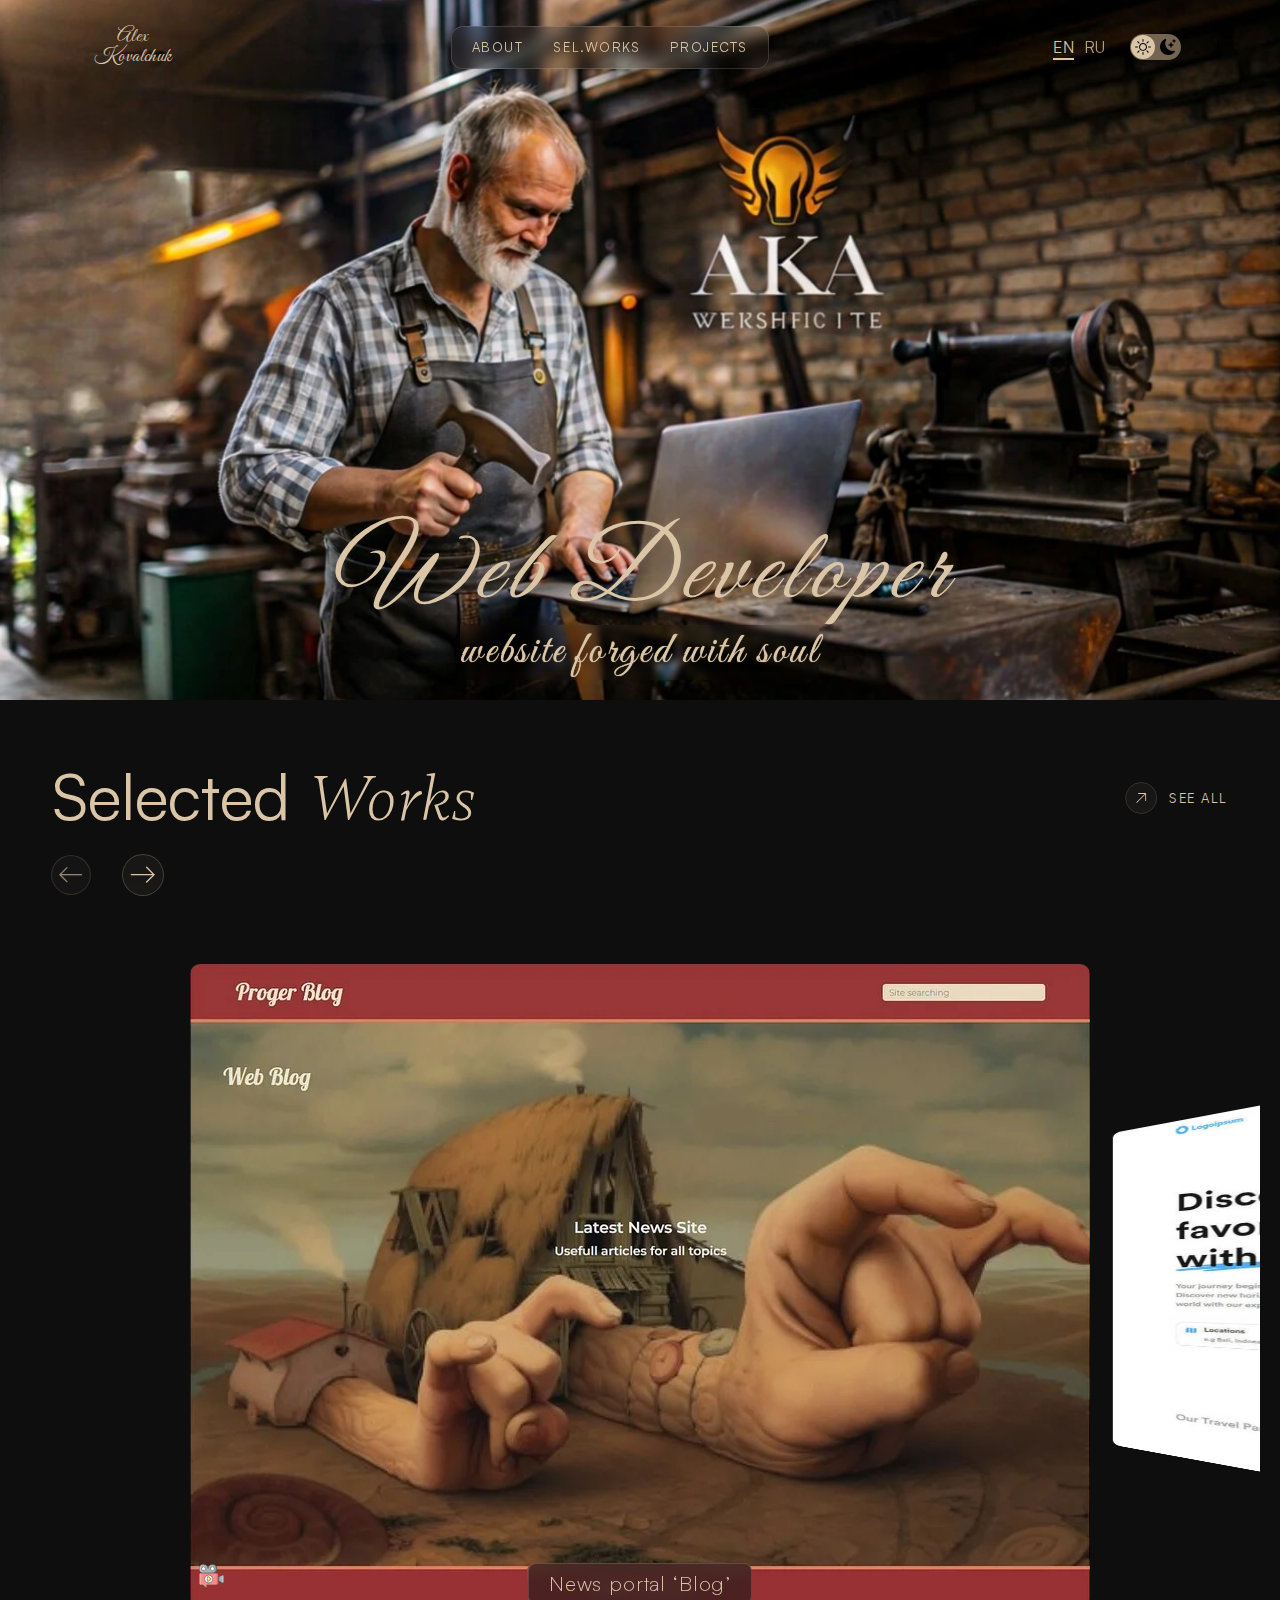
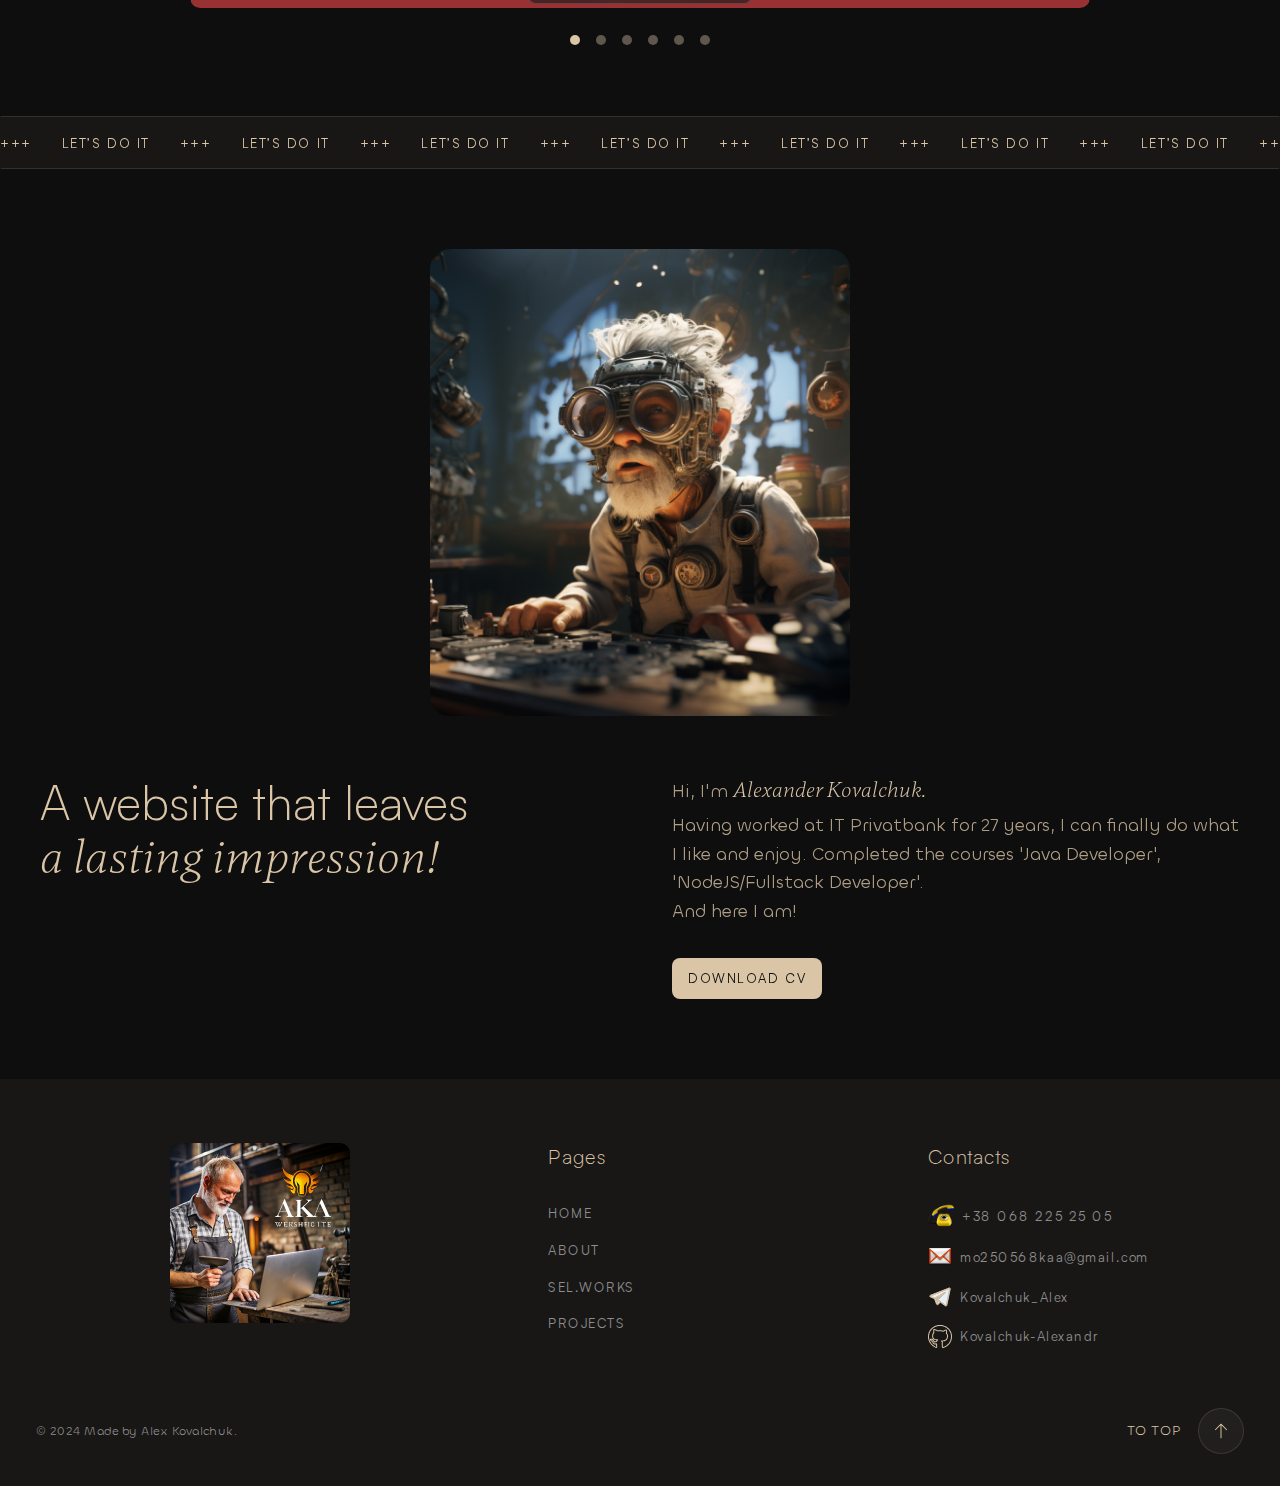
<file: index.html>
<!DOCTYPE html>
<html lang="en">
<head>
    <meta charset="UTF-8">
    <meta http-equiv="X-UA-Compatible" content="IE=edge">
    <meta name="viewport" content="width=device-width, initial-scale=1.0">
    <title>Freelancer portfolio</title>
    <link rel="stylesheet" href="./libs/swiper/swiper-bundle.min.css">
    <link rel="stylesheet" href="./css/main.css">

    <link rel="icon" sizes="260x260" type="image/x-icon" href="./img/favicon/aka/aka-logo-min.png">
	<link rel="apple-touch-icon" sizes="180x180" href="./img/favicon/aka/aka-logo-min.png">
</head>
<body class="dark">
    <!-- <nav class="nav ">
        <div class="container">
            <div class="nav-row">
                <a href="./index.html" class="logo">
                    <img src="./img/logo/aka-180.png" class="logo__img" width="48" alt="AKA Logo">
                    <strong>Freelancer</strong> portfolio
                    <span>alex<br>kovalchuk</span> 
                </a>

                <ul class="nav-list">
                    <li class="nav-lst__item"><a href="#" class="nav-list__link nav-list__link--active" data-lang="home">Home</a></li>
                    <li class="nav-list__item"><a href="#about" class="nav-list__link" data-lang="about">About</a></li>
                    <li class="nav-list__item"><a href="#works" class="nav-list__link" data-lang="selected">Sel.Works</a></li>
                    <li class="nav-list__item"><a href="./projects.html" class="nav-list__link" data-lang="projectsMenu">Projects</a></li>
                    <li class="nav-lst__item"><a href="./pages/contacts.html" class="nav-list__link" data-lang="contacts-mn">Contacts</a></li>
                </ul>

                <div class="nav-btn-set">
                    <div class="lang">
                        <a href="#" class="lang__item lang__item--active">EN</a>
                        <a href="#" class="lang__item ">RU</a>
                    </div>
    
                    <button class="dark-mode-btn ">
                        <img src="./img/icons/sun.svg" alt="Light mode" class="dark-mode-btn__icon">
                        <img src="./img/icons/moon.svg" alt="Dark mode" class="dark-mode-btn__icon">
                    </button>
                </div>

            </div>
        </div>
    </nav> -->
   
    <header class="header ">
        <!-- <div class="container"> -->
            <nav class="nav ">
                <div class="container">
                    <div class="nav-row">
                        <a href="./index.html" class="logo">
                            <span>alex<br>kovalchuk</span> 
                        </a>

                        <ul class="nav-list nav-list-main">
                            <li class="nav-list__item"><a href="#about" class="nav-list__link" data-lang="about">About</a></li>
                            <li class="nav-list__item"><a href="#works" class="nav-list__link" data-lang="selected">Sel.Works</a></li>
                            <li class="nav-list__item"><a href="./projects.html" class="nav-list__link" data-lang="projectsMenu">Projects</a></li>
                        </ul>

                        <div class="nav-btn-set">
                            <div class="lang">
                                <a href="#" class="lang__item lang__item--active">EN</a>
                                <a href="#" class="lang__item ">RU</a>
                            </div>
            
                            <button class="dark-mode-btn ">
                                <img src="./img/icons/sun.svg" alt="Light mode" class="dark-mode-btn__icon">
                                <img src="./img/icons/moon.svg" alt="Dark mode" class="dark-mode-btn__icon">
                            </button>

                        </div>
                    </div>
                </div>
            </nav>

            <div class="header__wrapper">
                <h1 class="header__title" data-lang="aboutme">
                    <!-- <strong data-lang="greating">Hi, my name is <em data-lang="name">Alexander</em></strong><br> -->
                    a frontend developer
                </h1>
                <div class="header__text">
                    <p data-lang="slogan">with passion for learning and creating.</p>
                    <!-- для проверки, если понадобится несколько абзацев текста -->
                    <!-- <p>Далеко-далеко за словесными горами в стране гласных и согласных, живут рыбные тексты.
                        Эта переписывается взобравшись они запятых!</p>
                    <p>Lorem ipsum dolor sit amet consectetur, adipisicing elit. Similique consequuntur 
                        magnam ducimus corporis impedit dolore possimus architecto dolores voluptatibus 
                        dicta.</p> -->
                <!-- </div>
                <a href="#!" class="btn">Download CV</a> -->
                </div>
            </div>
    </header>

     <!-- <div class="gradient none">
        <div class="container"></div>
    </div> -->

    <main class=" ">
        <section class="works " id="works">
            <div class="container">
                <div class="works__header">
                    <h2 class="works__title" data-lang="projects">
                        Selected <span>Work</span>
                    </h2>

                    <a href="./projects.html" class="link works__link" data-lang="seeall">See all</a>
                </div>

                <!-- Grid -->
                <!-- <div class="works__grid"> -->
                    <div class="swiper-slider ">
                        <!-- Slider main container -->
                        <div class="swiper">
                            <!-- Additional required wrapper -->
                            <ul class="swiper-wrapper works__grid">
                                <!-- Slides -->
                                <!-- <div class="swiper-slide">
                                <div class="swiper-slide-text"> Slide 1</div>
                                    <img src="https://swiperjs.com/demos/images/nature-1.jpg" />
                                </div>
                                <div class="swiper-slide">
                                    <div class="swiper-slide-text"> Slide 2</div>
                                    <img src="https://swiperjs.com/demos/images/nature-2.jpg" />
                                </div>
                                <div class="swiper-slide">
                                    <div class="swiper-slide-text"> Slide 3</div>
                                    <img src="https://swiperjs.com/demos/images/nature-3.jpg" />
                                </div> -->
                            </ul>
                            
                            <div class="swiper-pagination"></div>
                        </div>
                        <!-- Navigation buttons -->
                        <div class="swiper-button-set">
                            <div class="swiper-button swiper-button-prev">
                                <!-- <img src="./img/ui/arrow_left-24.svg" alt="arrow left"> -->

                                <svg class="arrow arrow-left" fill="none" height="24" viewBox="0 0 24 24" width="24" xmlns="http://www.w3.org/2000/svg">
                                    <path d="M3.98909 11.75H20.25" stroke="" stroke-linecap="round"/>
                                    <path d="M8.79349 6.20649L3.25 11.75L8.79349 17.2935" stroke="" stroke-linecap="round"/>
                                </svg>
                            </div>

                            <div class="swiper-button swiper-button-next">
                                <!-- <img src="./img/ui/arrow_right-24.svg" alt="arrow right"> -->

                                <svg class="arrow arrow-right" fill="none" height="24" viewBox="0 0 24 24" width="24" xmlns="http://www.w3.org/2000/svg">
                                    <path d="M19.5109 11.75H3.25001" stroke="" stroke-linecap="round"/>
                                    <path d="M14.7065 6.20649L20.25 11.75L14.7065 17.2935" stroke="" stroke-linecap="round"/>
                                </svg>
                            </div>

                        </div>
                    </div>
                <!-- </div> -->
            </div>
        </section>

        <!-- <div class="container"> -->
            <!-- <h2 class="title-1" data-lang="projects">Projects</h2> -->
            <!-- <h2 class="h1" data-lang="projects">Selected <span>Works</span></h2> -->
            <!-- <ul class="projects"> -->
                <!-- <picture>
                    <source srcset="./img/premium/pict1.webp 1x, ./img/premium/pict1@2x.webp 2x" type="image/webp">
                    <source srcset="./img/premium/pict1.jpg 1x, ./img/premium/pict1@2x.jpg 2x" type="image/jpeg">
                    <img src="./img/premium/pict1.jpg" width="347"  height="399" alt="Male lifting weights">
                </picture> -->
                <!-- <li class="project" onclick="projectDetails(6)">
                    <a href="./project-page.html">
                        <picture>
                            <source srcset="./img/projects/blog_sm1.webp " type="image/webp">
                            <source srcset="./img/projects/blog_sm1.jpg " type="image/jpeg">
                            <img src="./img/projects/blog_sm1.jpg" alt="Project img" class="project__img">
                        </picture>
                        
                        <h3 class="project__title">Gaming streaming portal</h3>
                        <div class="project__icon">
                                <img src="./img/video/movie_camera_icon.svg" alt="Demo available">
                        </div>
                    </a>
                </li> -->
                <!--
                <li class="project" onclick="projectDetails(1)">
                    <a href="./project-page.html">
                        <img src="./img/projects/02.jpg" alt="Project img" class="project__img">
                        <h3 class="project__title">Video service</h3>
                    </a>
                </li>
            </ul>
        </div> -->

        <section class="banner ">
            <h2 class="visually-hidden">Banner</h2>
            <div class="container-wide">
                <div class="banner__row">
                    <div class="cta__banner-dots">+++</div>
                    <div class="cta__banner-text">Let’s do it</div>
                    <div class="cta__banner-dots">+++</div>
                    <div class="cta__banner-text">Let’s do it</div>
                    <div class="cta__banner-dots">+++</div>
                    <div class="cta__banner-text">Let’s do it</div>
                    <div class="cta__banner-dots">+++</div>
                    <div class="cta__banner-text">Let’s do it</div>
                    <div class="cta__banner-dots">+++</div>
                    <div class="cta__banner-text">Let’s do it</div>
                    <div class="cta__banner-dots">+++</div>
                    <div class="cta__banner-text">Let’s do it</div>
                    <div class="cta__banner-dots">+++</div>
                    <div class="cta__banner-text">Let’s do it</div>
                    <div class="cta__banner-dots">+++</div>
                    <div class="cta__banner-text">Let’s do it</div>
                    <div class="cta__banner-dots">+++</div>
                    <div class="cta__banner-text">Let’s do it</div>
                    <div class="cta__banner-dots">+++</div>
                    <div class="cta__banner-text">Let’s do it</div>
                    <div class="cta__banner-dots">+++</div>
                    <div class="cta__banner-text">Let’s do it</div>
                    <div class="cta__banner-dots">+++</div>
                    <div class="cta__banner-text">Let’s do it</div>
                    <!--<div class="cta__banner-dots">+++</div> -->
                </div>
            </div>
        </section>

        <section class="about " id="about">
            <div class="container">
                <div class="about__img ">
                    <img src="./img/about/Image.jpg" alt="about pict">
                </div>
                <div class="about__header ">
                    <h2 class="about__title" data-lang="slogan1">A website that leaves <span>a&nbsp;lasting impression!</span></h2>
                    <div class="about__content">
                        <div class="about__content-wrapper">
                            <span class="about__desc" data-lang="greating"></span>
                            <span class="about__name" data-lang="name"></span>
                            <p class="about__desc" data-lang="aboutdesc">
                                Hi, I'm Arik Andersson - a freelancer specializing in premium web design, development, and SEO services. I'm passionate about creating unique and effective solutions for my clients, and I bring a personal touch to every project. Let's work together to bring your vision to life!
                            </p>
                        </div>

                        <div class="about__social">
                            <a href="#!" class="btn btn-link" data-lang="download">Download CV</a>
                        </div>
                    </div>
                    
                </div>
            </div>
        </section>

    </main>

    <footer class="footer ">
        <div class="container">
            <div class="footer__menu">
                 <a href="#!" class="logo footer__logo">
                    <img src="./img/logo/aka-180.png" alt="logo" class="logo-img">
                 </a>

                 <nav class="footer__nav">
                    <h4 class="footer-nav-title" data-lang="pages">Pages</h4>
                    <ul class="footer-nav-list">
                        <li class="nav-item"><a href="#" class="footer-nav-link" data-lang="home">Home</a></li>
                        <li class="nav-item"><a href="#about" class="footer-nav-link" data-lang="about">About</a></li>
                        <li class="nav-item"><a href="#works" class="footer-nav-link" data-lang="selected">Sel.Works</a></li>
                        <li class="nav-item"><a href="./projects.html" class="footer-nav-link" data-lang="projectsMenu">Projects</a></li>
                    </ul>

                    <!-- <button class="nav__btn btn btn-link">Get in touch</button> -->
                 </nav>

                 <nav class="footer__nav footer__nav--contacts">
                    <h4 class="footer-nav-title" data-lang="contacts">Contacts</h4>
                    <ul class="footer-nav-list">
                        <li class="nav-item">
                            <a href="tel:+38062252505" class="footer-nav-link">
                                <img src="./img/social/yellow_phone_icon.png" width="26" alt="Phone">
                                <span>+38 068 225 25 05</span> 
                            </a></li>
                        <li class="nav-item">
                            <a href="mailto:mo250568kaa@gmail.com" target="_blank" class="footer-nav-link">
                                <img src="./img/social/gmail_icon.png" width="24" alt="Gmail">
                                mo250568kaa@gmail.com
                            </a>
                        </li>
                        <li class="nav-item">
                            <a href="https://t.me/Kovalchuk_Alex" target="_blank" class="footer-nav-link">
                                <img src="./img/social/telegram_icon.svg" width="24" alt="Telegram">
                                Kovalchuk_Alex
                            </a>
                        </li>
                        <li class="nav-item">
                            <a href="https://github.com/Kovalchuk-Alexandr" target="_blank"  class="footer-nav-link">
                                <img src="./img/social/github-icon-stroke1.svg" width="24" alt="Github">
                                Kovalchuk-Alexandr
                            </a>
                        </li>
                    </ul>
                 </nav>

            </div>

            <div class="footer__row">
                <div class="footer__copyright">© 2024 Made by Alex Kovalchuk.</div>
                <div class="footer__back-top">
                    <div class="btotop__text" data-lang="gotop">To Top</div>
                    <a href="#" class="btotop__btn">
                        <img class="btotop__btn-img" src="./img/ui/ui-arrow-top.svg" alt="back to home btn">
                    </a>
                </div>
            </div>
        </div>
        <!-- <div class="container">
            <div class="footer__wrapper">
                <ul class="social">
                    <li class="social__item"><a href="#!"><img src="./img/icons/vk.svg" alt="VK"></a></li>
                    <li class="social__item"><a href="#!"><img src="./img/icons/instagram.svg" alt="instagram"></a></li>
                    <li class="social__item"><a href="#!"><img src="./img/icons/twitter.svg" alt="twitter"></a></li>
                    <li class="social__item"><a href="https://github.com/Kovalchuk-Alexandr"><img src="./img/icons/gitHub.svg" alt="gitHub"></a></li>
                    <li class="social__item"><a href="#!"><img src="./img/icons/linkedIn.svg" alt="linkedIn"></a></li>
                </ul>
                <div class="copyright">
                    <p>© 2024 frontend-dev.com</p>
                </div>
            </div>
        </div> -->
    </footer>

    <!-- Библиотеки -->
    <!-- <script src="./libs/scrollreveal.js"></script> -->
    <script src="./libs/swiper/swiper-bundle.min.js"></script>

    <!-- Программный скрипт -->
    <!-- <script src="./js/modules/scroll-reveal.js"></script> -->
    <script src="./js/modules/swiper.js"></script>

    <script src="./js/projects.js"></script>
    <script src="./js/main.js"></script>
    
</body>
</html>
</file>
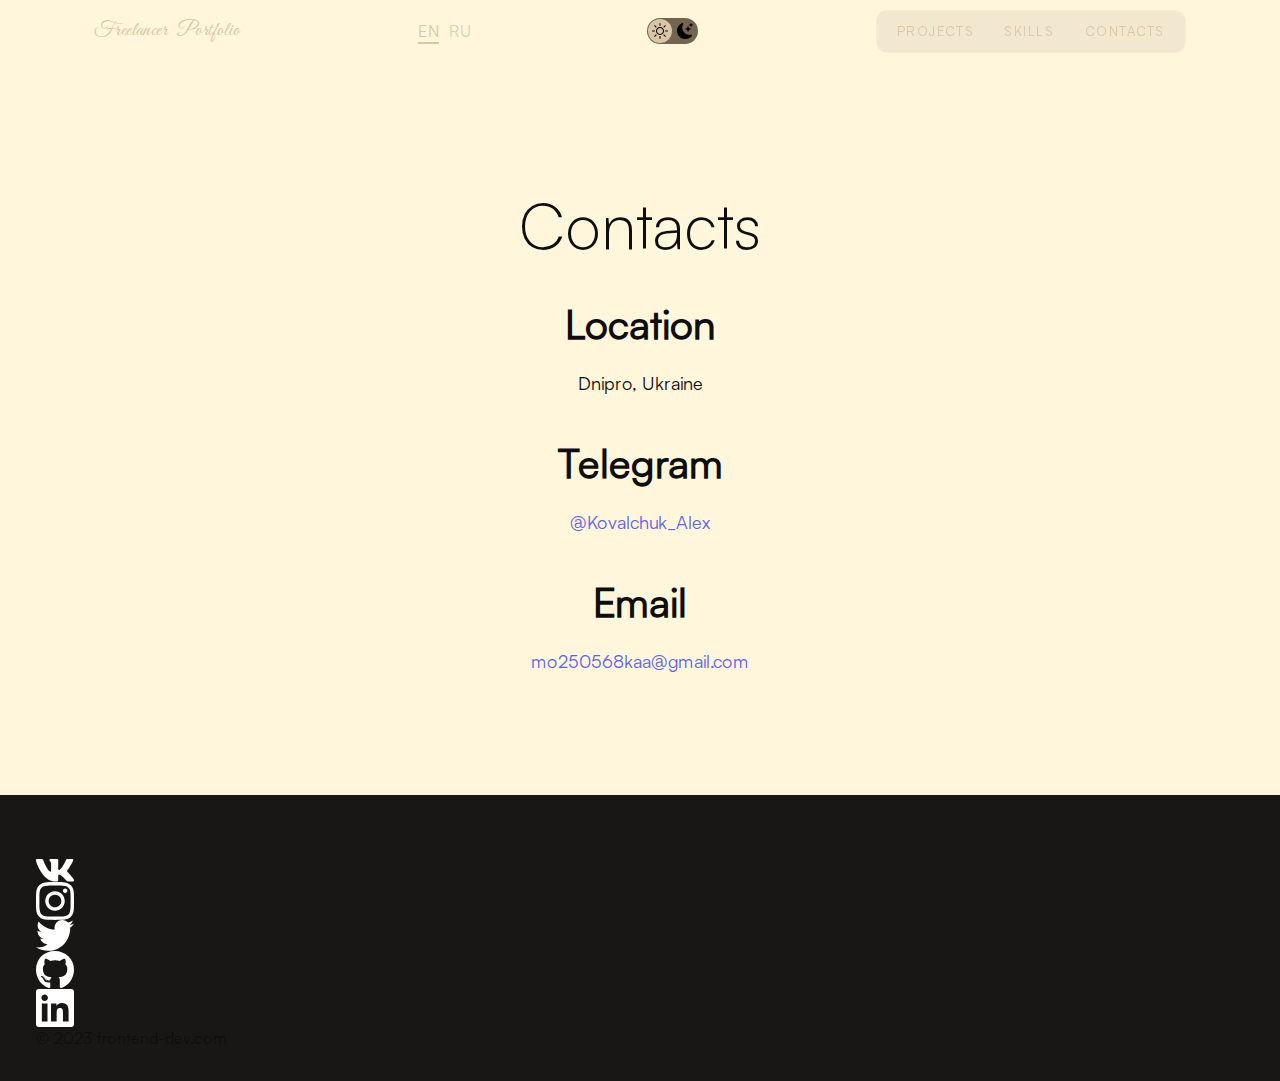
<file: contacts.html>
<!DOCTYPE html>
<html lang="en">
<head>
    <meta charset="UTF-8">
    <meta http-equiv="X-UA-Compatible" content="IE=edge">
    <meta name="viewport" content="width=device-width, initial-scale=1.0">
    <title>Freelancer portfolio</title>
    <link rel="stylesheet" href="./css/main.css">
</head>
<body>
    <nav class="nav ">
        <div class="container">
            <div class="nav-row">
                <a href="./index.html" class="logo"><strong>Freelancer</strong> portfolio</a>

                <div class="lang">
                    <a href="#" class="lang__item">EN</a>
                    <a href="#" class="lang__item lang__item--active">RU</a>
                </div>
                
                <button class="dark-mode-btn">
                    <img src="./img/icons/sun.svg" alt="Light mode" class="dark-mode-btn__icon">
                    <img src="./img/icons/moon.svg" alt="Dark mode" class="dark-mode-btn__icon">
                </button>

                <ul class="nav-list">
                    <li class="nav-lst__item"><a href="./index.html#projects" class="nav-list__link " data-lang="projects-mn">Projects</a></li>
                    <li class="nav-lst__item"><a href="./skills.html" class="nav-list__link " data-lang="skills-mn">Skills</a></li>
                    <li class="nav-lst__item"><a href="./contacts.html" class="nav-list__link nav-list__link--active" data-lang="contacts-mn">Contacts</a></li>
                </ul>
            </div>
        </div>
    </nav>
   
    <main class="section ">
        <div class="container">
                
            <h1 class="title-1" data-lang="contacts">Contacts</h1>
            
            <ul class="content-list">
                <li class="content-list__item">
                    <h2 class="title-2" data-lang="location">Location</h2>
                    <p data-lang="place">
                        Dnipro, Ukraine
                    </p>
                </li>
                <li class="content-list__item">
                    <h2 class="title-2">Telegram</h2>
                    <p><a href="https://t.me/Kovalchuk_Alex" target="_blank">@Kovalchuk_Alex</a></p>
                </li>
                <li class="content-list__item">
                    <h2 class="title-2">Email</h2>
                    <p>
                        <a href="mailto:mo250568kaa@gmail.com">mo250568kaa@gmail.com</a>
                    </p>
                </li>
            </ul>
            
        </div>

    </main>

    <footer class="footer">
        <div class="container">
            <div class="footer__wrapper">
                <ul class="social">
                    <li class="social__item"><a href="#!"><img src="./img/icons/vk.svg" alt="VK"></a></li>
                    <li class="social__item"><a href="#!"><img src="./img/icons/instagram.svg" alt="instagram"></a></li>
                    <li class="social__item"><a href="#!"><img src="./img/icons/twitter.svg" alt="twitter"></a></li>
                    <li class="social__item"><a href="https://github.com/Kovalchuk-Alexandr"><img src="./img/icons/gitHub.svg" alt="gitHub"></a></li>
                    <li class="social__item"><a href="#!"><img src="./img/icons/linkedIn.svg" alt="linkedIn"></a></li>
                </ul>
                <div class="copyright">
                    <p>© 2023 frontend-dev.com</p>
                </div>
            </div>
        </div>
    </footer>
    
    <script src="./js/projects.js"></script>
    <script src="./js/main.js"></script>
</body>
</html>
</file>
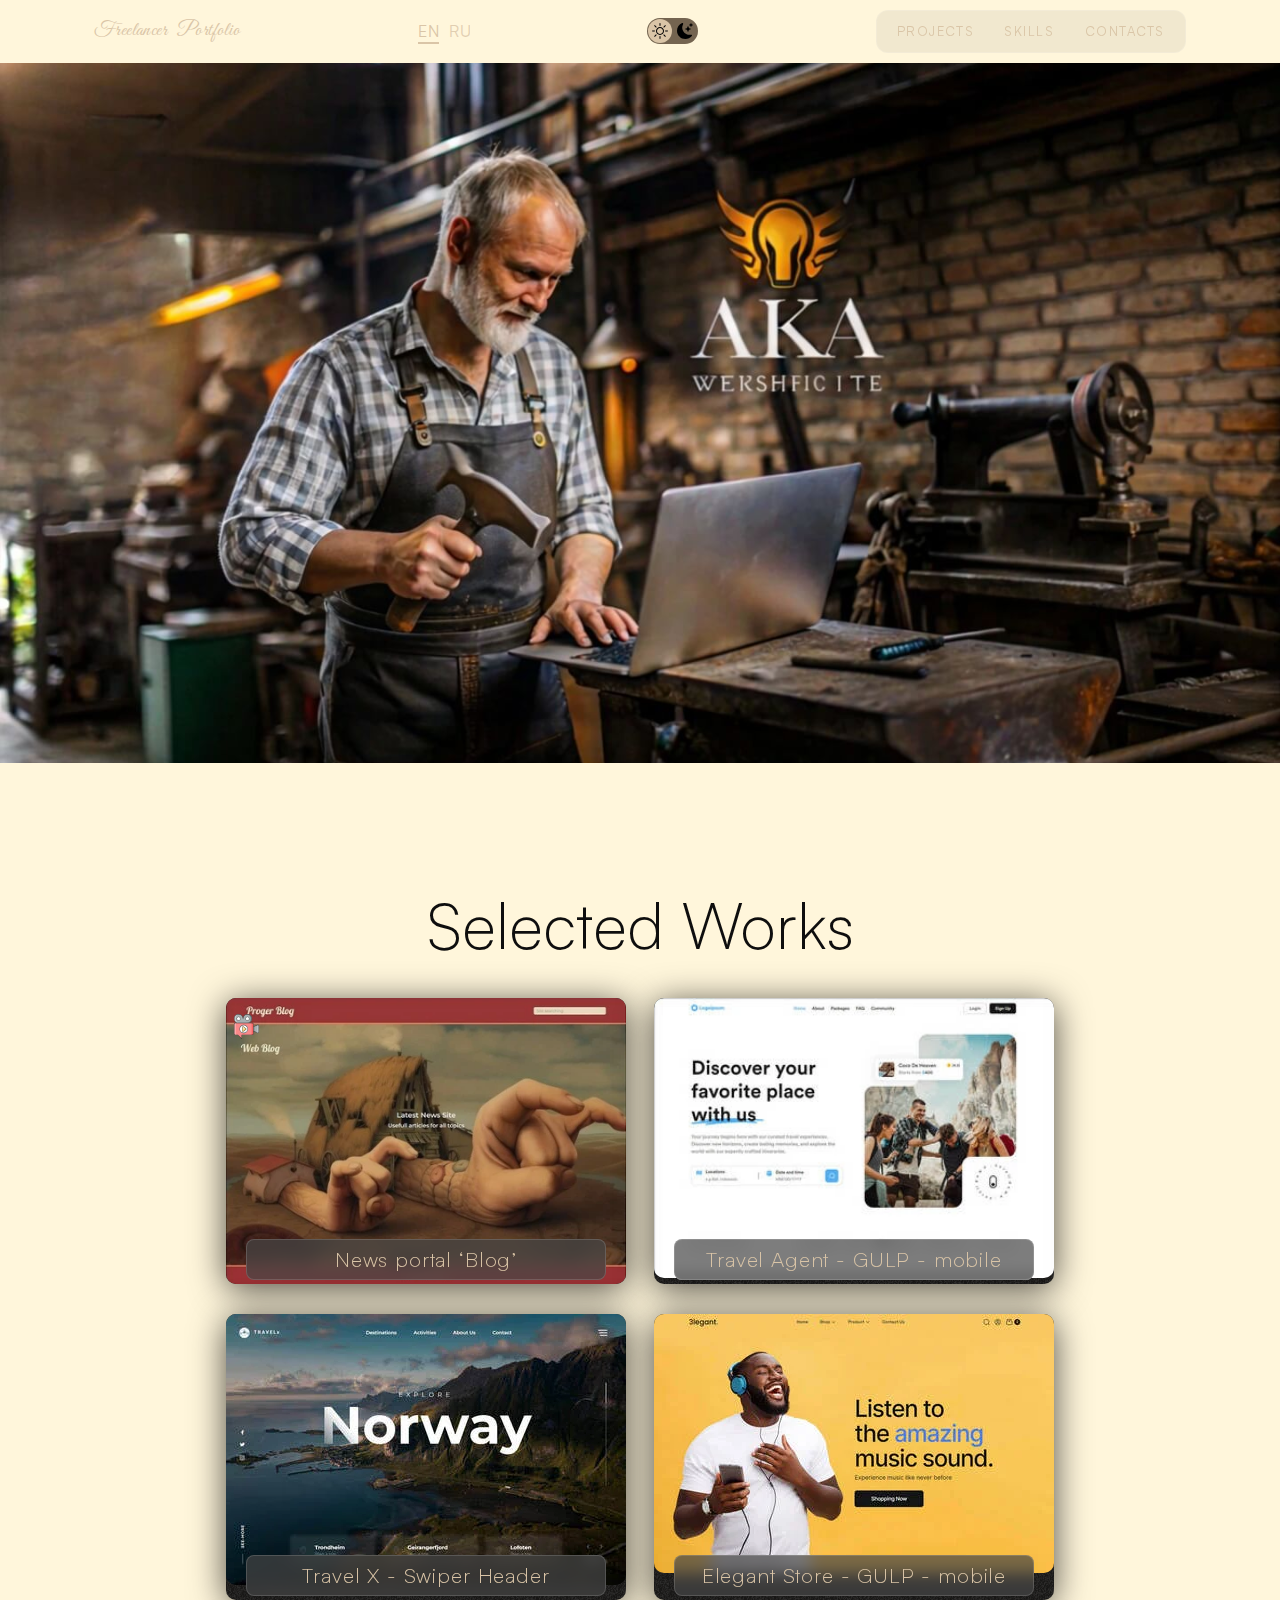
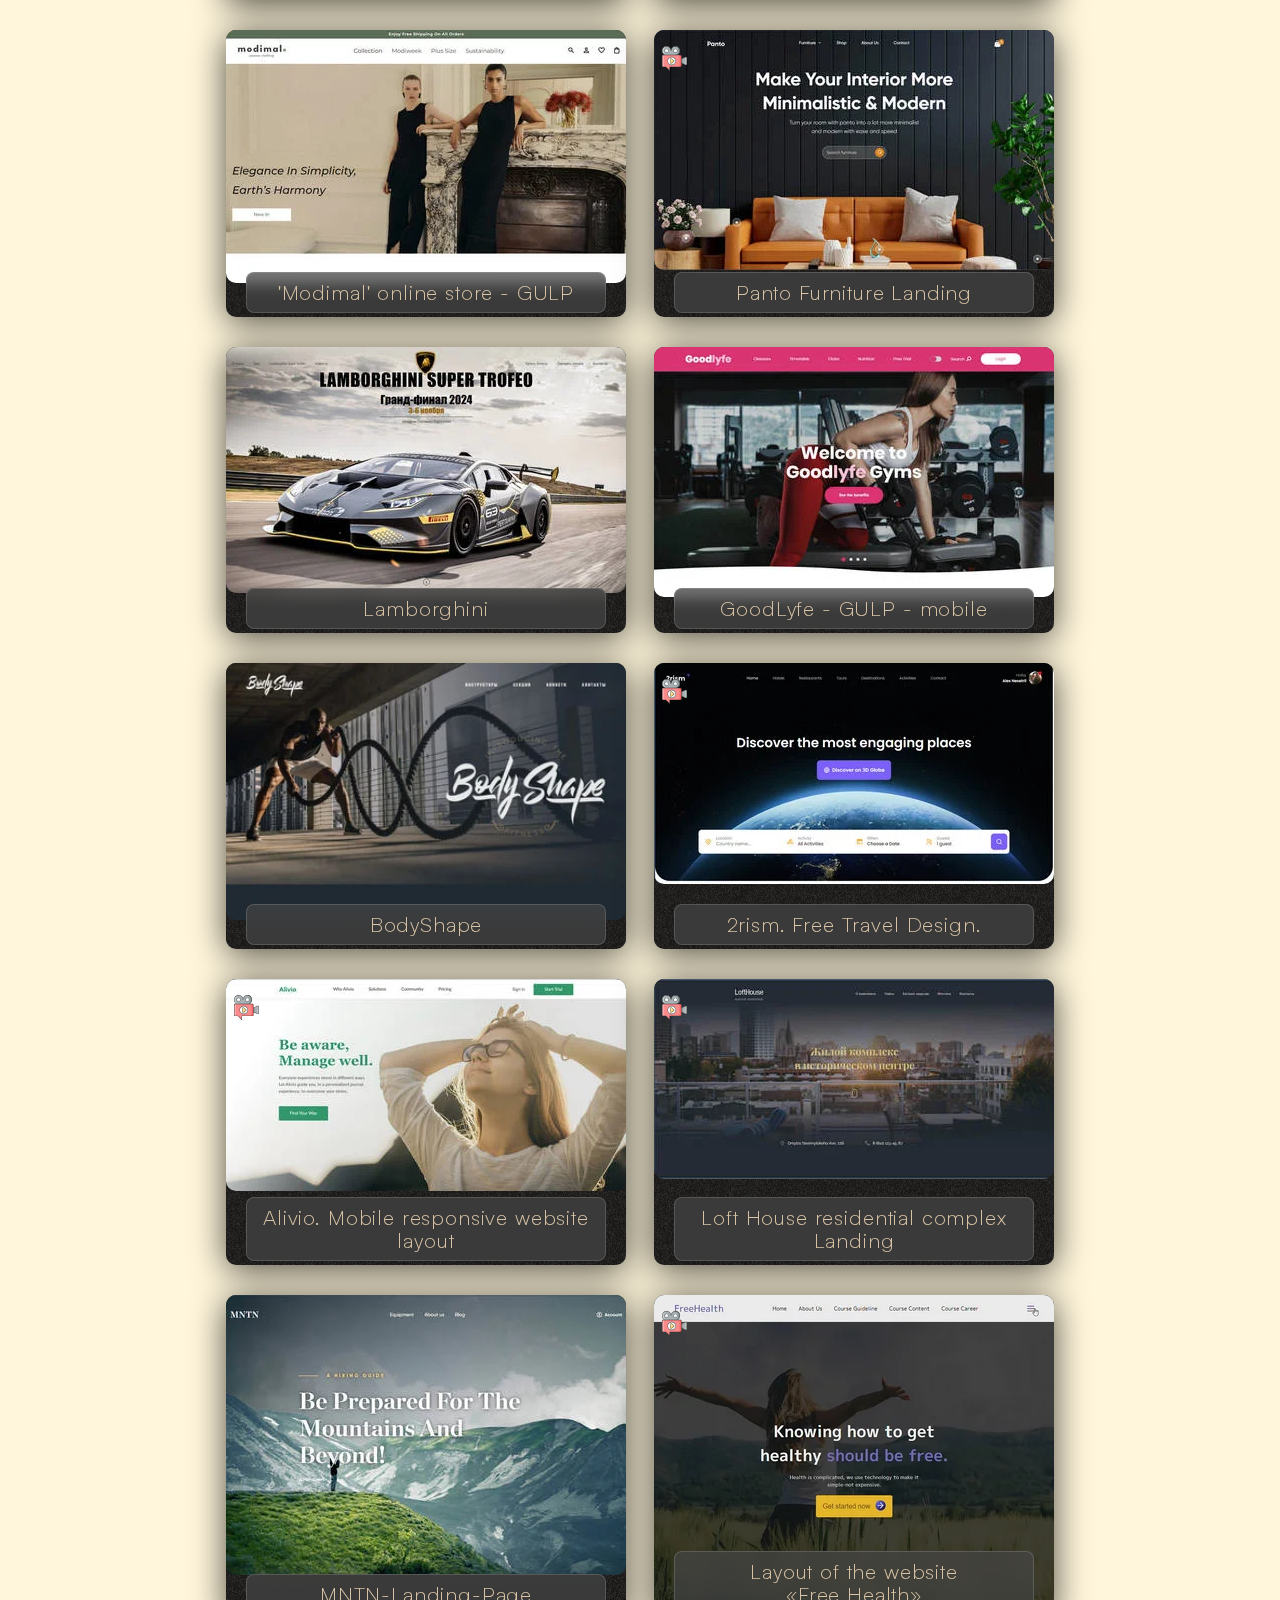
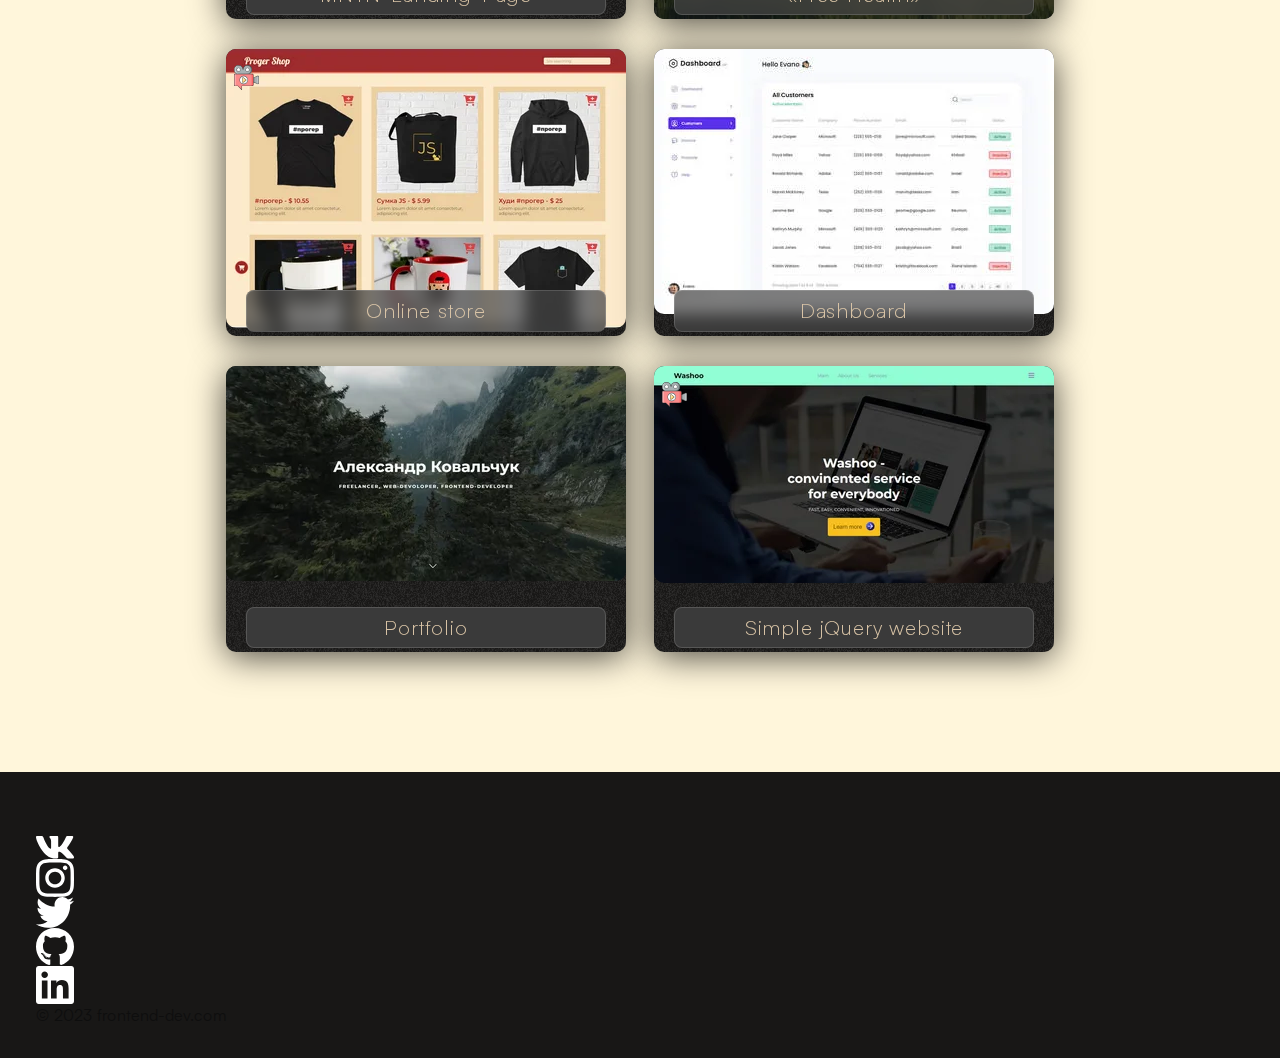
<file: index copy.html>
<!DOCTYPE html>
<html lang="en">
<head>
    <meta charset="UTF-8">
    <meta http-equiv="X-UA-Compatible" content="IE=edge">
    <meta name="viewport" content="width=device-width, initial-scale=1.0">
    <title>Freelancer portfolio</title>
    <link rel="stylesheet" href="./css/main.css">
</head>
<body>
    <nav class="nav ">
        <div class="container">
            <div class="nav-row">
                <a href="./index.html" class="logo"><strong>Freelancer</strong> portfolio</a>

                <div class="lang">
                    <a href="#" class="lang__item">EN</a>
                    <a href="#" class="lang__item lang__item--active">RU</a>
                </div>

                <button class="dark-mode-btn ">
                    <img src="./img/icons/sun.svg" alt="Light mode" class="dark-mode-btn__icon">
                    <img src="./img/icons/moon.svg" alt="Dark mode" class="dark-mode-btn__icon">
                </button>

                <ul class="nav-list">
                    <li class="nav-lst__item"><a href="./index.html" class="nav-list__link nav-list__link--active" data-lang="projects-mn">Projects</a></li>
                    <li class="nav-lst__item"><a href="./skills.html" class="nav-list__link" data-lang="skills-mn">Skills</a></li>
                    <li class="nav-lst__item"><a href="./contacts.html" class="nav-list__link" data-lang="contacts-mn">Contacts</a></li>
                </ul>

            </div>
        </div>
    </nav>
   
    <header class="header ">
        <div class="header__wrapper">
            <!-- <h1 class="header__title" data-lang="aboutme">
                <strong data-lang="greating">Hi, my name is <em data-lang="name">Alexander</em></strong><br>
                a frontend developer
            </h1>
            <div class="header__text">
                <p data-lang="slogan">with passion for learning and creating.</p> -->
                <!-- для проверки, если понадобится несколько абзацев текста -->
                <!-- <p>Далеко-далеко за словесными горами в стране гласных и согласных, живут рыбные тексты.
                     Эта переписывается взобравшись они запятых!</p>
                <p>Lorem ipsum dolor sit amet consectetur, adipisicing elit. Similique consequuntur 
                    magnam ducimus corporis impedit dolore possimus architecto dolores voluptatibus 
                    dicta.</p> -->
            </div>
            <!-- <a href="#!" class="btn">Download CV</a> -->
        </div>
    </header>

    <main class="section ">
        <div class="container">
            <h2 class="title-1" data-lang="projects">Projects</h2>
            <ul class="projects">
                <!-- <li class="project" onclick="projectDetails(0)">
                    <a href="./project-page.html">
                        <img src="./img/projects/01.jpg" alt="Project img" class="project__img">
                        <h3 class="project__title">Gaming streaming portal</h3>
                    </a>
                </li>
                <li class="project" onclick="projectDetails(1)">
                    <a href="./project-page.html">
                        <img src="./img/projects/02.jpg" alt="Project img" class="project__img">
                        <h3 class="project__title">Video service</h3>
                    </a>
                </li>
                <li class="project" onclick="projectDetails(2)">
                    <a href="./project-page.html">
                        <img src="./img/projects/03.jpg" alt="Project img" class="project__img">
                        <h3 class="project__title">Video portal</h3>
                    </a>
                </li>
                <li class="project" onclick="projectDetails(3)">
                    <a href="./project-page.html">
                        <img src="./img/projects/04.jpg" alt="Project img" class="project__img">
                        <h3 class="project__title">Dating app</h3>
                    </a>
                </li>
                <li class="project" onclick="projectDetails(4)">
                    <a href="./project-page.html">
                        <img src="./img/projects/05.jpg" alt="Project img" class="project__img">
                        <h3 class="project__title">Landing</h3>
                    </a>
                </li>
                <li class="project" onclick="projectDetails(5)">
                    <a href="./project-page.html">
                        <img src="./img/projects/06.jpg" alt="Project img" class="project__img">
                        <h3 class="project__title">Gaming community</h3>
                    </a>
                </li> -->
            </ul>
        </div>

    </main>

    <footer class="footer">
        <div class="container">
            <div class="footer__wrapper">
                <ul class="social">
                    <li class="social__item"><a href="#!"><img src="./img/icons/vk.svg" alt="VK"></a></li>
                    <li class="social__item"><a href="#!"><img src="./img/icons/instagram.svg" alt="instagram"></a></li>
                    <li class="social__item"><a href="#!"><img src="./img/icons/twitter.svg" alt="twitter"></a></li>
                    <li class="social__item"><a href="https://github.com/Kovalchuk-Alexandr"><img src="./img/icons/gitHub.svg" alt="gitHub"></a></li>
                    <li class="social__item"><a href="#!"><img src="./img/icons/linkedIn.svg" alt="linkedIn"></a></li>
                </ul>
                <div class="copyright">
                    <p>© 2023 frontend-dev.com</p>
                </div>
            </div>
        </div>
    </footer>

    <script src="./js/projects.js"></script>
    <script src="./js/main.js"></script>
    
</body>
</html>
</file>
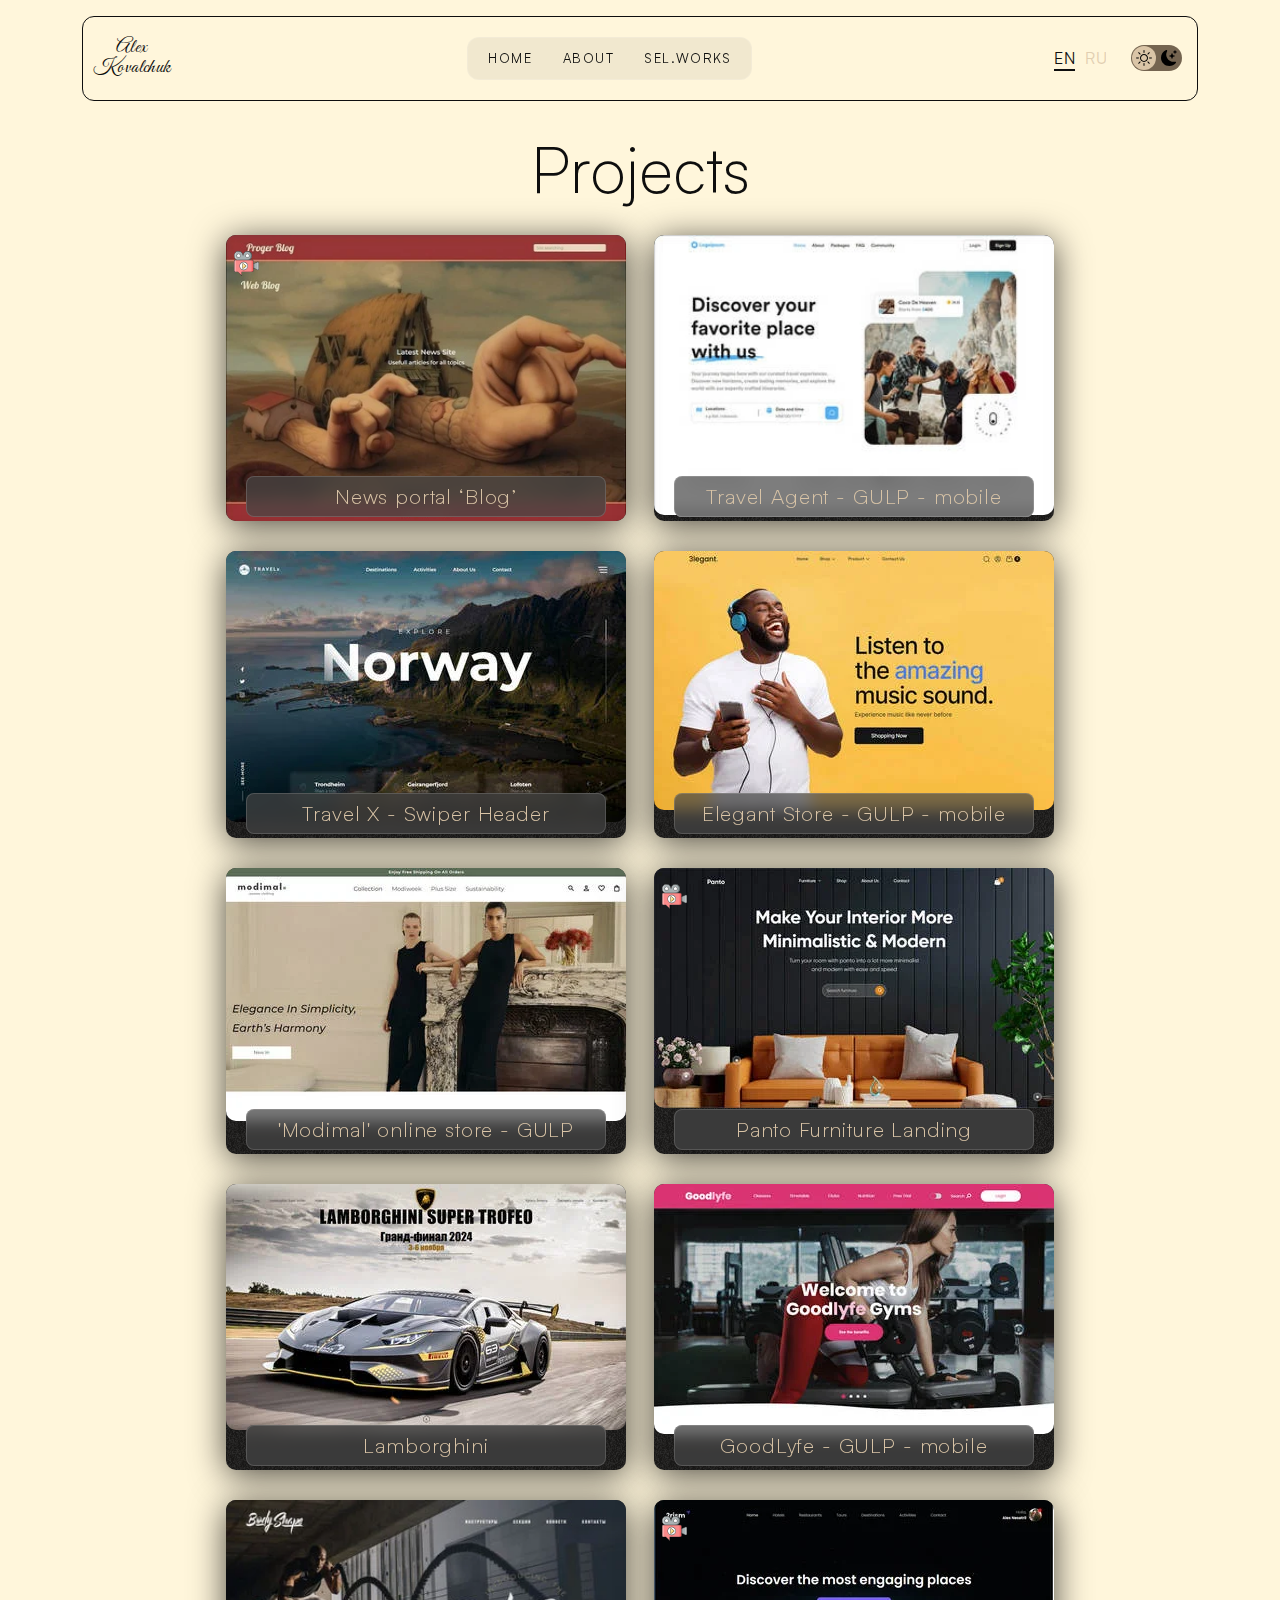
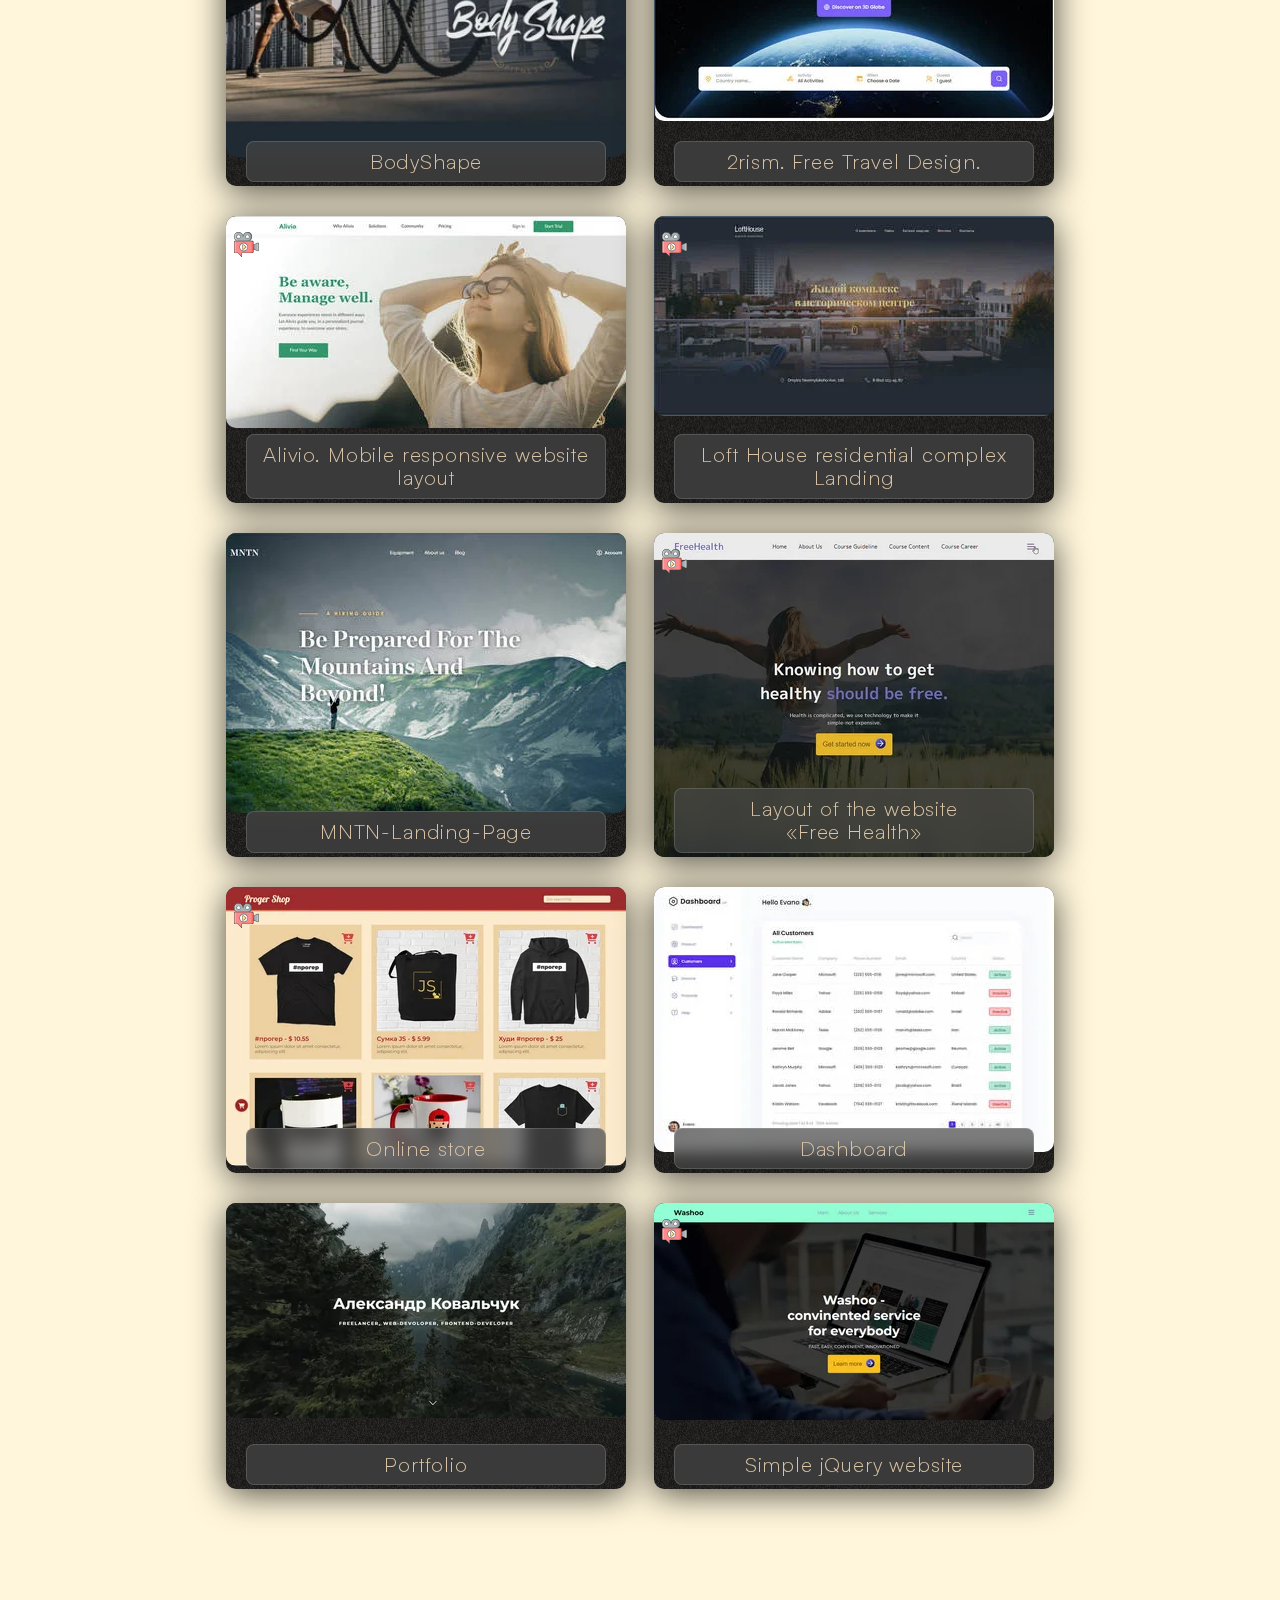
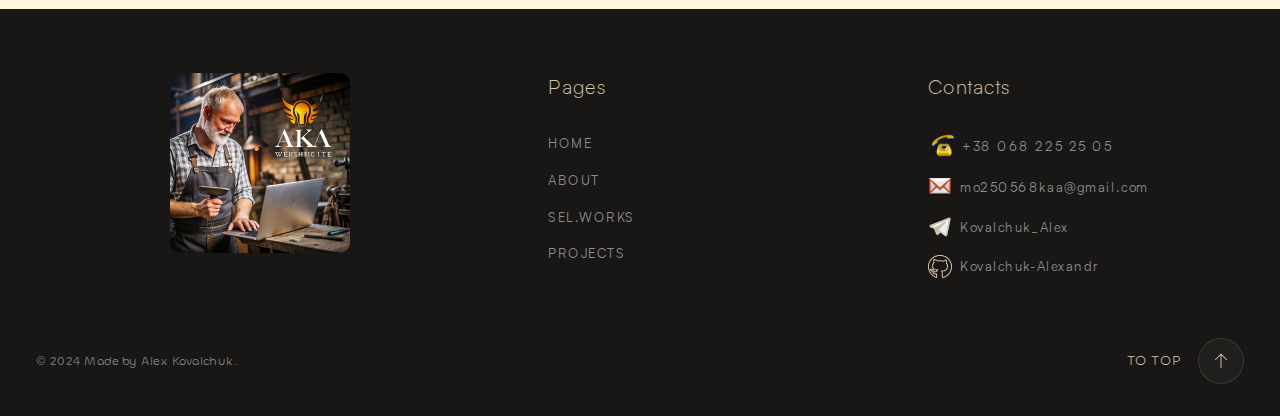
<file: projects.html>
<!DOCTYPE html>
<html lang="en">
<head>
    <meta charset="UTF-8">
    <meta http-equiv="X-UA-Compatible" content="IE=edge">
    <meta name="viewport" content="width=device-width, initial-scale=1.0">
    <title>Freelancer portfolio</title>
    <link rel="stylesheet" href="./css/main.css">

    <link rel="icon" sizes="260x260" type="image/x-icon" href="./img/favicon/aka/aka-logo-min.png">
	<link rel="apple-touch-icon" sizes="180x180" href="./img/favicon/aka/aka-logo-min.png">
</head>
<body>
    <div class="nav-wrapper">
        <div class="container">
            <nav class="nav nav-projects">
                <div class="nav-row">
                    <a href="./index.html" class="logo">
                        <!-- <img src="./img/logo/aka-180.png" class="logo__img" width="48" alt="AKA Logo"> -->
                        <span>alex<br>kovalchuk</span>
                    </a>

                    <ul class="nav-list nav-list-projects">
                        <li class="nav-list__item"><a href="./index.html#" class="nav-list__link nav-list__link" data-lang="home">Home</a></li>
                        <li class="nav-list__item"><a href="./index.html#about" class="nav-list__link nav-list__link" data-lang="about">About</a></li>
                        <li class="nav-list__item"><a href="./index.html#works" class="nav-list__link" data-lang="selected">Sel.Works</a></li>
                        <!-- <li class="nav-list__item"><a href="./contacts.html" class="nav-list__link" data-lang="contacts-mn">Contacts</a></li> -->
                    </ul>

                    <div class="nav-btn-set">
                        <div class="lang">
                            <a href="#" class="lang__item">EN</a>
                            <a href="#" class="lang__item lang__item--active">RU</a>
                        </div>
        
                        <button class="dark-mode-btn ">
                            <img src="./img/icons/sun.svg" alt="Light mode" class="dark-mode-btn__icon">
                            <img src="./img/icons/moon.svg" alt="Dark mode" class="dark-mode-btn__icon">
                        </button>

                    </div>
                </div>
            </nav>
        </div>
   </div>

    <main class="section section-projects" id="projects">
        <div class="container">
            <h1 class="h1" data-lang="projectsMenu">Projects</h1>

            <ul class="projects">
                <!-- <picture>
                    <source srcset="./img/premium/pict1.webp 1x, ./img/premium/pict1@2x.webp 2x" type="image/webp">
                    <source srcset="./img/premium/pict1.jpg 1x, ./img/premium/pict1@2x.jpg 2x" type="image/jpeg">
                    <img src="./img/premium/pict1.jpg" width="347"  height="399" alt="Male lifting weights">
                </picture> -->
                <!-- <li class="project" onclick="projectDetails(6)">
                    <a href="./project-page.html">
                        <picture>
                            <source srcset="./img/projects/blog_sm1.webp " type="image/webp">
                            <source srcset="./img/projects/blog_sm1.jpg " type="image/jpeg">
                            <img src="./img/projects/blog_sm1.jpg" alt="Project img" class="project__img">
                        </picture>
                        
                        <h3 class="project__title">Gaming streaming portal</h3>
                        <div class="project__icon">
                                <img src="./img/video/movie_camera_icon.svg" alt="Demo available">
                        </div>
                    </a>
                </li> -->
                <!--
                <li class="project" onclick="projectDetails(1)">
                    <a href="./project-page.html">
                        <img src="./img/projects/02.jpg" alt="Project img" class="project__img">
                        <h3 class="project__title">Video service</h3>
                    </a>
                </li>
                                
                <li class="project" onclick="projectDetails(5)">
                    <a href="./project-page.html">
                        <img src="./img/projects/06.jpg" alt="Project img" class="project__img">
                        <h3 class="project__title">Gaming community</h3>
                    </a>
                </li> -->
            </ul>
        </div>

    </main>

    <footer class="footer"> 
        <div class="container-footer">
            <div class="footer__menu">
                 <a href="#!" class="logo footer__logo">
                    <img src="./img/logo/aka-180.png" alt="logo" class="logo-img">
                 </a>

                 <nav class="footer__nav">
                    <h4 class="footer-nav-title" data-lang="pages">Pages</h4>
                    <ul class="footer-nav-list">
                        <li class="nav-item"><a href="./index.html#" class="footer-nav-link" data-lang="home">Home</a></li>
                        <li class="nav-item"><a href="./index.html#about" class="footer-nav-link" data-lang="about">About</a></li>
                        <li class="nav-item"><a href="./index.html#works" class="footer-nav-link" data-lang="selected">Sel.Works</a></li>
                        <li class="nav-item"><a href="#" class="footer-nav-link" data-lang="projectsMenu" >Projects</a></li>
                    </ul>

                    <!-- <button class="nav__btn btn btn-link">Get in touch</button> -->
                 </nav>

                 <nav class="footer__nav footer__nav--contacts">
                    <h4 class="footer-nav-title" data-lang="contacts">Contacts</h4>
                    <ul class="footer-nav-list">
                        <li class="nav-item">
                            <a href="tel:+38062252505" class="footer-nav-link">
                                <img src="./img/social/yellow_phone_icon.png" width="26" alt="Phone">
                                <span>+38 068 225 25 05</span> 
                            </a></li>
                        <li class="nav-item">
                            <a href="mailto:mo250568kaa@gmail.com" target="_blank" class="footer-nav-link">
                                <img src="./img/social/gmail_icon.png" width="24" alt="Gmail">
                                mo250568kaa@gmail.com
                            </a>
                        </li>
                        <li class="nav-item">
                            <a href="https://t.me/Kovalchuk_Alex" target="_blank" class="footer-nav-link">
                                <img src="./img/social/telegram_icon.svg" width="24" alt="Telegram">
                                Kovalchuk_Alex
                            </a>
                        </li>
                        <li class="nav-item">
                            <a href="https://github.com/Kovalchuk-Alexandr" target="_blank"  class="footer-nav-link">
                                <img src="./img/social/github-icon-stroke1.svg" width="24" alt="Github">
                                Kovalchuk-Alexandr
                            </a>
                        </li>
                    </ul>
                 </nav>

            </div>

            <div class="footer__row">
                <div class="footer__copyright">© 2024 Made by Alex Kovalchuk.</div>
                <div class="footer__back-top">
                    <div class="btotop__text" data-lang="gotop">To Top</div>
                    <a href="#" class="btotop__btn">
                        <img class="btotop__btn-img" src="./img/ui/ui-arrow-top.svg" alt="back to home btn">
                    </a>
                </div>
            </div>
        </div>
    </footer> 

    <script src="./js/projects.js"></script>
    <script src="./js/main.js"></script>
    
</body>
</html>
</file>
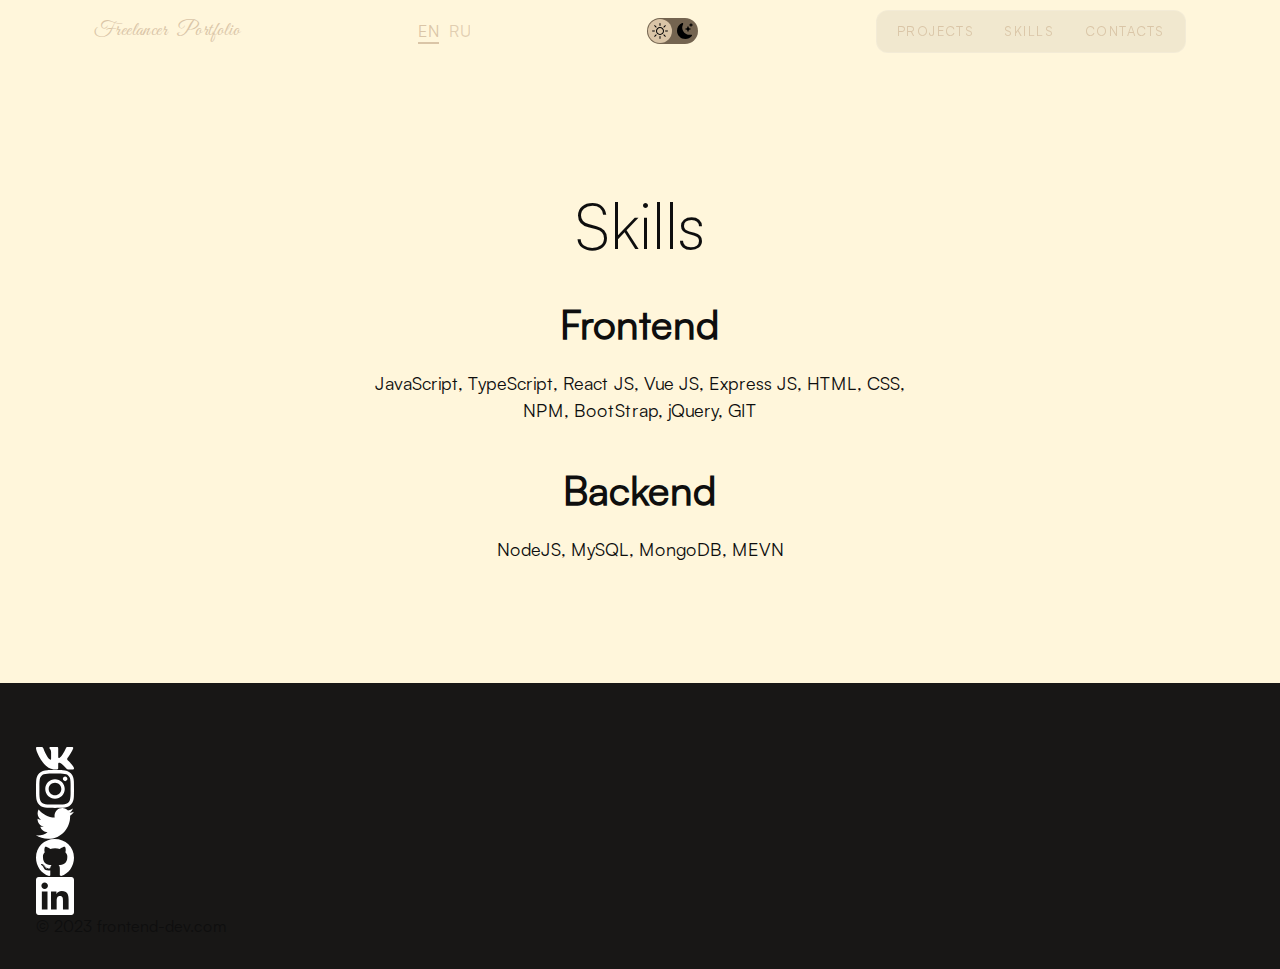
<file: skills.html>
<!DOCTYPE html>
<html lang="en">
<head>
    <meta charset="UTF-8">
    <meta http-equiv="X-UA-Compatible" content="IE=edge">
    <meta name="viewport" content="width=device-width, initial-scale=1.0">
    <title>Freelancer portfolio</title>
    <link rel="stylesheet" href="./css/main.css">
</head>
<body>
    <nav class="nav ">
        <div class="container">
            <div class="nav-row">
                <a href="./index.html" class="logo"><strong>Freelancer</strong> portfolio</a>
                
                <div class="lang">
                    <a href="#" class="lang__item">EN</a>
                    <a href="#" class="lang__item lang__item--active">RU</a>
                </div>

                <button class="dark-mode-btn ">
                    <img src="./img/icons/sun.svg" alt="Light mode" class="dark-mode-btn__icon">
                    <img src="./img/icons/moon.svg" alt="Dark mode" class="dark-mode-btn__icon">
                </button>

                <ul class="nav-list">
                    <li class="nav-lst__item"><a href="./index.html#projects" class="nav-list__link " data-lang="projects-mn">Projects</a></li>
                    <li class="nav-lst__item"><a href="./skills.html" class="nav-list__link nav-list__link--active" data-lang="skills-mn">Skills</a></li>
                    <li class="nav-lst__item"><a href="./contacts.html" class="nav-list__link" data-lang="contacts-mn">Contacts</a></li>
                </ul>
            </div>
        </div>
    </nav>
   
    <main class="section ">
        <div class="container">
                
            <h1 class="title-1" data-lang="skills">Skills</h1>
            
            <ul class="content-list">
                <li class="content-list__item">
                    <h2 class="title-2">Frontend</h2>
                    <p>
                        JavaScript, TypeScript, React JS, Vue JS, Express JS, HTML, CSS, NPM, BootStrap, jQuery, GIT
                    </p>
                </li>
                <li class="content-list__item">
                    <h2 class="title-2">Backend</h2>
                    <p>
                        NodeJS, MySQL, MongoDB, MEVN
                    </p>
                </li>
            </ul>
            
        </div>

    </main>

    <footer class="footer">
        <div class="container">
            <div class="footer__wrapper">
                <ul class="social">
                    <li class="social__item"><a href="#!"><img src="./img/icons/vk.svg" alt="VK"></a></li>
                    <li class="social__item"><a href="#!"><img src="./img/icons/instagram.svg" alt="instagram"></a></li>
                    <li class="social__item"><a href="#!"><img src="./img/icons/twitter.svg" alt="twitter"></a></li>
                    <li class="social__item"><a href="https://github.com/Kovalchuk-Alexandr"><img src="./img/icons/gitHub.svg" alt="gitHub"></a></li>
                    <li class="social__item"><a href="#!"><img src="./img/icons/linkedIn.svg" alt="linkedIn"></a></li>
                </ul>
                <div class="copyright">
                    <p>© 2023 frontend-dev.com</p>
                </div>
            </div>
        </div>
    </footer>

    <script src="./js/projects.js"></script>
    <script src="./js/main.js"></script>
</body>
</html>
</file>
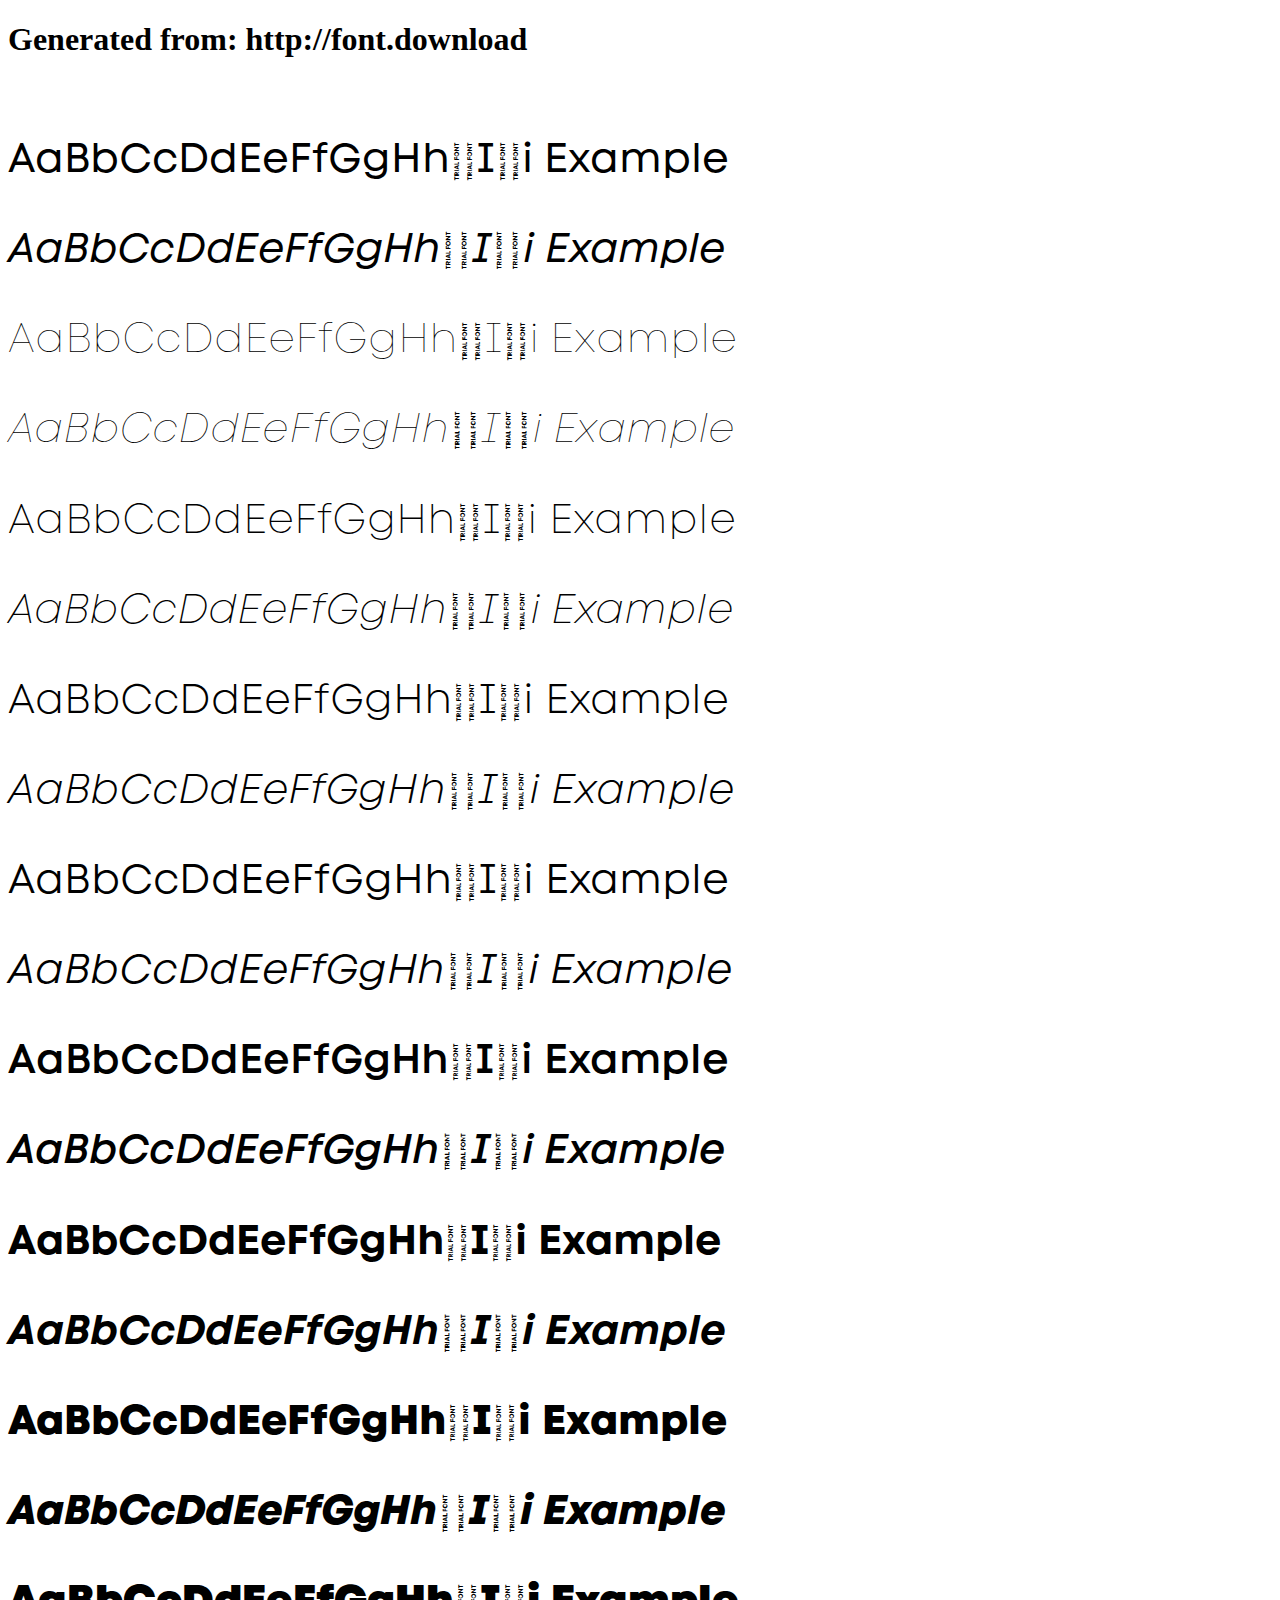
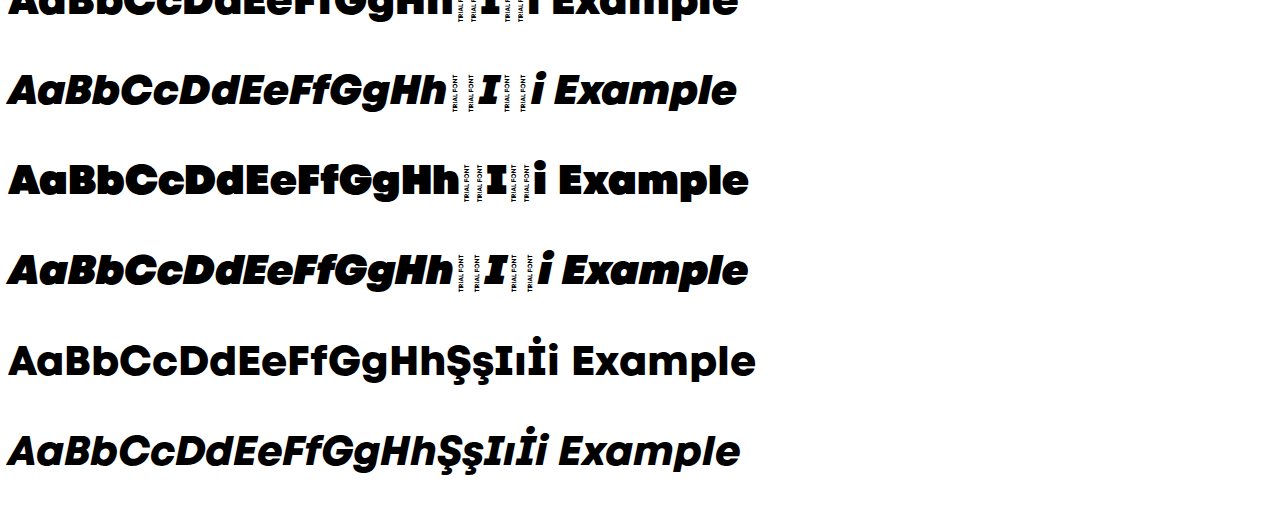
<file: fonts/code-next-trial/example.html>
<!DOCTYPE html>
<html xmlns="http://www.w3.org/1999/xhtml">
<head>
    <meta http-equiv="Content-Type" content="text/html; charset=utf-8"/>
    <link rel="stylesheet" type="text/css"
          href="style.css"/>
</head>

<body>

<h1>Generated from: http://font.download</h1><br/>
<h1 style="font-family:'Code Next-Trial Regular';font-weight:normal;font-size:42px">AaBbCcDdEeFfGgHhŞşIıİi Example</h1>
<h1 style="font-family:'Code Next-Trial Regular Italic';font-weight:normal;font-size:42px">AaBbCcDdEeFfGgHhŞşIıİi Example</h1>
<h1 style="font-family:'Code Next-Trial Hairline';font-weight:normal;font-size:42px">AaBbCcDdEeFfGgHhŞşIıİi Example</h1>
<h1 style="font-family:'Code Next-Trial Hairline Italic';font-weight:normal;font-size:42px">AaBbCcDdEeFfGgHhŞşIıİi Example</h1>
<h1 style="font-family:'Code Next-Trial Thin';font-weight:normal;font-size:42px">AaBbCcDdEeFfGgHhŞşIıİi Example</h1>
<h1 style="font-family:'Code Next-Trial Thin Italic';font-weight:normal;font-size:42px">AaBbCcDdEeFfGgHhŞşIıİi Example</h1>
<h1 style="font-family:'Code Next-Trial Light';font-weight:normal;font-size:42px">AaBbCcDdEeFfGgHhŞşIıİi Example</h1>
<h1 style="font-family:'Code Next-Trial Light Italic';font-weight:normal;font-size:42px">AaBbCcDdEeFfGgHhŞşIıİi Example</h1>
<h1 style="font-family:'Code Next-Trial Book';font-weight:normal;font-size:42px">AaBbCcDdEeFfGgHhŞşIıİi Example</h1>
<h1 style="font-family:'Code Next-Trial Book Italic';font-weight:normal;font-size:42px">AaBbCcDdEeFfGgHhŞşIıİi Example</h1>
<h1 style="font-family:'Code Next-Trial SemiBold';font-weight:normal;font-size:42px">AaBbCcDdEeFfGgHhŞşIıİi Example</h1>
<h1 style="font-family:'Code Next-Trial SemiBold Italic';font-weight:normal;font-size:42px">AaBbCcDdEeFfGgHhŞşIıİi Example</h1>
<h1 style="font-family:'Code Next-Trial Bold';font-weight:normal;font-size:42px">AaBbCcDdEeFfGgHhŞşIıİi Example</h1>
<h1 style="font-family:'Code Next-Trial Bold Italic';font-weight:normal;font-size:42px">AaBbCcDdEeFfGgHhŞşIıİi Example</h1>
<h1 style="font-family:'Code Next-Trial ExtraBold';font-weight:normal;font-size:42px">AaBbCcDdEeFfGgHhŞşIıİi Example</h1>
<h1 style="font-family:'Code Next-Trial ExtraBold Italic';font-weight:normal;font-size:42px">AaBbCcDdEeFfGgHhŞşIıİi Example</h1>
<h1 style="font-family:'Code Next-Trial Heavy';font-weight:normal;font-size:42px">AaBbCcDdEeFfGgHhŞşIıİi Example</h1>
<h1 style="font-family:'Code Next-Trial Heavy Italic';font-weight:normal;font-size:42px">AaBbCcDdEeFfGgHhŞşIıİi Example</h1>
<h1 style="font-family:'Code Next-Trial Black';font-weight:normal;font-size:42px">AaBbCcDdEeFfGgHhŞşIıİi Example</h1>
<h1 style="font-family:'Code Next-Trial Black Italic';font-weight:normal;font-size:42px">AaBbCcDdEeFfGgHhŞşIıİi Example</h1>
<h1 style="font-family:'Code Next ExtraBold';font-weight:normal;font-size:42px">AaBbCcDdEeFfGgHhŞşIıİi Example</h1>
<h1 style="font-family:'Code Next ExtraBold Italic';font-weight:normal;font-size:42px">AaBbCcDdEeFfGgHhŞşIıİi Example</h1>


</body>
</html>
</file>
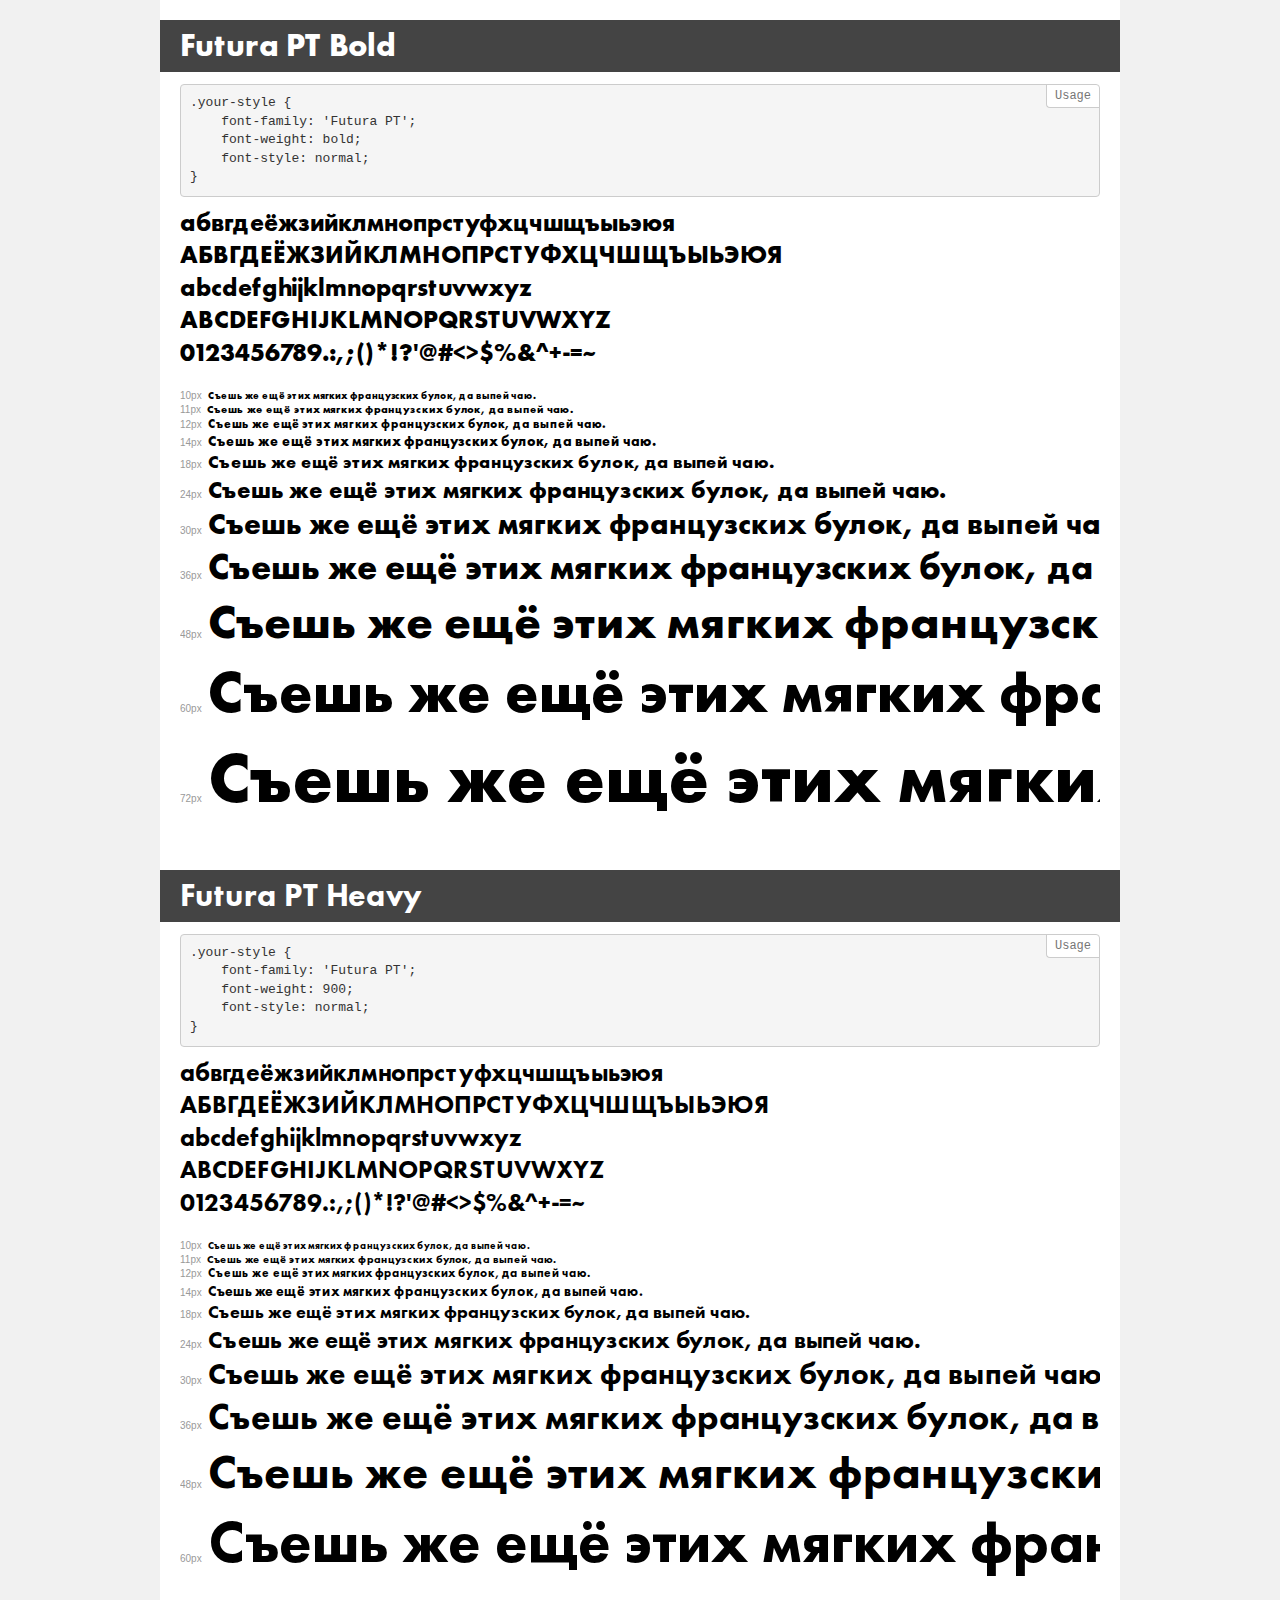
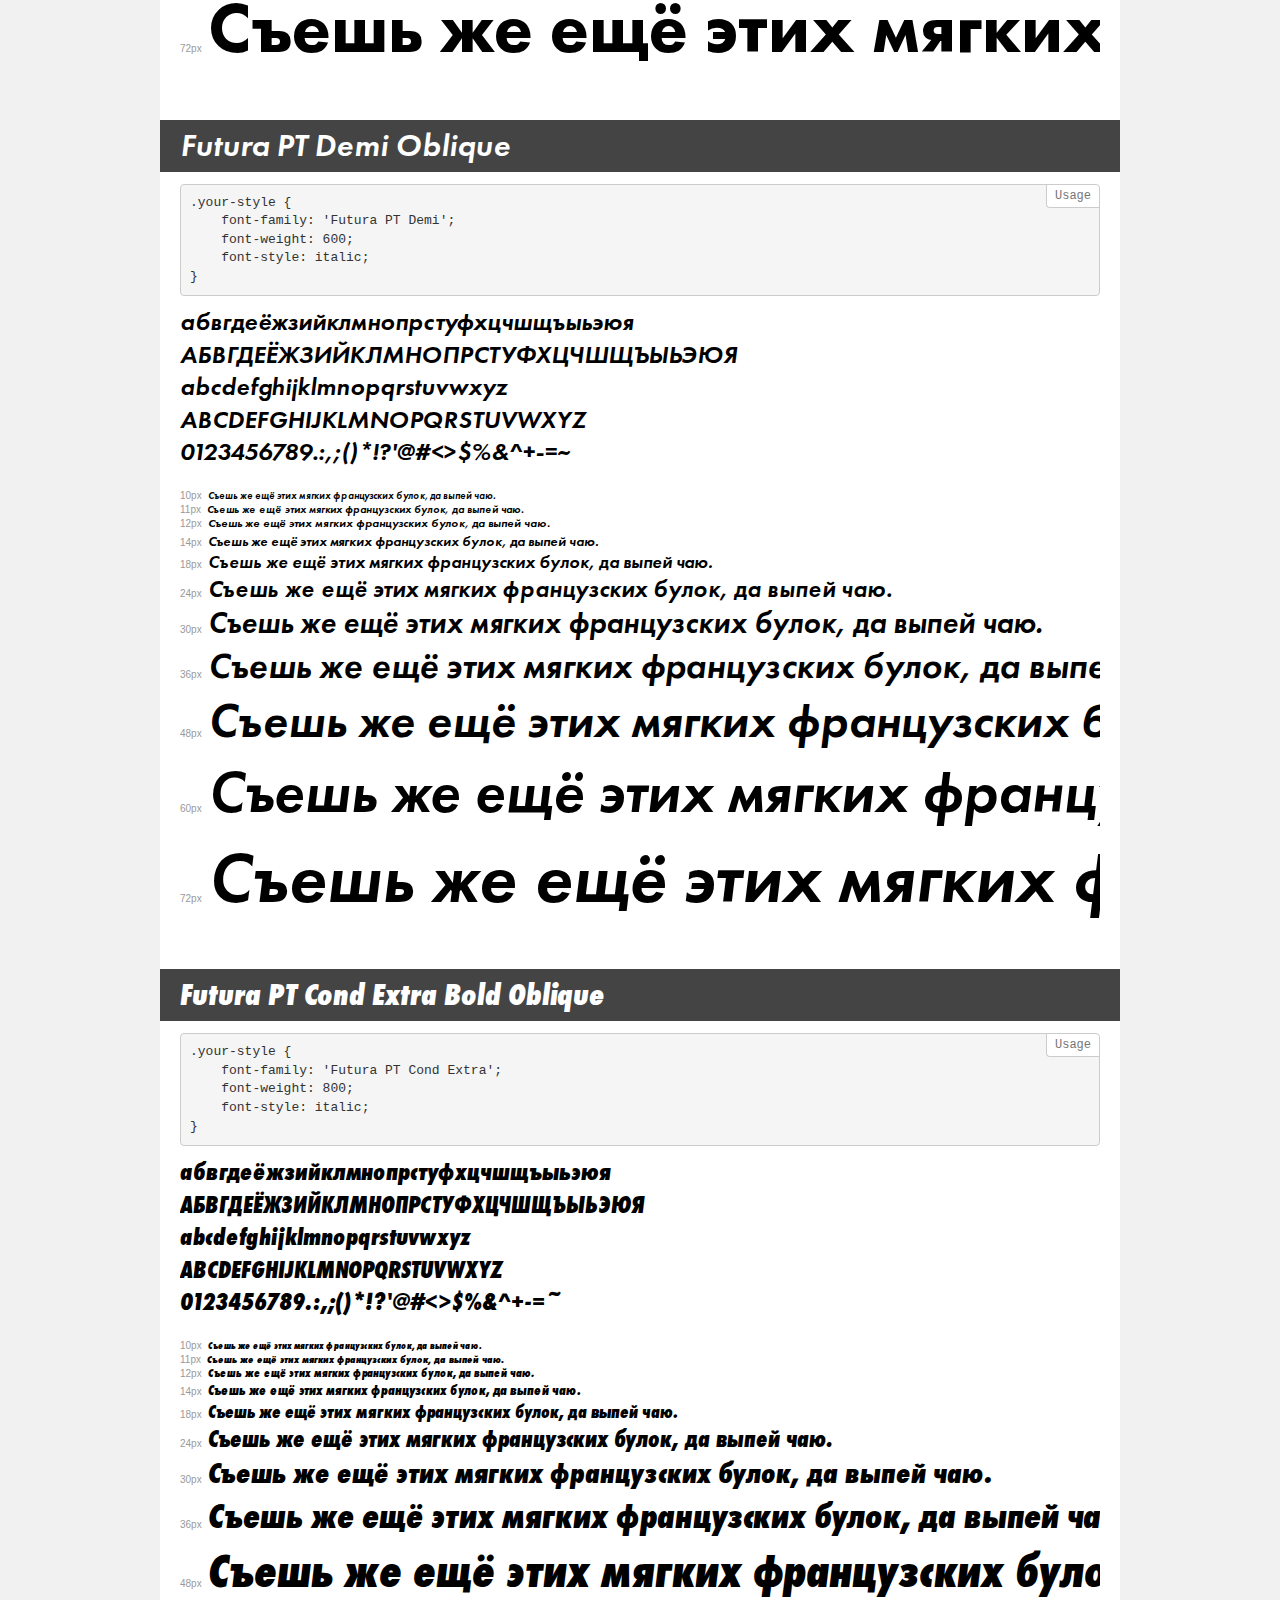
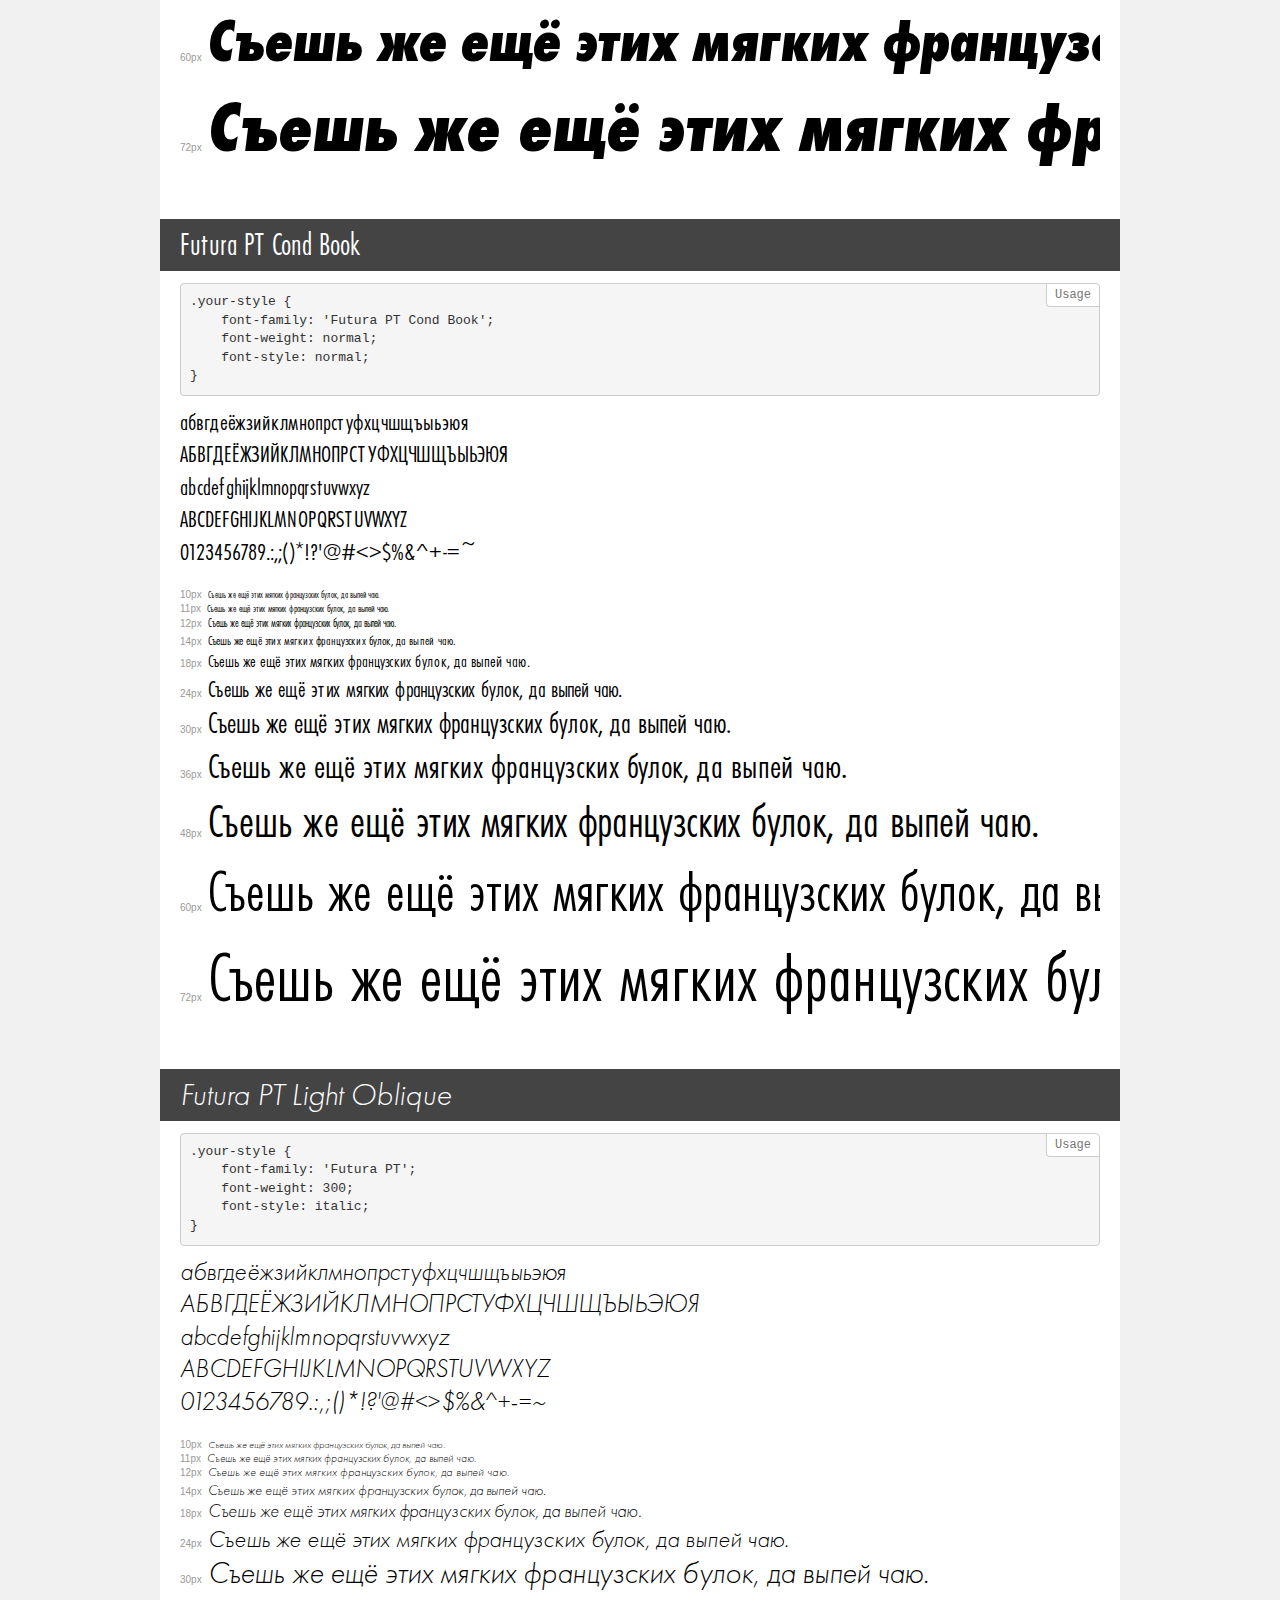
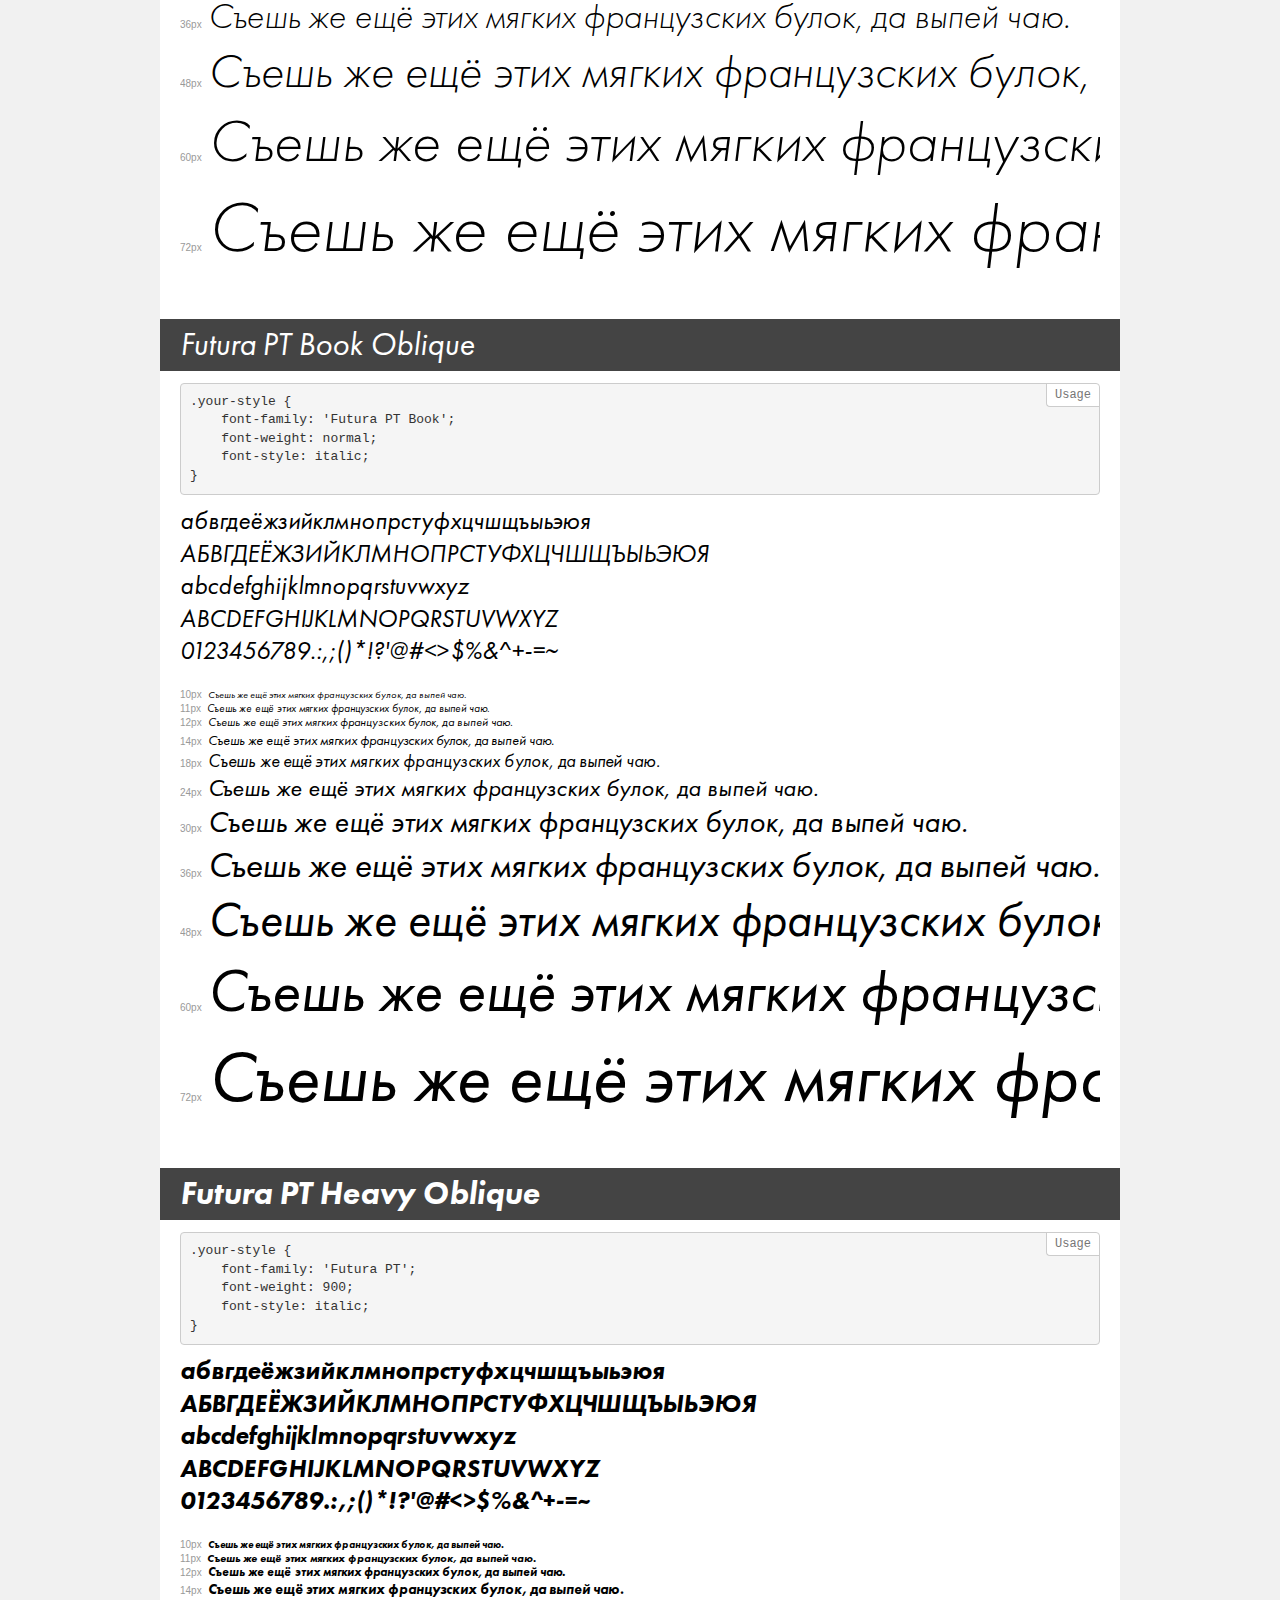
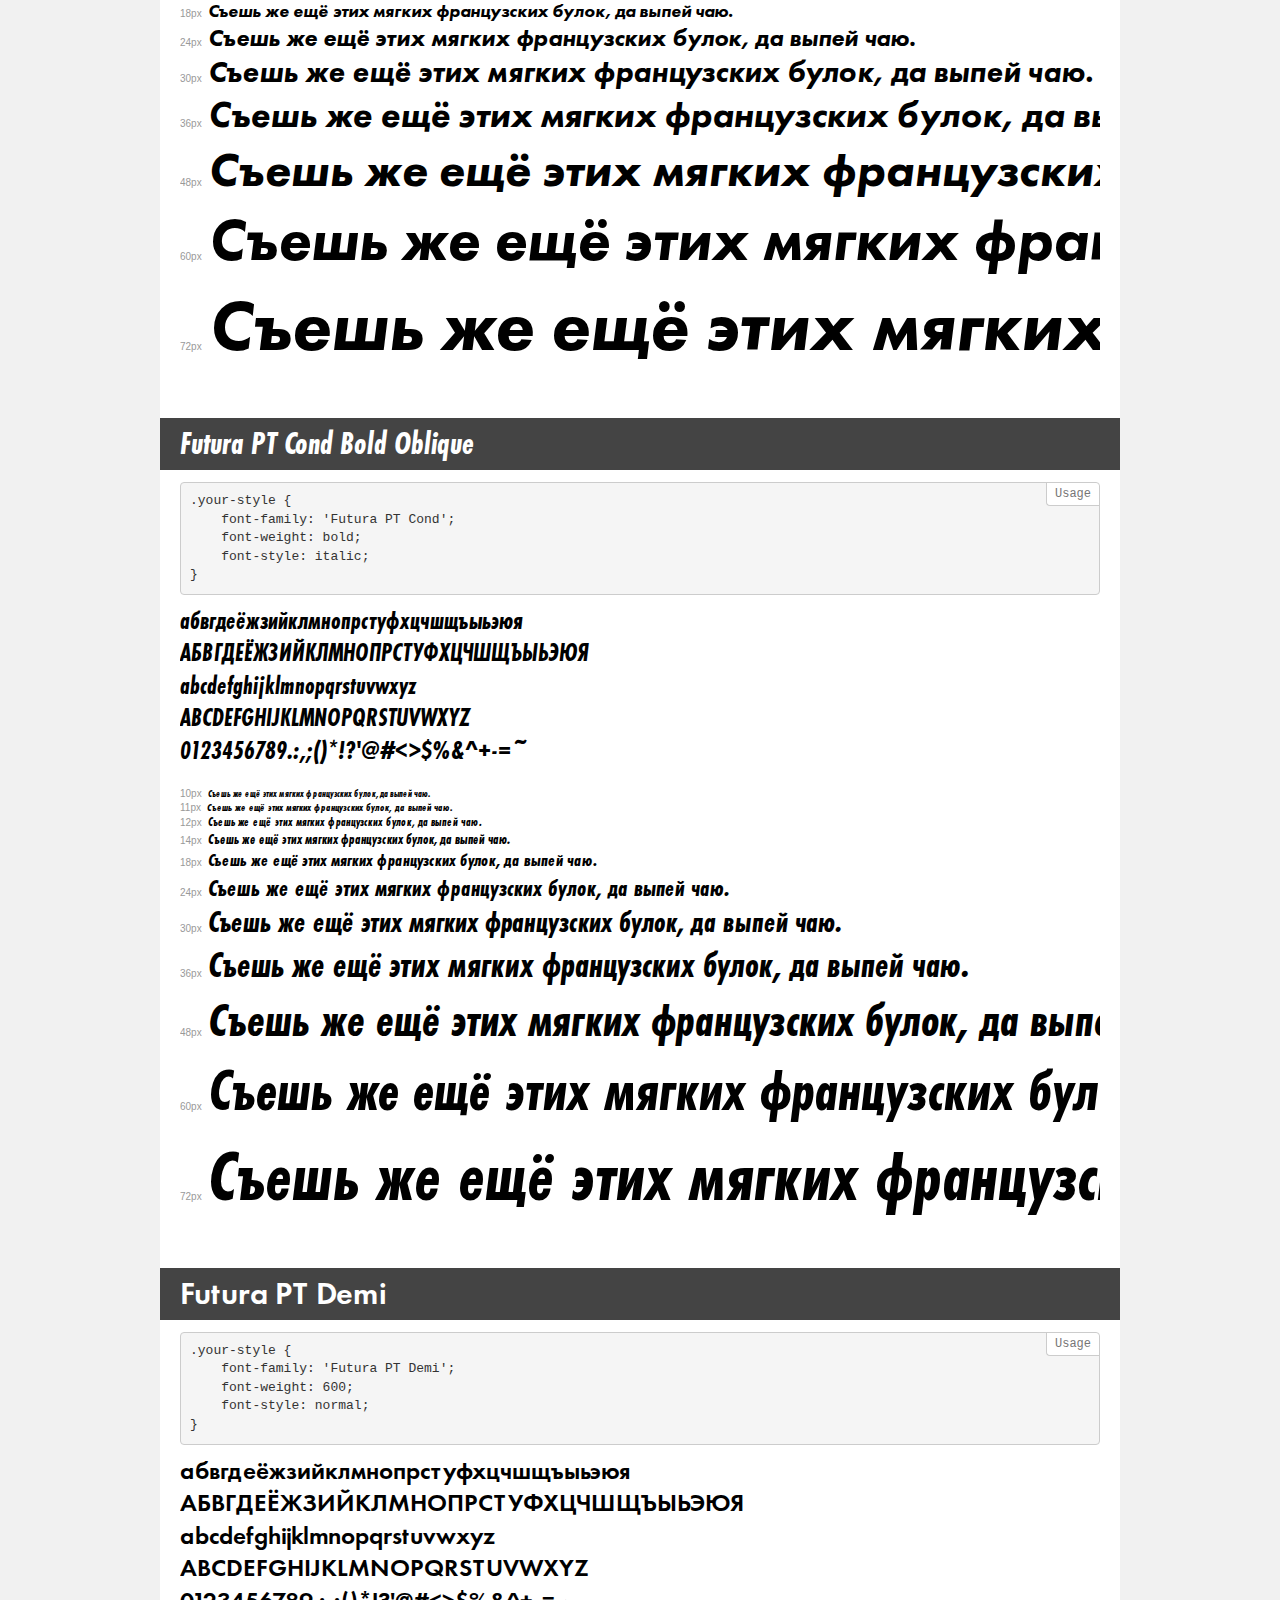
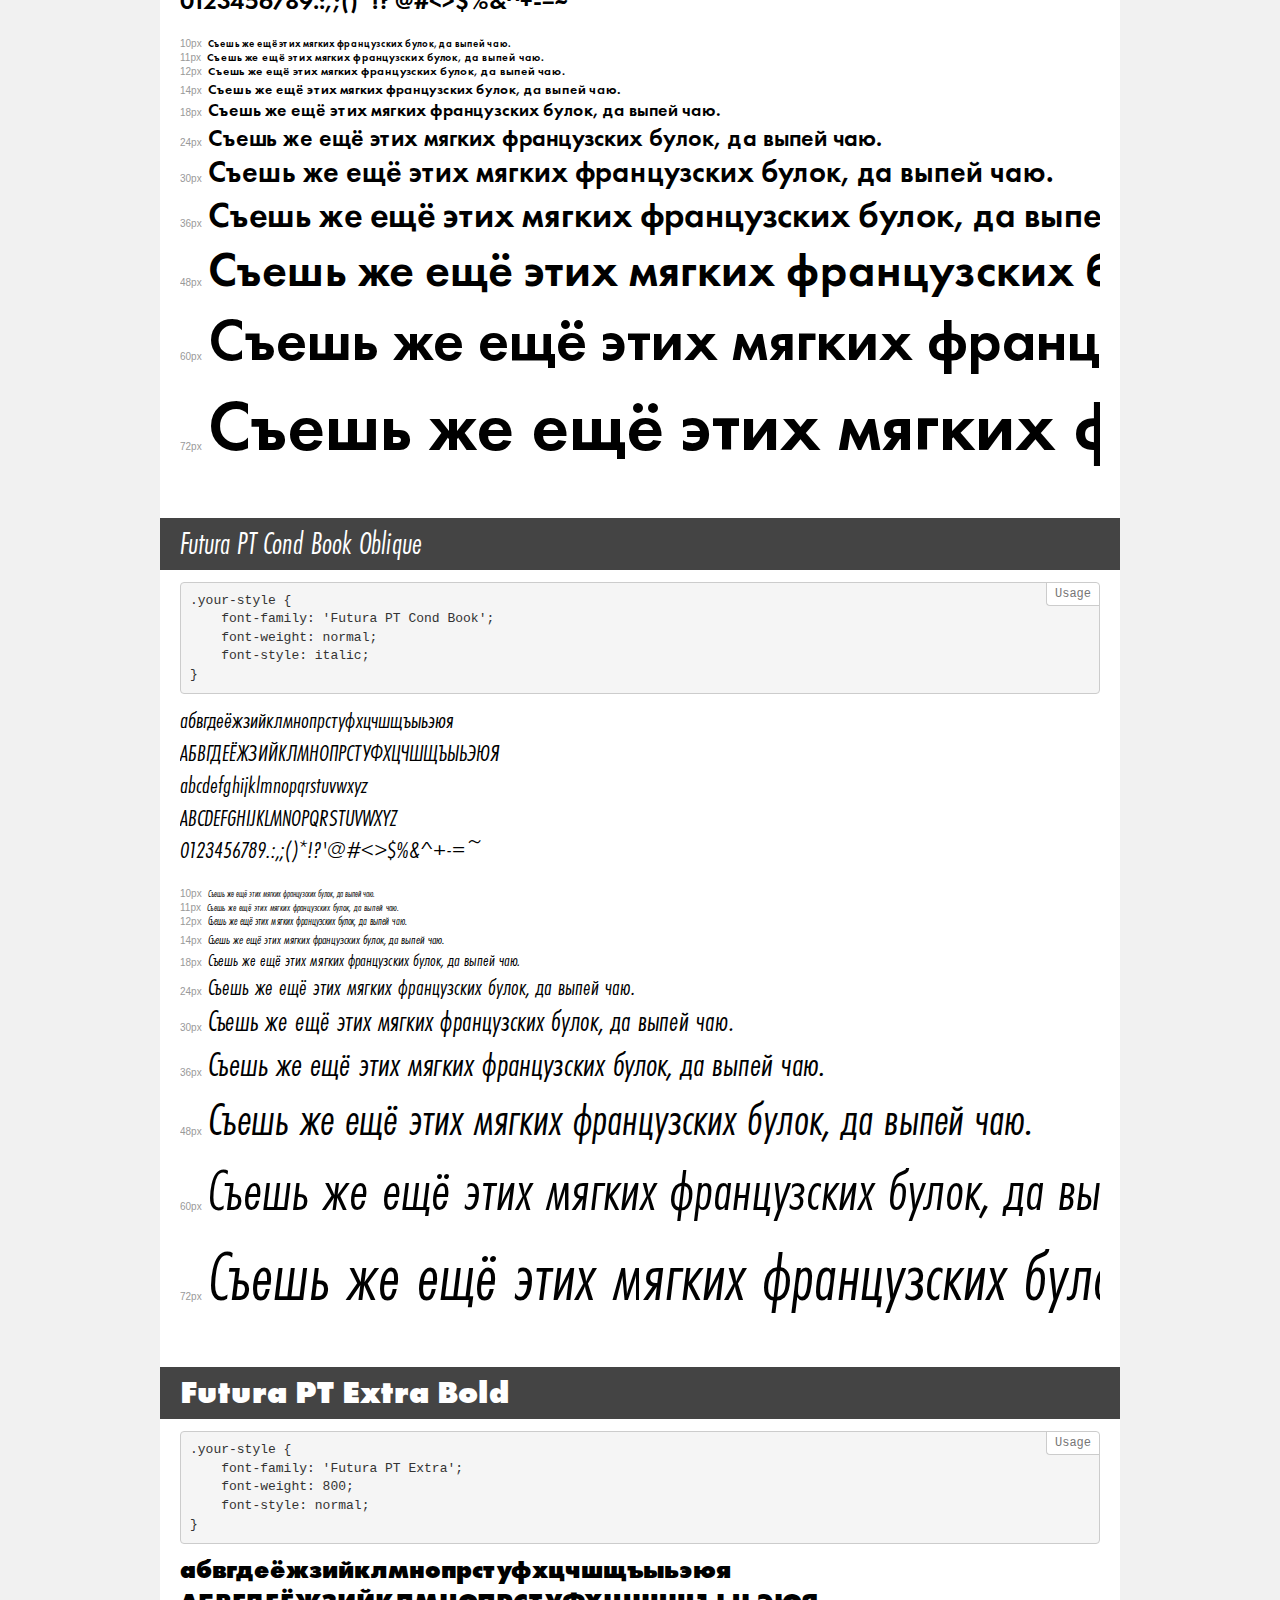
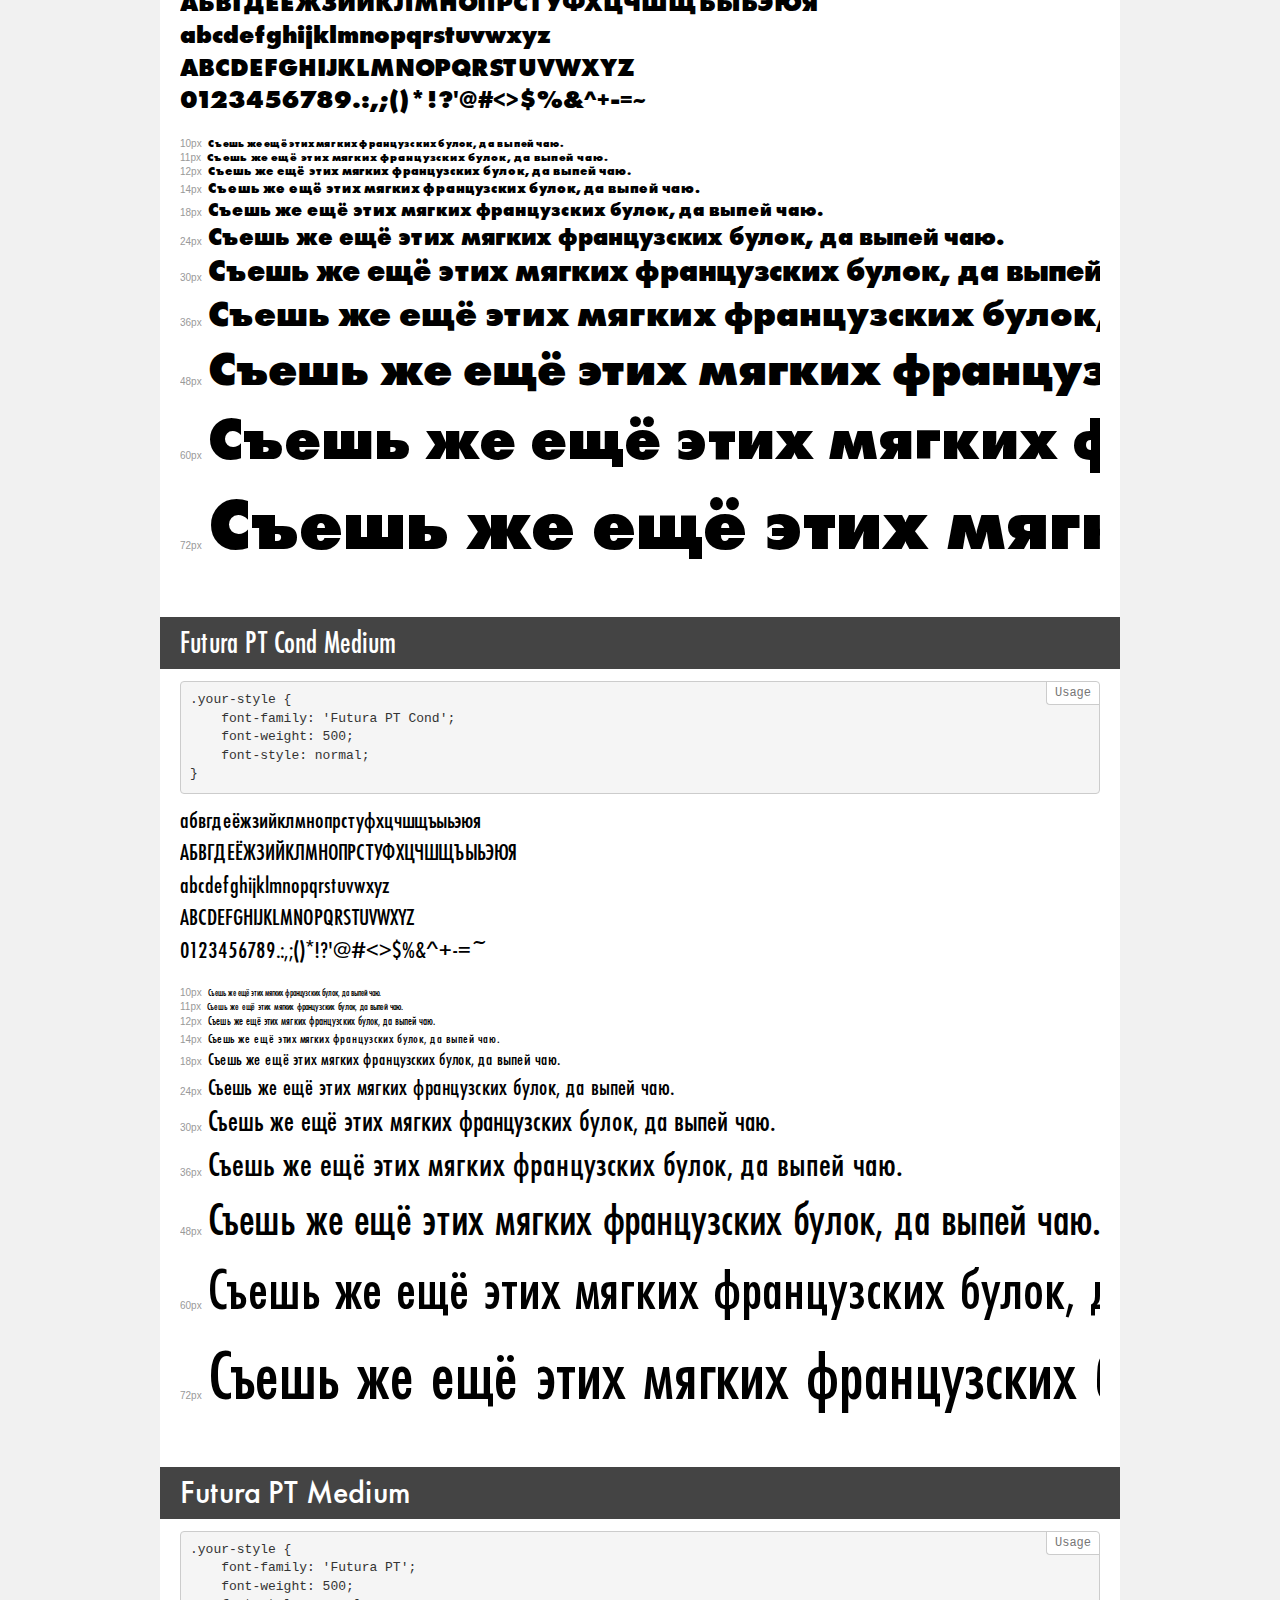
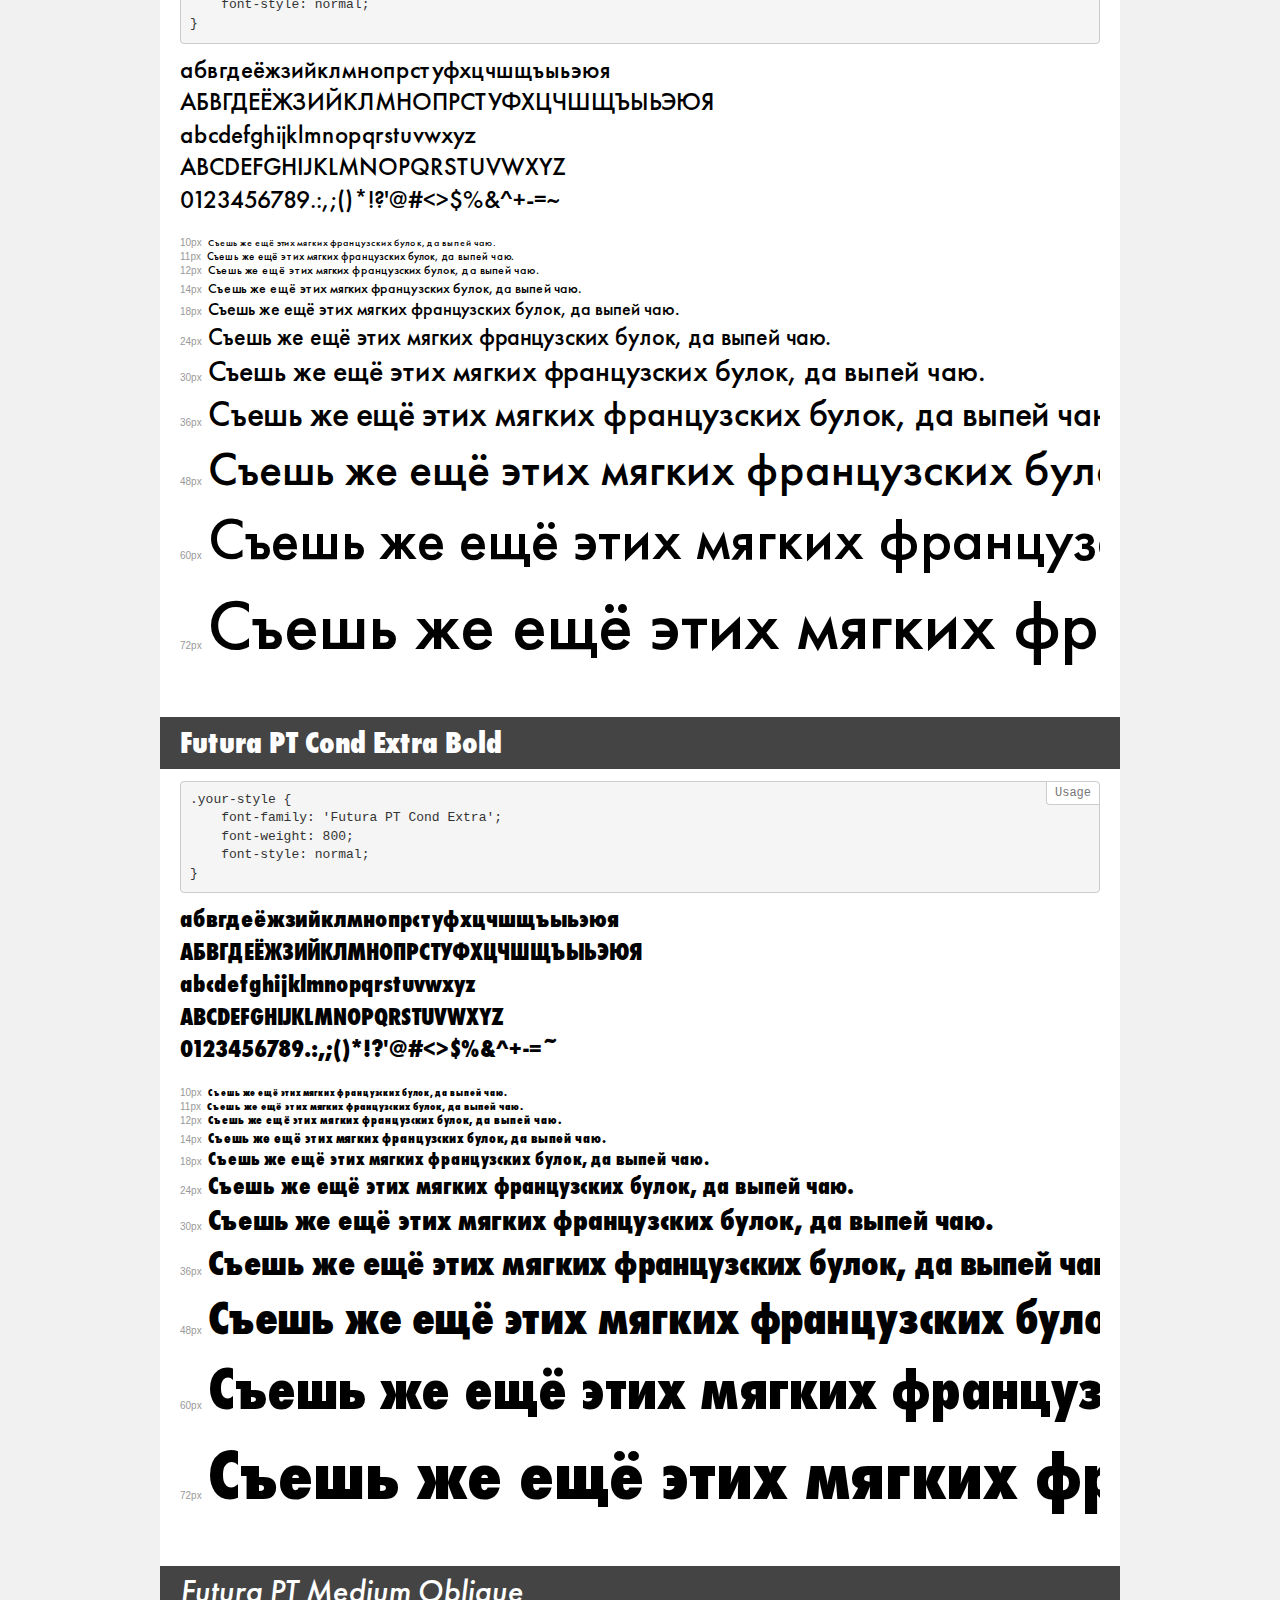
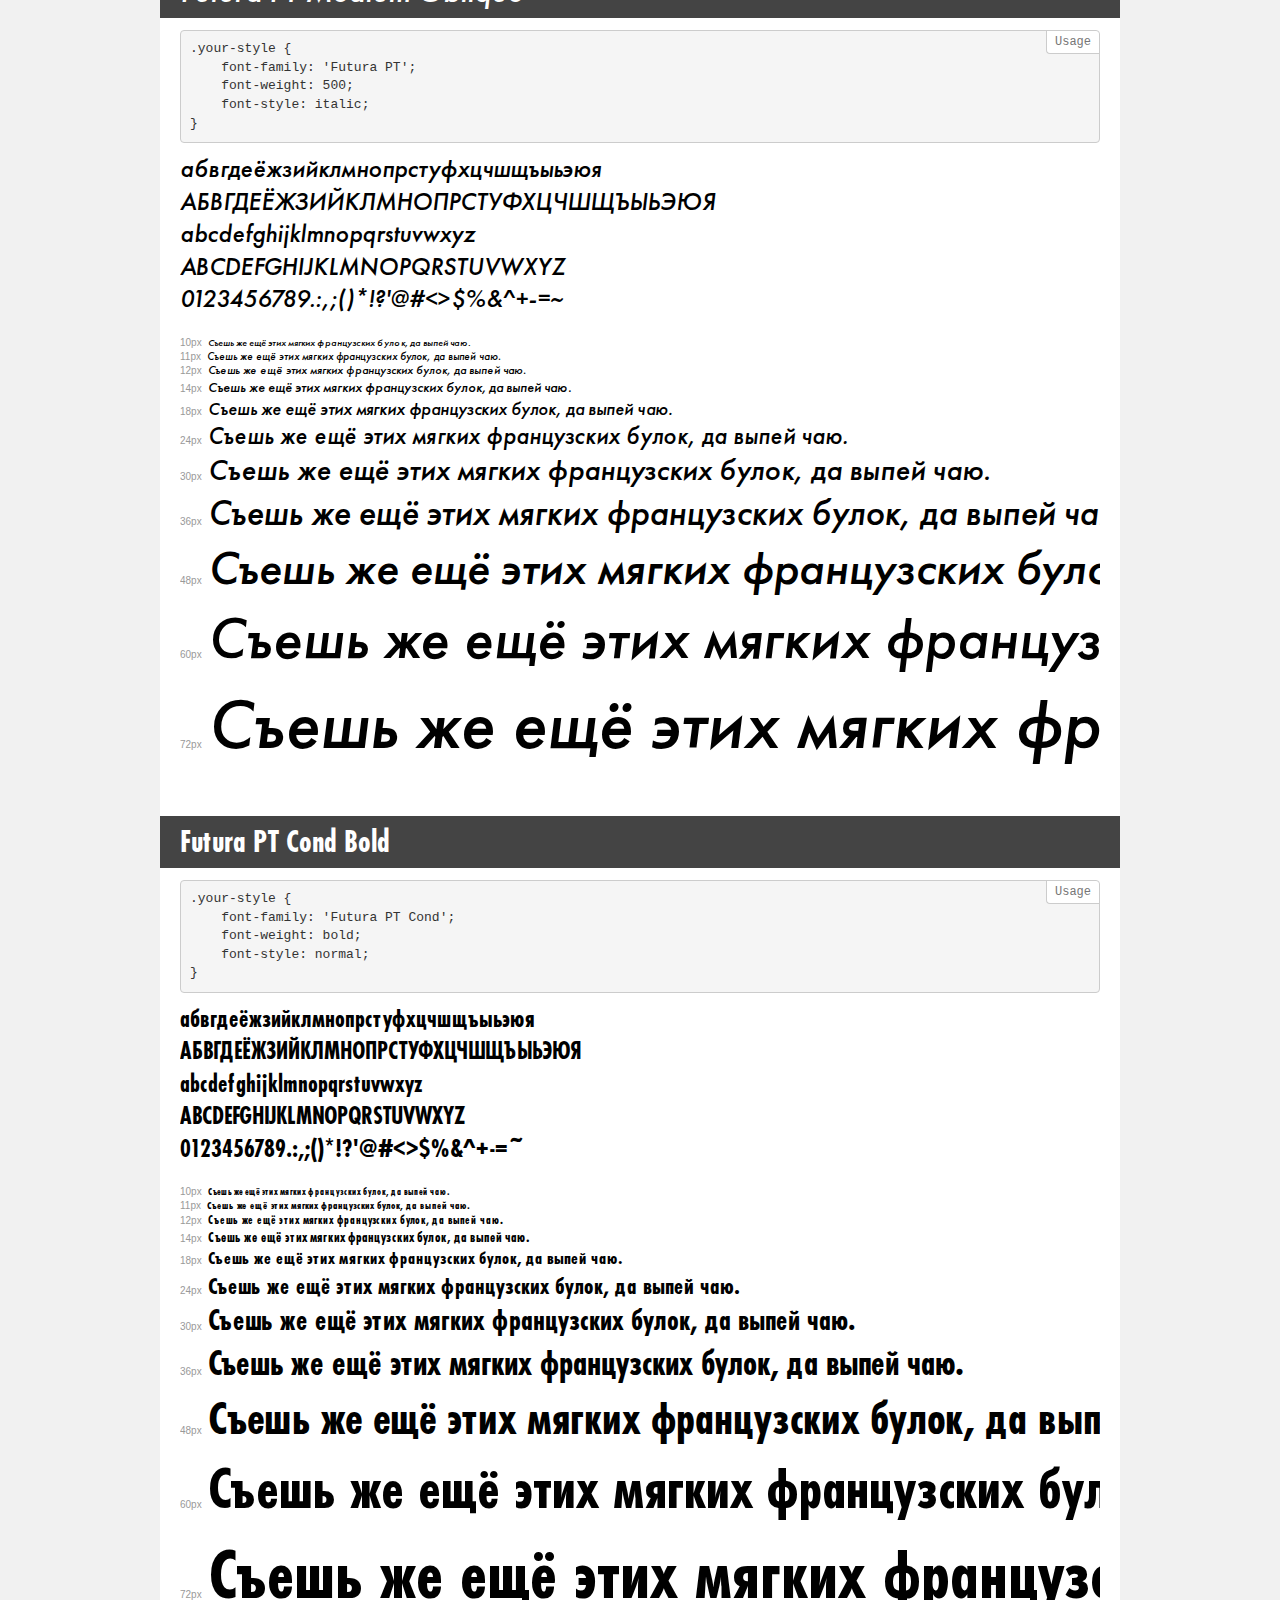
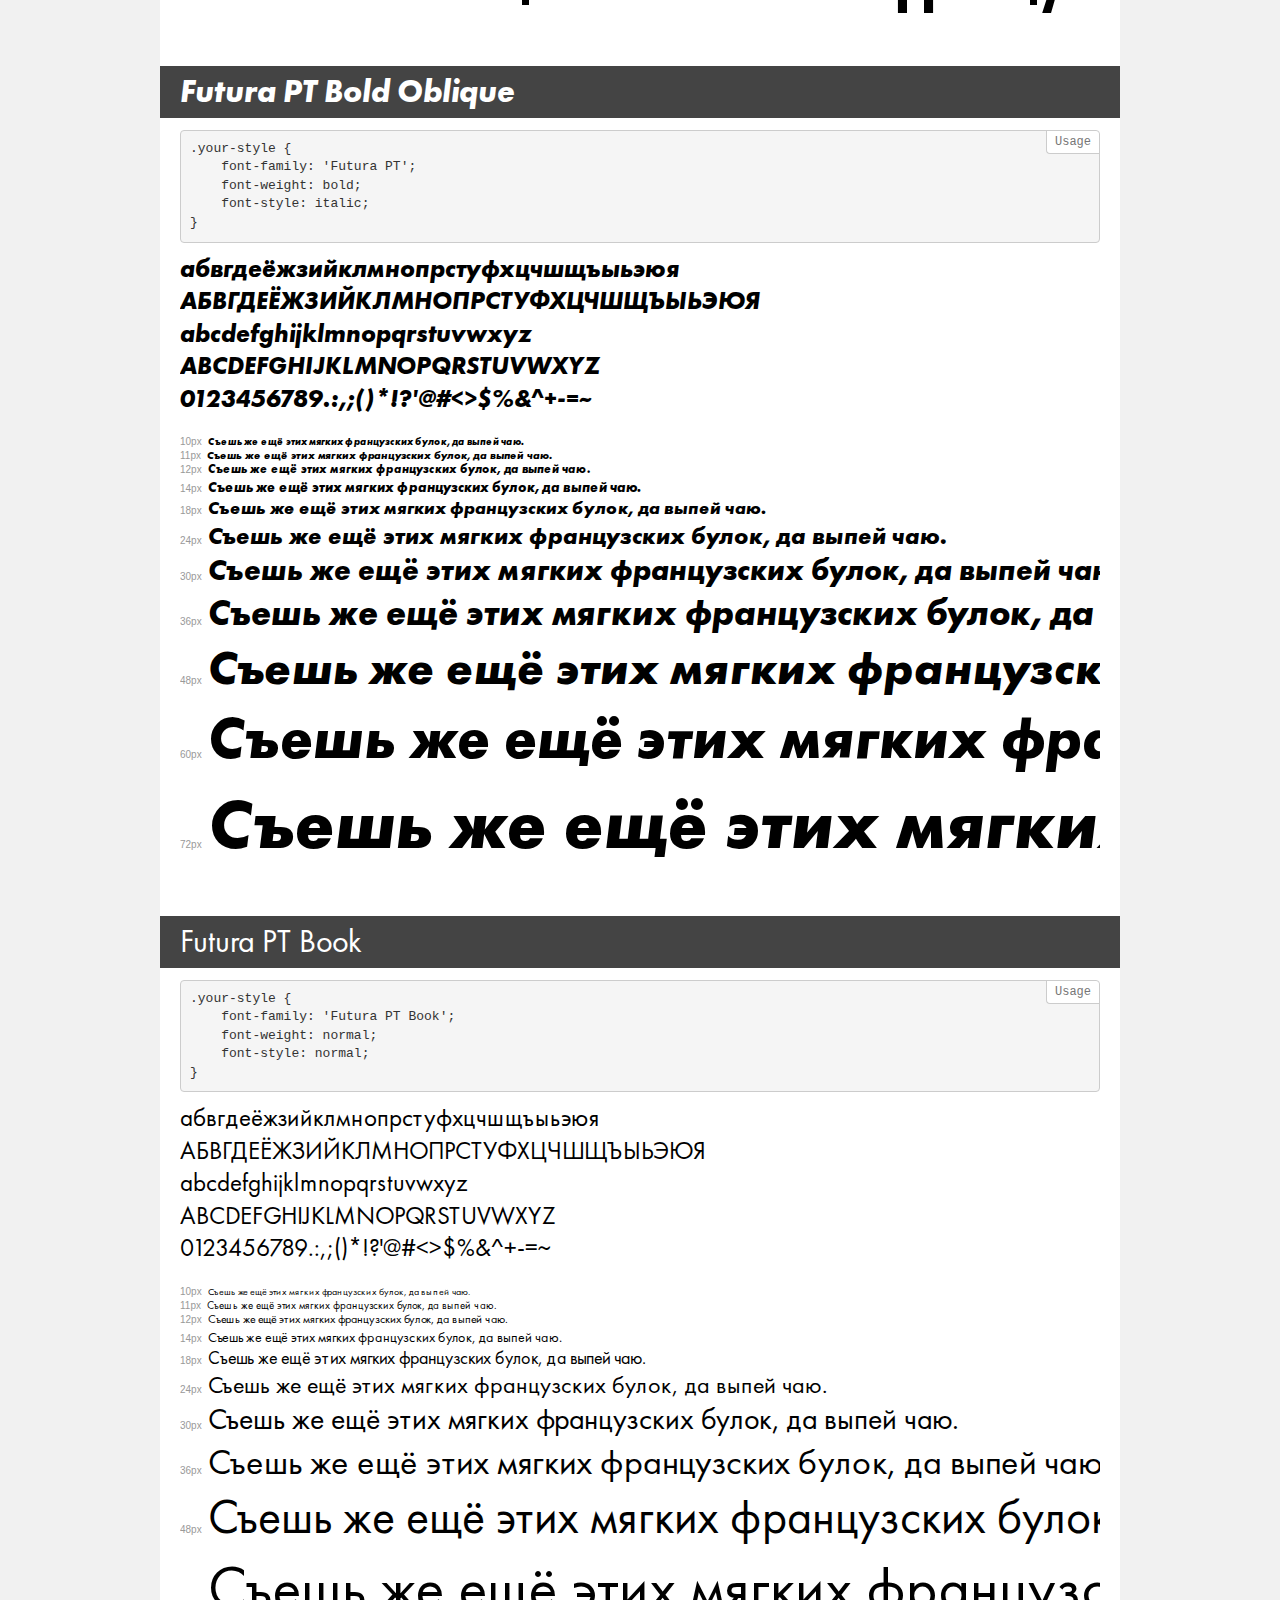
<file: fonts/futurapt/demo.html>
<!DOCTYPE html>
<html>
<head>
    <meta charset="utf-8">
    <meta http-equiv="X-UA-Compatible" content="IE=edge">
    <meta name="viewport" content="width=device-width, initial-scale=1">
    <meta name="robots" content="noindex, noarchive">
    <meta name="format-detection" content="telephone=no">
    <title>Transfonter demo</title>
    <link href="stylesheet.css" rel="stylesheet">
    <style>
        /*
        http://meyerweb.com/eric/tools/css/reset/
        v2.0 | 20110126
        License: none (public domain)
        */
        html, body, div, span, applet, object, iframe,
        h1, h2, h3, h4, h5, h6, p, blockquote, pre,
        a, abbr, acronym, address, big, cite, code,
        del, dfn, em, img, ins, kbd, q, s, samp,
        small, strike, strong, sub, sup, tt, var,
        b, u, i, center,
        dl, dt, dd, ol, ul, li,
        fieldset, form, label, legend,
        table, caption, tbody, tfoot, thead, tr, th, td,
        article, aside, canvas, details, embed,
        figure, figcaption, footer, header, hgroup,
        menu, nav, output, ruby, section, summary,
        time, mark, audio, video {
            margin: 0;
            padding: 0;
            border: 0;
            font-size: 100%;
            font: inherit;
            vertical-align: baseline;
        }
        /* HTML5 display-role reset for older browsers */
        article, aside, details, figcaption, figure,
        footer, header, hgroup, menu, nav, section {
            display: block;
        }
        body {
            line-height: 1;
        }
        ol, ul {
            list-style: none;
        }
        blockquote, q {
            quotes: none;
        }
        blockquote:before, blockquote:after,
        q:before, q:after {
            content: '';
            content: none;
        }
        table {
            border-collapse: collapse;
            border-spacing: 0;
        }
        /* common styles */
        body {
            background: #f1f1f1;
            color: #000;
        }
        .page {
            background: #fff;
            width: 920px;
            margin: 0 auto;
            padding: 20px 20px 0 20px;
            overflow: hidden;
        }
        .font-container {
            overflow-x: auto;
            overflow-y: hidden;
            margin-bottom: 40px;
            line-height: 1.3;
            white-space: nowrap;
            padding-bottom: 5px;
        }
        h1 {
            position: relative;
            background: #444;
            font-size: 32px;
            color: #fff;
            padding: 10px 20px;
            margin: 0 -20px 12px -20px;
        }
        .letters {
            font-size: 25px;
            margin-bottom: 20px;
        }
        .s10:before {
            content: '10px';
        }
        .s11:before {
            content: '11px';
        }
        .s12:before {
            content: '12px';
        }
        .s14:before {
            content: '14px';
        }
        .s18:before {
            content: '18px';
        }
        .s24:before {
            content: '24px';
        }
        .s30:before {
            content: '30px';
        }
        .s36:before {
            content: '36px';
        }
        .s48:before {
            content: '48px';
        }
        .s60:before {
            content: '60px';
        }
        .s72:before {
            content: '72px';
        }
        .s10:before, .s11:before, .s12:before, .s14:before,
        .s18:before, .s24:before, .s30:before, .s36:before,
        .s48:before, .s60:before, .s72:before {
            font-family: Arial, sans-serif;
            font-size: 10px;
            font-weight: normal;
            font-style: normal;
            color: #999;
            padding-right: 6px;
        }
        pre {
            display: block;
            position: relative;
            padding: 9px;
            margin: 0 0 10px;
            font-family: Monaco, Menlo, Consolas, "Courier New", monospace !important;
            font-size: 13px;
            line-height: 1.428571429;
            color: #333;
            font-weight: normal !important;
            font-style: normal !important;
            background-color: #f5f5f5;
            border: 1px solid #ccc;
            overflow-x: auto;
            border-radius: 4px;
        }
        pre:after {
            display: block;
            position: absolute;
            right: 0;
            top: 0;
            content: 'Usage';
            line-height: 1;
            padding: 5px 8px;
            font-size: 12px;
            color: #767676;
            background-color: #fff;
            border: 1px solid #ccc;
            border-right: none;
            border-top: none;
            border-radius: 0 4px 0 4px;
            z-index: 10;
        }
        /* responsive */
        @media (max-width: 959px) {
            .page {
                width: auto;
                margin: 0;
            }
        }
    </style>
</head>
<body>
<div class="page">
    <div class="demo" style="font-family: 'Futura PT'; font-weight: bold; font-style: normal;">
        <h1>Futura PT Bold</h1>
        <pre>.your-style {
    font-family: 'Futura PT';
    font-weight: bold;
    font-style: normal;
}</pre>
        <div class="font-container">
            <p class="letters">
                абвгдеёжзийклмнопрстуфхцчшщъыьэюя<br>
АБВГДЕЁЖЗИЙКЛМНОПРСТУФХЦЧШЩЪЫЬЭЮЯ<br>
abcdefghijklmnopqrstuvwxyz<br>
ABCDEFGHIJKLMNOPQRSTUVWXYZ<br>
                0123456789.:,;()*!?'@#<>$%&^+-=~
            </p>
            <p class="s10" style="font-size: 10px;">Съешь же ещё этих мягких французских булок, да выпей чаю.</p>
            <p class="s11" style="font-size: 11px;">Съешь же ещё этих мягких французских булок, да выпей чаю.</p>
            <p class="s12" style="font-size: 12px;">Съешь же ещё этих мягких французских булок, да выпей чаю.</p>
            <p class="s14" style="font-size: 14px;">Съешь же ещё этих мягких французских булок, да выпей чаю.</p>
            <p class="s18" style="font-size: 18px;">Съешь же ещё этих мягких французских булок, да выпей чаю.</p>
            <p class="s24" style="font-size: 24px;">Съешь же ещё этих мягких французских булок, да выпей чаю.</p>
            <p class="s30" style="font-size: 30px;">Съешь же ещё этих мягких французских булок, да выпей чаю.</p>
            <p class="s36" style="font-size: 36px;">Съешь же ещё этих мягких французских булок, да выпей чаю.</p>
            <p class="s48" style="font-size: 48px;">Съешь же ещё этих мягких французских булок, да выпей чаю.</p>
            <p class="s60" style="font-size: 60px;">Съешь же ещё этих мягких французских булок, да выпей чаю.</p>
            <p class="s72" style="font-size: 72px;">Съешь же ещё этих мягких французских булок, да выпей чаю.</p>
        </div>
    </div>
    <div class="demo" style="font-family: 'Futura PT'; font-weight: 900; font-style: normal;">
        <h1>Futura PT Heavy</h1>
        <pre>.your-style {
    font-family: 'Futura PT';
    font-weight: 900;
    font-style: normal;
}</pre>
        <div class="font-container">
            <p class="letters">
                абвгдеёжзийклмнопрстуфхцчшщъыьэюя<br>
АБВГДЕЁЖЗИЙКЛМНОПРСТУФХЦЧШЩЪЫЬЭЮЯ<br>
abcdefghijklmnopqrstuvwxyz<br>
ABCDEFGHIJKLMNOPQRSTUVWXYZ<br>
                0123456789.:,;()*!?'@#<>$%&^+-=~
            </p>
            <p class="s10" style="font-size: 10px;">Съешь же ещё этих мягких французских булок, да выпей чаю.</p>
            <p class="s11" style="font-size: 11px;">Съешь же ещё этих мягких французских булок, да выпей чаю.</p>
            <p class="s12" style="font-size: 12px;">Съешь же ещё этих мягких французских булок, да выпей чаю.</p>
            <p class="s14" style="font-size: 14px;">Съешь же ещё этих мягких французских булок, да выпей чаю.</p>
            <p class="s18" style="font-size: 18px;">Съешь же ещё этих мягких французских булок, да выпей чаю.</p>
            <p class="s24" style="font-size: 24px;">Съешь же ещё этих мягких французских булок, да выпей чаю.</p>
            <p class="s30" style="font-size: 30px;">Съешь же ещё этих мягких французских булок, да выпей чаю.</p>
            <p class="s36" style="font-size: 36px;">Съешь же ещё этих мягких французских булок, да выпей чаю.</p>
            <p class="s48" style="font-size: 48px;">Съешь же ещё этих мягких французских булок, да выпей чаю.</p>
            <p class="s60" style="font-size: 60px;">Съешь же ещё этих мягких французских булок, да выпей чаю.</p>
            <p class="s72" style="font-size: 72px;">Съешь же ещё этих мягких французских булок, да выпей чаю.</p>
        </div>
    </div>
    <div class="demo" style="font-family: 'Futura PT Demi'; font-weight: 600; font-style: italic;">
        <h1>Futura PT Demi Oblique</h1>
        <pre>.your-style {
    font-family: 'Futura PT Demi';
    font-weight: 600;
    font-style: italic;
}</pre>
        <div class="font-container">
            <p class="letters">
                абвгдеёжзийклмнопрстуфхцчшщъыьэюя<br>
АБВГДЕЁЖЗИЙКЛМНОПРСТУФХЦЧШЩЪЫЬЭЮЯ<br>
abcdefghijklmnopqrstuvwxyz<br>
ABCDEFGHIJKLMNOPQRSTUVWXYZ<br>
                0123456789.:,;()*!?'@#<>$%&^+-=~
            </p>
            <p class="s10" style="font-size: 10px;">Съешь же ещё этих мягких французских булок, да выпей чаю.</p>
            <p class="s11" style="font-size: 11px;">Съешь же ещё этих мягких французских булок, да выпей чаю.</p>
            <p class="s12" style="font-size: 12px;">Съешь же ещё этих мягких французских булок, да выпей чаю.</p>
            <p class="s14" style="font-size: 14px;">Съешь же ещё этих мягких французских булок, да выпей чаю.</p>
            <p class="s18" style="font-size: 18px;">Съешь же ещё этих мягких французских булок, да выпей чаю.</p>
            <p class="s24" style="font-size: 24px;">Съешь же ещё этих мягких французских булок, да выпей чаю.</p>
            <p class="s30" style="font-size: 30px;">Съешь же ещё этих мягких французских булок, да выпей чаю.</p>
            <p class="s36" style="font-size: 36px;">Съешь же ещё этих мягких французских булок, да выпей чаю.</p>
            <p class="s48" style="font-size: 48px;">Съешь же ещё этих мягких французских булок, да выпей чаю.</p>
            <p class="s60" style="font-size: 60px;">Съешь же ещё этих мягких французских булок, да выпей чаю.</p>
            <p class="s72" style="font-size: 72px;">Съешь же ещё этих мягких французских булок, да выпей чаю.</p>
        </div>
    </div>
    <div class="demo" style="font-family: 'Futura PT Cond Extra'; font-weight: 800; font-style: italic;">
        <h1>Futura PT Cond Extra Bold Oblique</h1>
        <pre>.your-style {
    font-family: 'Futura PT Cond Extra';
    font-weight: 800;
    font-style: italic;
}</pre>
        <div class="font-container">
            <p class="letters">
                абвгдеёжзийклмнопрстуфхцчшщъыьэюя<br>
АБВГДЕЁЖЗИЙКЛМНОПРСТУФХЦЧШЩЪЫЬЭЮЯ<br>
abcdefghijklmnopqrstuvwxyz<br>
ABCDEFGHIJKLMNOPQRSTUVWXYZ<br>
                0123456789.:,;()*!?'@#<>$%&^+-=~
            </p>
            <p class="s10" style="font-size: 10px;">Съешь же ещё этих мягких французских булок, да выпей чаю.</p>
            <p class="s11" style="font-size: 11px;">Съешь же ещё этих мягких французских булок, да выпей чаю.</p>
            <p class="s12" style="font-size: 12px;">Съешь же ещё этих мягких французских булок, да выпей чаю.</p>
            <p class="s14" style="font-size: 14px;">Съешь же ещё этих мягких французских булок, да выпей чаю.</p>
            <p class="s18" style="font-size: 18px;">Съешь же ещё этих мягких французских булок, да выпей чаю.</p>
            <p class="s24" style="font-size: 24px;">Съешь же ещё этих мягких французских булок, да выпей чаю.</p>
            <p class="s30" style="font-size: 30px;">Съешь же ещё этих мягких французских булок, да выпей чаю.</p>
            <p class="s36" style="font-size: 36px;">Съешь же ещё этих мягких французских булок, да выпей чаю.</p>
            <p class="s48" style="font-size: 48px;">Съешь же ещё этих мягких французских булок, да выпей чаю.</p>
            <p class="s60" style="font-size: 60px;">Съешь же ещё этих мягких французских булок, да выпей чаю.</p>
            <p class="s72" style="font-size: 72px;">Съешь же ещё этих мягких французских булок, да выпей чаю.</p>
        </div>
    </div>
    <div class="demo" style="font-family: 'Futura PT Cond Book'; font-weight: normal; font-style: normal;">
        <h1>Futura PT Cond Book</h1>
        <pre>.your-style {
    font-family: 'Futura PT Cond Book';
    font-weight: normal;
    font-style: normal;
}</pre>
        <div class="font-container">
            <p class="letters">
                абвгдеёжзийклмнопрстуфхцчшщъыьэюя<br>
АБВГДЕЁЖЗИЙКЛМНОПРСТУФХЦЧШЩЪЫЬЭЮЯ<br>
abcdefghijklmnopqrstuvwxyz<br>
ABCDEFGHIJKLMNOPQRSTUVWXYZ<br>
                0123456789.:,;()*!?'@#<>$%&^+-=~
            </p>
            <p class="s10" style="font-size: 10px;">Съешь же ещё этих мягких французских булок, да выпей чаю.</p>
            <p class="s11" style="font-size: 11px;">Съешь же ещё этих мягких французских булок, да выпей чаю.</p>
            <p class="s12" style="font-size: 12px;">Съешь же ещё этих мягких французских булок, да выпей чаю.</p>
            <p class="s14" style="font-size: 14px;">Съешь же ещё этих мягких французских булок, да выпей чаю.</p>
            <p class="s18" style="font-size: 18px;">Съешь же ещё этих мягких французских булок, да выпей чаю.</p>
            <p class="s24" style="font-size: 24px;">Съешь же ещё этих мягких французских булок, да выпей чаю.</p>
            <p class="s30" style="font-size: 30px;">Съешь же ещё этих мягких французских булок, да выпей чаю.</p>
            <p class="s36" style="font-size: 36px;">Съешь же ещё этих мягких французских булок, да выпей чаю.</p>
            <p class="s48" style="font-size: 48px;">Съешь же ещё этих мягких французских булок, да выпей чаю.</p>
            <p class="s60" style="font-size: 60px;">Съешь же ещё этих мягких французских булок, да выпей чаю.</p>
            <p class="s72" style="font-size: 72px;">Съешь же ещё этих мягких французских булок, да выпей чаю.</p>
        </div>
    </div>
    <div class="demo" style="font-family: 'Futura PT'; font-weight: 300; font-style: italic;">
        <h1>Futura PT Light Oblique</h1>
        <pre>.your-style {
    font-family: 'Futura PT';
    font-weight: 300;
    font-style: italic;
}</pre>
        <div class="font-container">
            <p class="letters">
                абвгдеёжзийклмнопрстуфхцчшщъыьэюя<br>
АБВГДЕЁЖЗИЙКЛМНОПРСТУФХЦЧШЩЪЫЬЭЮЯ<br>
abcdefghijklmnopqrstuvwxyz<br>
ABCDEFGHIJKLMNOPQRSTUVWXYZ<br>
                0123456789.:,;()*!?'@#<>$%&^+-=~
            </p>
            <p class="s10" style="font-size: 10px;">Съешь же ещё этих мягких французских булок, да выпей чаю.</p>
            <p class="s11" style="font-size: 11px;">Съешь же ещё этих мягких французских булок, да выпей чаю.</p>
            <p class="s12" style="font-size: 12px;">Съешь же ещё этих мягких французских булок, да выпей чаю.</p>
            <p class="s14" style="font-size: 14px;">Съешь же ещё этих мягких французских булок, да выпей чаю.</p>
            <p class="s18" style="font-size: 18px;">Съешь же ещё этих мягких французских булок, да выпей чаю.</p>
            <p class="s24" style="font-size: 24px;">Съешь же ещё этих мягких французских булок, да выпей чаю.</p>
            <p class="s30" style="font-size: 30px;">Съешь же ещё этих мягких французских булок, да выпей чаю.</p>
            <p class="s36" style="font-size: 36px;">Съешь же ещё этих мягких французских булок, да выпей чаю.</p>
            <p class="s48" style="font-size: 48px;">Съешь же ещё этих мягких французских булок, да выпей чаю.</p>
            <p class="s60" style="font-size: 60px;">Съешь же ещё этих мягких французских булок, да выпей чаю.</p>
            <p class="s72" style="font-size: 72px;">Съешь же ещё этих мягких французских булок, да выпей чаю.</p>
        </div>
    </div>
    <div class="demo" style="font-family: 'Futura PT Book'; font-weight: normal; font-style: italic;">
        <h1>Futura PT Book Oblique</h1>
        <pre>.your-style {
    font-family: 'Futura PT Book';
    font-weight: normal;
    font-style: italic;
}</pre>
        <div class="font-container">
            <p class="letters">
                абвгдеёжзийклмнопрстуфхцчшщъыьэюя<br>
АБВГДЕЁЖЗИЙКЛМНОПРСТУФХЦЧШЩЪЫЬЭЮЯ<br>
abcdefghijklmnopqrstuvwxyz<br>
ABCDEFGHIJKLMNOPQRSTUVWXYZ<br>
                0123456789.:,;()*!?'@#<>$%&^+-=~
            </p>
            <p class="s10" style="font-size: 10px;">Съешь же ещё этих мягких французских булок, да выпей чаю.</p>
            <p class="s11" style="font-size: 11px;">Съешь же ещё этих мягких французских булок, да выпей чаю.</p>
            <p class="s12" style="font-size: 12px;">Съешь же ещё этих мягких французских булок, да выпей чаю.</p>
            <p class="s14" style="font-size: 14px;">Съешь же ещё этих мягких французских булок, да выпей чаю.</p>
            <p class="s18" style="font-size: 18px;">Съешь же ещё этих мягких французских булок, да выпей чаю.</p>
            <p class="s24" style="font-size: 24px;">Съешь же ещё этих мягких французских булок, да выпей чаю.</p>
            <p class="s30" style="font-size: 30px;">Съешь же ещё этих мягких французских булок, да выпей чаю.</p>
            <p class="s36" style="font-size: 36px;">Съешь же ещё этих мягких французских булок, да выпей чаю.</p>
            <p class="s48" style="font-size: 48px;">Съешь же ещё этих мягких французских булок, да выпей чаю.</p>
            <p class="s60" style="font-size: 60px;">Съешь же ещё этих мягких французских булок, да выпей чаю.</p>
            <p class="s72" style="font-size: 72px;">Съешь же ещё этих мягких французских булок, да выпей чаю.</p>
        </div>
    </div>
    <div class="demo" style="font-family: 'Futura PT'; font-weight: 900; font-style: italic;">
        <h1>Futura PT Heavy Oblique</h1>
        <pre>.your-style {
    font-family: 'Futura PT';
    font-weight: 900;
    font-style: italic;
}</pre>
        <div class="font-container">
            <p class="letters">
                абвгдеёжзийклмнопрстуфхцчшщъыьэюя<br>
АБВГДЕЁЖЗИЙКЛМНОПРСТУФХЦЧШЩЪЫЬЭЮЯ<br>
abcdefghijklmnopqrstuvwxyz<br>
ABCDEFGHIJKLMNOPQRSTUVWXYZ<br>
                0123456789.:,;()*!?'@#<>$%&^+-=~
            </p>
            <p class="s10" style="font-size: 10px;">Съешь же ещё этих мягких французских булок, да выпей чаю.</p>
            <p class="s11" style="font-size: 11px;">Съешь же ещё этих мягких французских булок, да выпей чаю.</p>
            <p class="s12" style="font-size: 12px;">Съешь же ещё этих мягких французских булок, да выпей чаю.</p>
            <p class="s14" style="font-size: 14px;">Съешь же ещё этих мягких французских булок, да выпей чаю.</p>
            <p class="s18" style="font-size: 18px;">Съешь же ещё этих мягких французских булок, да выпей чаю.</p>
            <p class="s24" style="font-size: 24px;">Съешь же ещё этих мягких французских булок, да выпей чаю.</p>
            <p class="s30" style="font-size: 30px;">Съешь же ещё этих мягких французских булок, да выпей чаю.</p>
            <p class="s36" style="font-size: 36px;">Съешь же ещё этих мягких французских булок, да выпей чаю.</p>
            <p class="s48" style="font-size: 48px;">Съешь же ещё этих мягких французских булок, да выпей чаю.</p>
            <p class="s60" style="font-size: 60px;">Съешь же ещё этих мягких французских булок, да выпей чаю.</p>
            <p class="s72" style="font-size: 72px;">Съешь же ещё этих мягких французских булок, да выпей чаю.</p>
        </div>
    </div>
    <div class="demo" style="font-family: 'Futura PT Cond'; font-weight: bold; font-style: italic;">
        <h1>Futura PT Cond Bold Oblique</h1>
        <pre>.your-style {
    font-family: 'Futura PT Cond';
    font-weight: bold;
    font-style: italic;
}</pre>
        <div class="font-container">
            <p class="letters">
                абвгдеёжзийклмнопрстуфхцчшщъыьэюя<br>
АБВГДЕЁЖЗИЙКЛМНОПРСТУФХЦЧШЩЪЫЬЭЮЯ<br>
abcdefghijklmnopqrstuvwxyz<br>
ABCDEFGHIJKLMNOPQRSTUVWXYZ<br>
                0123456789.:,;()*!?'@#<>$%&^+-=~
            </p>
            <p class="s10" style="font-size: 10px;">Съешь же ещё этих мягких французских булок, да выпей чаю.</p>
            <p class="s11" style="font-size: 11px;">Съешь же ещё этих мягких французских булок, да выпей чаю.</p>
            <p class="s12" style="font-size: 12px;">Съешь же ещё этих мягких французских булок, да выпей чаю.</p>
            <p class="s14" style="font-size: 14px;">Съешь же ещё этих мягких французских булок, да выпей чаю.</p>
            <p class="s18" style="font-size: 18px;">Съешь же ещё этих мягких французских булок, да выпей чаю.</p>
            <p class="s24" style="font-size: 24px;">Съешь же ещё этих мягких французских булок, да выпей чаю.</p>
            <p class="s30" style="font-size: 30px;">Съешь же ещё этих мягких французских булок, да выпей чаю.</p>
            <p class="s36" style="font-size: 36px;">Съешь же ещё этих мягких французских булок, да выпей чаю.</p>
            <p class="s48" style="font-size: 48px;">Съешь же ещё этих мягких французских булок, да выпей чаю.</p>
            <p class="s60" style="font-size: 60px;">Съешь же ещё этих мягких французских булок, да выпей чаю.</p>
            <p class="s72" style="font-size: 72px;">Съешь же ещё этих мягких французских булок, да выпей чаю.</p>
        </div>
    </div>
    <div class="demo" style="font-family: 'Futura PT Demi'; font-weight: 600; font-style: normal;">
        <h1>Futura PT Demi</h1>
        <pre>.your-style {
    font-family: 'Futura PT Demi';
    font-weight: 600;
    font-style: normal;
}</pre>
        <div class="font-container">
            <p class="letters">
                абвгдеёжзийклмнопрстуфхцчшщъыьэюя<br>
АБВГДЕЁЖЗИЙКЛМНОПРСТУФХЦЧШЩЪЫЬЭЮЯ<br>
abcdefghijklmnopqrstuvwxyz<br>
ABCDEFGHIJKLMNOPQRSTUVWXYZ<br>
                0123456789.:,;()*!?'@#<>$%&^+-=~
            </p>
            <p class="s10" style="font-size: 10px;">Съешь же ещё этих мягких французских булок, да выпей чаю.</p>
            <p class="s11" style="font-size: 11px;">Съешь же ещё этих мягких французских булок, да выпей чаю.</p>
            <p class="s12" style="font-size: 12px;">Съешь же ещё этих мягких французских булок, да выпей чаю.</p>
            <p class="s14" style="font-size: 14px;">Съешь же ещё этих мягких французских булок, да выпей чаю.</p>
            <p class="s18" style="font-size: 18px;">Съешь же ещё этих мягких французских булок, да выпей чаю.</p>
            <p class="s24" style="font-size: 24px;">Съешь же ещё этих мягких французских булок, да выпей чаю.</p>
            <p class="s30" style="font-size: 30px;">Съешь же ещё этих мягких французских булок, да выпей чаю.</p>
            <p class="s36" style="font-size: 36px;">Съешь же ещё этих мягких французских булок, да выпей чаю.</p>
            <p class="s48" style="font-size: 48px;">Съешь же ещё этих мягких французских булок, да выпей чаю.</p>
            <p class="s60" style="font-size: 60px;">Съешь же ещё этих мягких французских булок, да выпей чаю.</p>
            <p class="s72" style="font-size: 72px;">Съешь же ещё этих мягких французских булок, да выпей чаю.</p>
        </div>
    </div>
    <div class="demo" style="font-family: 'Futura PT Cond Book'; font-weight: normal; font-style: italic;">
        <h1>Futura PT Cond Book Oblique</h1>
        <pre>.your-style {
    font-family: 'Futura PT Cond Book';
    font-weight: normal;
    font-style: italic;
}</pre>
        <div class="font-container">
            <p class="letters">
                абвгдеёжзийклмнопрстуфхцчшщъыьэюя<br>
АБВГДЕЁЖЗИЙКЛМНОПРСТУФХЦЧШЩЪЫЬЭЮЯ<br>
abcdefghijklmnopqrstuvwxyz<br>
ABCDEFGHIJKLMNOPQRSTUVWXYZ<br>
                0123456789.:,;()*!?'@#<>$%&^+-=~
            </p>
            <p class="s10" style="font-size: 10px;">Съешь же ещё этих мягких французских булок, да выпей чаю.</p>
            <p class="s11" style="font-size: 11px;">Съешь же ещё этих мягких французских булок, да выпей чаю.</p>
            <p class="s12" style="font-size: 12px;">Съешь же ещё этих мягких французских булок, да выпей чаю.</p>
            <p class="s14" style="font-size: 14px;">Съешь же ещё этих мягких французских булок, да выпей чаю.</p>
            <p class="s18" style="font-size: 18px;">Съешь же ещё этих мягких французских булок, да выпей чаю.</p>
            <p class="s24" style="font-size: 24px;">Съешь же ещё этих мягких французских булок, да выпей чаю.</p>
            <p class="s30" style="font-size: 30px;">Съешь же ещё этих мягких французских булок, да выпей чаю.</p>
            <p class="s36" style="font-size: 36px;">Съешь же ещё этих мягких французских булок, да выпей чаю.</p>
            <p class="s48" style="font-size: 48px;">Съешь же ещё этих мягких французских булок, да выпей чаю.</p>
            <p class="s60" style="font-size: 60px;">Съешь же ещё этих мягких французских булок, да выпей чаю.</p>
            <p class="s72" style="font-size: 72px;">Съешь же ещё этих мягких французских булок, да выпей чаю.</p>
        </div>
    </div>
    <div class="demo" style="font-family: 'Futura PT Extra'; font-weight: 800; font-style: normal;">
        <h1>Futura PT Extra Bold</h1>
        <pre>.your-style {
    font-family: 'Futura PT Extra';
    font-weight: 800;
    font-style: normal;
}</pre>
        <div class="font-container">
            <p class="letters">
                абвгдеёжзийклмнопрстуфхцчшщъыьэюя<br>
АБВГДЕЁЖЗИЙКЛМНОПРСТУФХЦЧШЩЪЫЬЭЮЯ<br>
abcdefghijklmnopqrstuvwxyz<br>
ABCDEFGHIJKLMNOPQRSTUVWXYZ<br>
                0123456789.:,;()*!?'@#<>$%&^+-=~
            </p>
            <p class="s10" style="font-size: 10px;">Съешь же ещё этих мягких французских булок, да выпей чаю.</p>
            <p class="s11" style="font-size: 11px;">Съешь же ещё этих мягких французских булок, да выпей чаю.</p>
            <p class="s12" style="font-size: 12px;">Съешь же ещё этих мягких французских булок, да выпей чаю.</p>
            <p class="s14" style="font-size: 14px;">Съешь же ещё этих мягких французских булок, да выпей чаю.</p>
            <p class="s18" style="font-size: 18px;">Съешь же ещё этих мягких французских булок, да выпей чаю.</p>
            <p class="s24" style="font-size: 24px;">Съешь же ещё этих мягких французских булок, да выпей чаю.</p>
            <p class="s30" style="font-size: 30px;">Съешь же ещё этих мягких французских булок, да выпей чаю.</p>
            <p class="s36" style="font-size: 36px;">Съешь же ещё этих мягких французских булок, да выпей чаю.</p>
            <p class="s48" style="font-size: 48px;">Съешь же ещё этих мягких французских булок, да выпей чаю.</p>
            <p class="s60" style="font-size: 60px;">Съешь же ещё этих мягких французских булок, да выпей чаю.</p>
            <p class="s72" style="font-size: 72px;">Съешь же ещё этих мягких французских булок, да выпей чаю.</p>
        </div>
    </div>
    <div class="demo" style="font-family: 'Futura PT Cond'; font-weight: 500; font-style: normal;">
        <h1>Futura PT Cond Medium</h1>
        <pre>.your-style {
    font-family: 'Futura PT Cond';
    font-weight: 500;
    font-style: normal;
}</pre>
        <div class="font-container">
            <p class="letters">
                абвгдеёжзийклмнопрстуфхцчшщъыьэюя<br>
АБВГДЕЁЖЗИЙКЛМНОПРСТУФХЦЧШЩЪЫЬЭЮЯ<br>
abcdefghijklmnopqrstuvwxyz<br>
ABCDEFGHIJKLMNOPQRSTUVWXYZ<br>
                0123456789.:,;()*!?'@#<>$%&^+-=~
            </p>
            <p class="s10" style="font-size: 10px;">Съешь же ещё этих мягких французских булок, да выпей чаю.</p>
            <p class="s11" style="font-size: 11px;">Съешь же ещё этих мягких французских булок, да выпей чаю.</p>
            <p class="s12" style="font-size: 12px;">Съешь же ещё этих мягких французских булок, да выпей чаю.</p>
            <p class="s14" style="font-size: 14px;">Съешь же ещё этих мягких французских булок, да выпей чаю.</p>
            <p class="s18" style="font-size: 18px;">Съешь же ещё этих мягких французских булок, да выпей чаю.</p>
            <p class="s24" style="font-size: 24px;">Съешь же ещё этих мягких французских булок, да выпей чаю.</p>
            <p class="s30" style="font-size: 30px;">Съешь же ещё этих мягких французских булок, да выпей чаю.</p>
            <p class="s36" style="font-size: 36px;">Съешь же ещё этих мягких французских булок, да выпей чаю.</p>
            <p class="s48" style="font-size: 48px;">Съешь же ещё этих мягких французских булок, да выпей чаю.</p>
            <p class="s60" style="font-size: 60px;">Съешь же ещё этих мягких французских булок, да выпей чаю.</p>
            <p class="s72" style="font-size: 72px;">Съешь же ещё этих мягких французских булок, да выпей чаю.</p>
        </div>
    </div>
    <div class="demo" style="font-family: 'Futura PT'; font-weight: 500; font-style: normal;">
        <h1>Futura PT Medium</h1>
        <pre>.your-style {
    font-family: 'Futura PT';
    font-weight: 500;
    font-style: normal;
}</pre>
        <div class="font-container">
            <p class="letters">
                абвгдеёжзийклмнопрстуфхцчшщъыьэюя<br>
АБВГДЕЁЖЗИЙКЛМНОПРСТУФХЦЧШЩЪЫЬЭЮЯ<br>
abcdefghijklmnopqrstuvwxyz<br>
ABCDEFGHIJKLMNOPQRSTUVWXYZ<br>
                0123456789.:,;()*!?'@#<>$%&^+-=~
            </p>
            <p class="s10" style="font-size: 10px;">Съешь же ещё этих мягких французских булок, да выпей чаю.</p>
            <p class="s11" style="font-size: 11px;">Съешь же ещё этих мягких французских булок, да выпей чаю.</p>
            <p class="s12" style="font-size: 12px;">Съешь же ещё этих мягких французских булок, да выпей чаю.</p>
            <p class="s14" style="font-size: 14px;">Съешь же ещё этих мягких французских булок, да выпей чаю.</p>
            <p class="s18" style="font-size: 18px;">Съешь же ещё этих мягких французских булок, да выпей чаю.</p>
            <p class="s24" style="font-size: 24px;">Съешь же ещё этих мягких французских булок, да выпей чаю.</p>
            <p class="s30" style="font-size: 30px;">Съешь же ещё этих мягких французских булок, да выпей чаю.</p>
            <p class="s36" style="font-size: 36px;">Съешь же ещё этих мягких французских булок, да выпей чаю.</p>
            <p class="s48" style="font-size: 48px;">Съешь же ещё этих мягких французских булок, да выпей чаю.</p>
            <p class="s60" style="font-size: 60px;">Съешь же ещё этих мягких французских булок, да выпей чаю.</p>
            <p class="s72" style="font-size: 72px;">Съешь же ещё этих мягких французских булок, да выпей чаю.</p>
        </div>
    </div>
    <div class="demo" style="font-family: 'Futura PT Cond Extra'; font-weight: 800; font-style: normal;">
        <h1>Futura PT Cond Extra Bold</h1>
        <pre>.your-style {
    font-family: 'Futura PT Cond Extra';
    font-weight: 800;
    font-style: normal;
}</pre>
        <div class="font-container">
            <p class="letters">
                абвгдеёжзийклмнопрстуфхцчшщъыьэюя<br>
АБВГДЕЁЖЗИЙКЛМНОПРСТУФХЦЧШЩЪЫЬЭЮЯ<br>
abcdefghijklmnopqrstuvwxyz<br>
ABCDEFGHIJKLMNOPQRSTUVWXYZ<br>
                0123456789.:,;()*!?'@#<>$%&^+-=~
            </p>
            <p class="s10" style="font-size: 10px;">Съешь же ещё этих мягких французских булок, да выпей чаю.</p>
            <p class="s11" style="font-size: 11px;">Съешь же ещё этих мягких французских булок, да выпей чаю.</p>
            <p class="s12" style="font-size: 12px;">Съешь же ещё этих мягких французских булок, да выпей чаю.</p>
            <p class="s14" style="font-size: 14px;">Съешь же ещё этих мягких французских булок, да выпей чаю.</p>
            <p class="s18" style="font-size: 18px;">Съешь же ещё этих мягких французских булок, да выпей чаю.</p>
            <p class="s24" style="font-size: 24px;">Съешь же ещё этих мягких французских булок, да выпей чаю.</p>
            <p class="s30" style="font-size: 30px;">Съешь же ещё этих мягких французских булок, да выпей чаю.</p>
            <p class="s36" style="font-size: 36px;">Съешь же ещё этих мягких французских булок, да выпей чаю.</p>
            <p class="s48" style="font-size: 48px;">Съешь же ещё этих мягких французских булок, да выпей чаю.</p>
            <p class="s60" style="font-size: 60px;">Съешь же ещё этих мягких французских булок, да выпей чаю.</p>
            <p class="s72" style="font-size: 72px;">Съешь же ещё этих мягких французских булок, да выпей чаю.</p>
        </div>
    </div>
    <div class="demo" style="font-family: 'Futura PT'; font-weight: 500; font-style: italic;">
        <h1>Futura PT Medium Oblique</h1>
        <pre>.your-style {
    font-family: 'Futura PT';
    font-weight: 500;
    font-style: italic;
}</pre>
        <div class="font-container">
            <p class="letters">
                абвгдеёжзийклмнопрстуфхцчшщъыьэюя<br>
АБВГДЕЁЖЗИЙКЛМНОПРСТУФХЦЧШЩЪЫЬЭЮЯ<br>
abcdefghijklmnopqrstuvwxyz<br>
ABCDEFGHIJKLMNOPQRSTUVWXYZ<br>
                0123456789.:,;()*!?'@#<>$%&^+-=~
            </p>
            <p class="s10" style="font-size: 10px;">Съешь же ещё этих мягких французских булок, да выпей чаю.</p>
            <p class="s11" style="font-size: 11px;">Съешь же ещё этих мягких французских булок, да выпей чаю.</p>
            <p class="s12" style="font-size: 12px;">Съешь же ещё этих мягких французских булок, да выпей чаю.</p>
            <p class="s14" style="font-size: 14px;">Съешь же ещё этих мягких французских булок, да выпей чаю.</p>
            <p class="s18" style="font-size: 18px;">Съешь же ещё этих мягких французских булок, да выпей чаю.</p>
            <p class="s24" style="font-size: 24px;">Съешь же ещё этих мягких французских булок, да выпей чаю.</p>
            <p class="s30" style="font-size: 30px;">Съешь же ещё этих мягких французских булок, да выпей чаю.</p>
            <p class="s36" style="font-size: 36px;">Съешь же ещё этих мягких французских булок, да выпей чаю.</p>
            <p class="s48" style="font-size: 48px;">Съешь же ещё этих мягких французских булок, да выпей чаю.</p>
            <p class="s60" style="font-size: 60px;">Съешь же ещё этих мягких французских булок, да выпей чаю.</p>
            <p class="s72" style="font-size: 72px;">Съешь же ещё этих мягких французских булок, да выпей чаю.</p>
        </div>
    </div>
    <div class="demo" style="font-family: 'Futura PT Cond'; font-weight: bold; font-style: normal;">
        <h1>Futura PT Cond Bold</h1>
        <pre>.your-style {
    font-family: 'Futura PT Cond';
    font-weight: bold;
    font-style: normal;
}</pre>
        <div class="font-container">
            <p class="letters">
                абвгдеёжзийклмнопрстуфхцчшщъыьэюя<br>
АБВГДЕЁЖЗИЙКЛМНОПРСТУФХЦЧШЩЪЫЬЭЮЯ<br>
abcdefghijklmnopqrstuvwxyz<br>
ABCDEFGHIJKLMNOPQRSTUVWXYZ<br>
                0123456789.:,;()*!?'@#<>$%&^+-=~
            </p>
            <p class="s10" style="font-size: 10px;">Съешь же ещё этих мягких французских булок, да выпей чаю.</p>
            <p class="s11" style="font-size: 11px;">Съешь же ещё этих мягких французских булок, да выпей чаю.</p>
            <p class="s12" style="font-size: 12px;">Съешь же ещё этих мягких французских булок, да выпей чаю.</p>
            <p class="s14" style="font-size: 14px;">Съешь же ещё этих мягких французских булок, да выпей чаю.</p>
            <p class="s18" style="font-size: 18px;">Съешь же ещё этих мягких французских булок, да выпей чаю.</p>
            <p class="s24" style="font-size: 24px;">Съешь же ещё этих мягких французских булок, да выпей чаю.</p>
            <p class="s30" style="font-size: 30px;">Съешь же ещё этих мягких французских булок, да выпей чаю.</p>
            <p class="s36" style="font-size: 36px;">Съешь же ещё этих мягких французских булок, да выпей чаю.</p>
            <p class="s48" style="font-size: 48px;">Съешь же ещё этих мягких французских булок, да выпей чаю.</p>
            <p class="s60" style="font-size: 60px;">Съешь же ещё этих мягких французских булок, да выпей чаю.</p>
            <p class="s72" style="font-size: 72px;">Съешь же ещё этих мягких французских булок, да выпей чаю.</p>
        </div>
    </div>
    <div class="demo" style="font-family: 'Futura PT'; font-weight: bold; font-style: italic;">
        <h1>Futura PT Bold Oblique</h1>
        <pre>.your-style {
    font-family: 'Futura PT';
    font-weight: bold;
    font-style: italic;
}</pre>
        <div class="font-container">
            <p class="letters">
                абвгдеёжзийклмнопрстуфхцчшщъыьэюя<br>
АБВГДЕЁЖЗИЙКЛМНОПРСТУФХЦЧШЩЪЫЬЭЮЯ<br>
abcdefghijklmnopqrstuvwxyz<br>
ABCDEFGHIJKLMNOPQRSTUVWXYZ<br>
                0123456789.:,;()*!?'@#<>$%&^+-=~
            </p>
            <p class="s10" style="font-size: 10px;">Съешь же ещё этих мягких французских булок, да выпей чаю.</p>
            <p class="s11" style="font-size: 11px;">Съешь же ещё этих мягких французских булок, да выпей чаю.</p>
            <p class="s12" style="font-size: 12px;">Съешь же ещё этих мягких французских булок, да выпей чаю.</p>
            <p class="s14" style="font-size: 14px;">Съешь же ещё этих мягких французских булок, да выпей чаю.</p>
            <p class="s18" style="font-size: 18px;">Съешь же ещё этих мягких французских булок, да выпей чаю.</p>
            <p class="s24" style="font-size: 24px;">Съешь же ещё этих мягких французских булок, да выпей чаю.</p>
            <p class="s30" style="font-size: 30px;">Съешь же ещё этих мягких французских булок, да выпей чаю.</p>
            <p class="s36" style="font-size: 36px;">Съешь же ещё этих мягких французских булок, да выпей чаю.</p>
            <p class="s48" style="font-size: 48px;">Съешь же ещё этих мягких французских булок, да выпей чаю.</p>
            <p class="s60" style="font-size: 60px;">Съешь же ещё этих мягких французских булок, да выпей чаю.</p>
            <p class="s72" style="font-size: 72px;">Съешь же ещё этих мягких французских булок, да выпей чаю.</p>
        </div>
    </div>
    <div class="demo" style="font-family: 'Futura PT Book'; font-weight: normal; font-style: normal;">
        <h1>Futura PT Book</h1>
        <pre>.your-style {
    font-family: 'Futura PT Book';
    font-weight: normal;
    font-style: normal;
}</pre>
        <div class="font-container">
            <p class="letters">
                абвгдеёжзийклмнопрстуфхцчшщъыьэюя<br>
АБВГДЕЁЖЗИЙКЛМНОПРСТУФХЦЧШЩЪЫЬЭЮЯ<br>
abcdefghijklmnopqrstuvwxyz<br>
ABCDEFGHIJKLMNOPQRSTUVWXYZ<br>
                0123456789.:,;()*!?'@#<>$%&^+-=~
            </p>
            <p class="s10" style="font-size: 10px;">Съешь же ещё этих мягких французских булок, да выпей чаю.</p>
            <p class="s11" style="font-size: 11px;">Съешь же ещё этих мягких французских булок, да выпей чаю.</p>
            <p class="s12" style="font-size: 12px;">Съешь же ещё этих мягких французских булок, да выпей чаю.</p>
            <p class="s14" style="font-size: 14px;">Съешь же ещё этих мягких французских булок, да выпей чаю.</p>
            <p class="s18" style="font-size: 18px;">Съешь же ещё этих мягких французских булок, да выпей чаю.</p>
            <p class="s24" style="font-size: 24px;">Съешь же ещё этих мягких французских булок, да выпей чаю.</p>
            <p class="s30" style="font-size: 30px;">Съешь же ещё этих мягких французских булок, да выпей чаю.</p>
            <p class="s36" style="font-size: 36px;">Съешь же ещё этих мягких французских булок, да выпей чаю.</p>
            <p class="s48" style="font-size: 48px;">Съешь же ещё этих мягких французских булок, да выпей чаю.</p>
            <p class="s60" style="font-size: 60px;">Съешь же ещё этих мягких французских булок, да выпей чаю.</p>
            <p class="s72" style="font-size: 72px;">Съешь же ещё этих мягких французских булок, да выпей чаю.</p>
        </div>
    </div>
    <div class="demo" style="font-family: 'Futura PT'; font-weight: 300; font-style: normal;">
        <h1>Futura PT Light</h1>
        <pre>.your-style {
    font-family: 'Futura PT';
    font-weight: 300;
    font-style: normal;
}</pre>
        <div class="font-container">
            <p class="letters">
                абвгдеёжзийклмнопрстуфхцчшщъыьэюя<br>
АБВГДЕЁЖЗИЙКЛМНОПРСТУФХЦЧШЩЪЫЬЭЮЯ<br>
abcdefghijklmnopqrstuvwxyz<br>
ABCDEFGHIJKLMNOPQRSTUVWXYZ<br>
                0123456789.:,;()*!?'@#<>$%&^+-=~
            </p>
            <p class="s10" style="font-size: 10px;">Съешь же ещё этих мягких французских булок, да выпей чаю.</p>
            <p class="s11" style="font-size: 11px;">Съешь же ещё этих мягких французских булок, да выпей чаю.</p>
            <p class="s12" style="font-size: 12px;">Съешь же ещё этих мягких французских булок, да выпей чаю.</p>
            <p class="s14" style="font-size: 14px;">Съешь же ещё этих мягких французских булок, да выпей чаю.</p>
            <p class="s18" style="font-size: 18px;">Съешь же ещё этих мягких французских булок, да выпей чаю.</p>
            <p class="s24" style="font-size: 24px;">Съешь же ещё этих мягких французских булок, да выпей чаю.</p>
            <p class="s30" style="font-size: 30px;">Съешь же ещё этих мягких французских булок, да выпей чаю.</p>
            <p class="s36" style="font-size: 36px;">Съешь же ещё этих мягких французских булок, да выпей чаю.</p>
            <p class="s48" style="font-size: 48px;">Съешь же ещё этих мягких французских булок, да выпей чаю.</p>
            <p class="s60" style="font-size: 60px;">Съешь же ещё этих мягких французских булок, да выпей чаю.</p>
            <p class="s72" style="font-size: 72px;">Съешь же ещё этих мягких французских булок, да выпей чаю.</p>
        </div>
    </div>
    <div class="demo" style="font-family: 'Futura PT Cond'; font-weight: 500; font-style: italic;">
        <h1>Futura PT Cond Medium Oblique</h1>
        <pre>.your-style {
    font-family: 'Futura PT Cond';
    font-weight: 500;
    font-style: italic;
}</pre>
        <div class="font-container">
            <p class="letters">
                абвгдеёжзийклмнопрстуфхцчшщъыьэюя<br>
АБВГДЕЁЖЗИЙКЛМНОПРСТУФХЦЧШЩЪЫЬЭЮЯ<br>
abcdefghijklmnopqrstuvwxyz<br>
ABCDEFGHIJKLMNOPQRSTUVWXYZ<br>
                0123456789.:,;()*!?'@#<>$%&^+-=~
            </p>
            <p class="s10" style="font-size: 10px;">Съешь же ещё этих мягких французских булок, да выпей чаю.</p>
            <p class="s11" style="font-size: 11px;">Съешь же ещё этих мягких французских булок, да выпей чаю.</p>
            <p class="s12" style="font-size: 12px;">Съешь же ещё этих мягких французских булок, да выпей чаю.</p>
            <p class="s14" style="font-size: 14px;">Съешь же ещё этих мягких французских булок, да выпей чаю.</p>
            <p class="s18" style="font-size: 18px;">Съешь же ещё этих мягких французских булок, да выпей чаю.</p>
            <p class="s24" style="font-size: 24px;">Съешь же ещё этих мягких французских булок, да выпей чаю.</p>
            <p class="s30" style="font-size: 30px;">Съешь же ещё этих мягких французских булок, да выпей чаю.</p>
            <p class="s36" style="font-size: 36px;">Съешь же ещё этих мягких французских булок, да выпей чаю.</p>
            <p class="s48" style="font-size: 48px;">Съешь же ещё этих мягких французских булок, да выпей чаю.</p>
            <p class="s60" style="font-size: 60px;">Съешь же ещё этих мягких французских булок, да выпей чаю.</p>
            <p class="s72" style="font-size: 72px;">Съешь же ещё этих мягких французских булок, да выпей чаю.</p>
        </div>
    </div>
    <div class="demo" style="font-family: 'Futura PT Extra'; font-weight: 800; font-style: italic;">
        <h1>Futura PT Extra Bold Oblique</h1>
        <pre>.your-style {
    font-family: 'Futura PT Extra';
    font-weight: 800;
    font-style: italic;
}</pre>
        <div class="font-container">
            <p class="letters">
                абвгдеёжзийклмнопрстуфхцчшщъыьэюя<br>
АБВГДЕЁЖЗИЙКЛМНОПРСТУФХЦЧШЩЪЫЬЭЮЯ<br>
abcdefghijklmnopqrstuvwxyz<br>
ABCDEFGHIJKLMNOPQRSTUVWXYZ<br>
                0123456789.:,;()*!?'@#<>$%&^+-=~
            </p>
            <p class="s10" style="font-size: 10px;">Съешь же ещё этих мягких французских булок, да выпей чаю.</p>
            <p class="s11" style="font-size: 11px;">Съешь же ещё этих мягких французских булок, да выпей чаю.</p>
            <p class="s12" style="font-size: 12px;">Съешь же ещё этих мягких французских булок, да выпей чаю.</p>
            <p class="s14" style="font-size: 14px;">Съешь же ещё этих мягких французских булок, да выпей чаю.</p>
            <p class="s18" style="font-size: 18px;">Съешь же ещё этих мягких французских булок, да выпей чаю.</p>
            <p class="s24" style="font-size: 24px;">Съешь же ещё этих мягких французских булок, да выпей чаю.</p>
            <p class="s30" style="font-size: 30px;">Съешь же ещё этих мягких французских булок, да выпей чаю.</p>
            <p class="s36" style="font-size: 36px;">Съешь же ещё этих мягких французских булок, да выпей чаю.</p>
            <p class="s48" style="font-size: 48px;">Съешь же ещё этих мягких французских булок, да выпей чаю.</p>
            <p class="s60" style="font-size: 60px;">Съешь же ещё этих мягких французских булок, да выпей чаю.</p>
            <p class="s72" style="font-size: 72px;">Съешь же ещё этих мягких французских булок, да выпей чаю.</p>
        </div>
    </div>
</div>
</body>
</html>
</file>
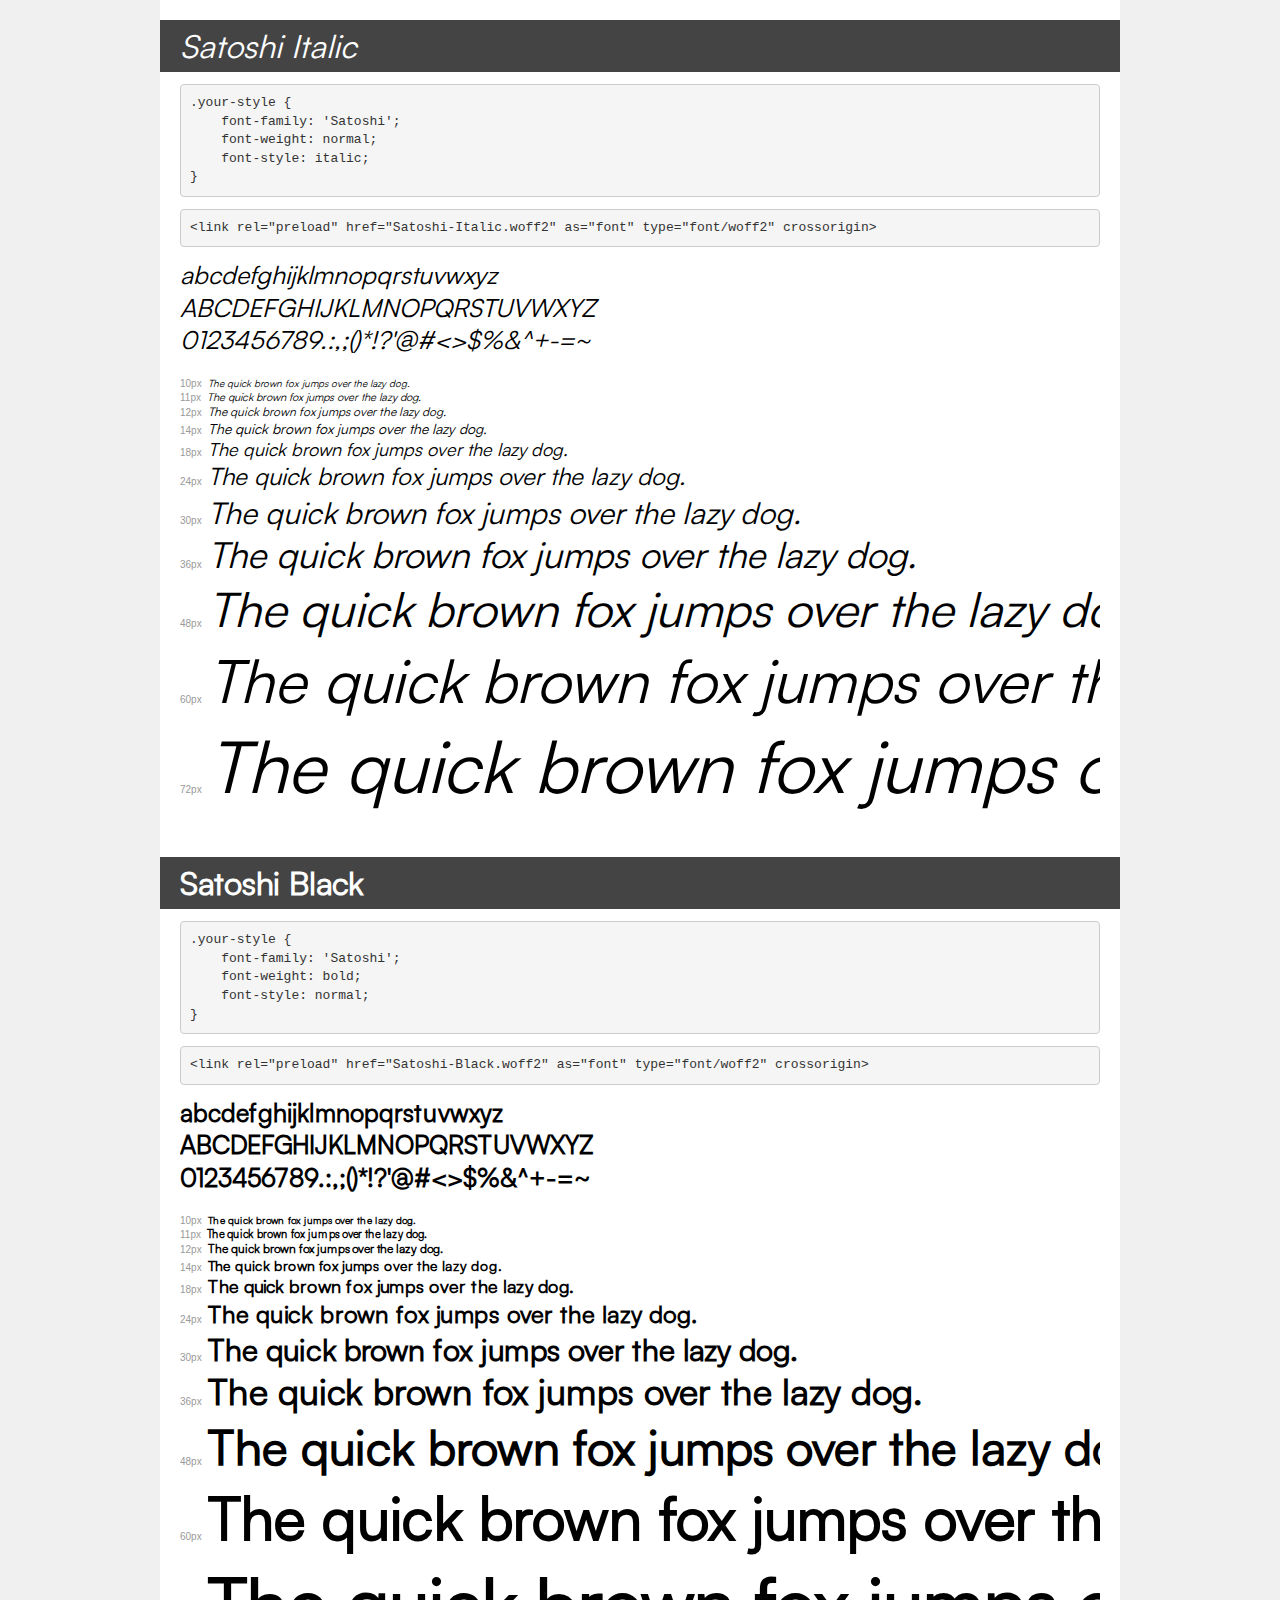
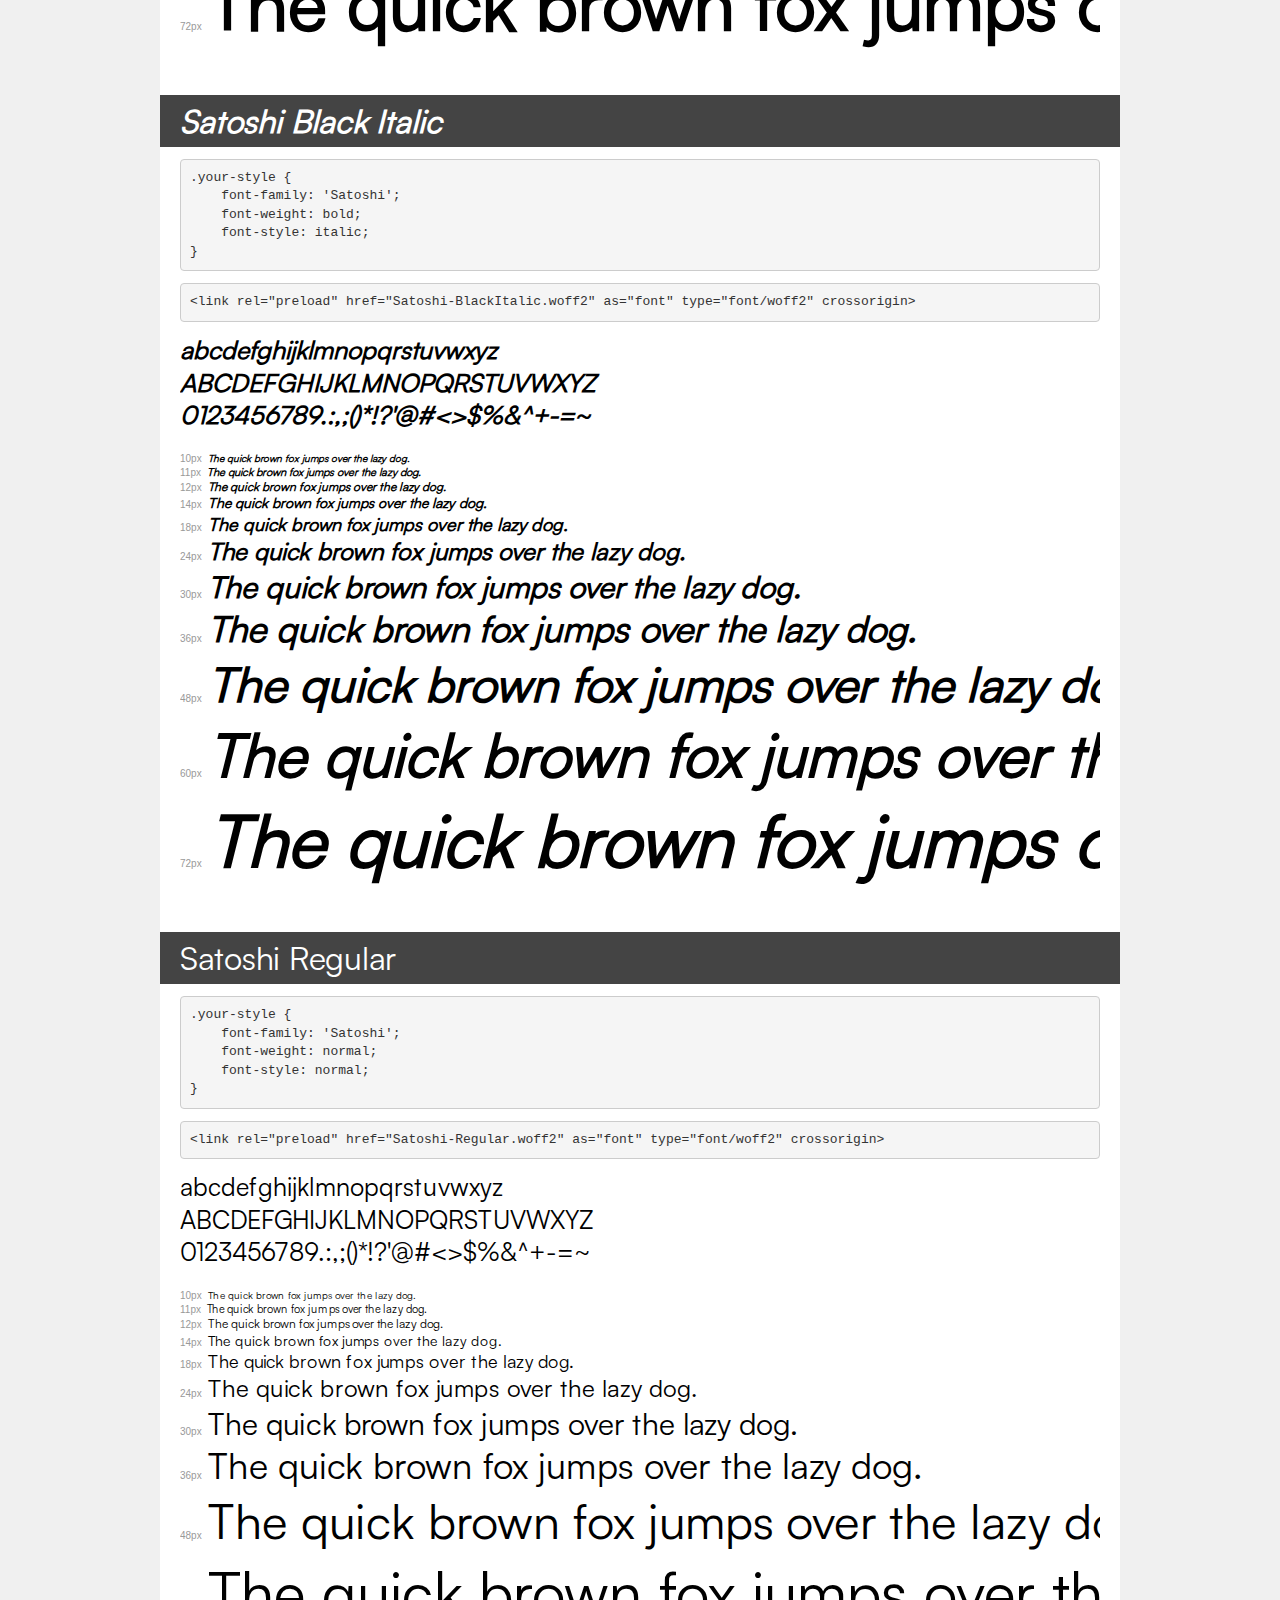
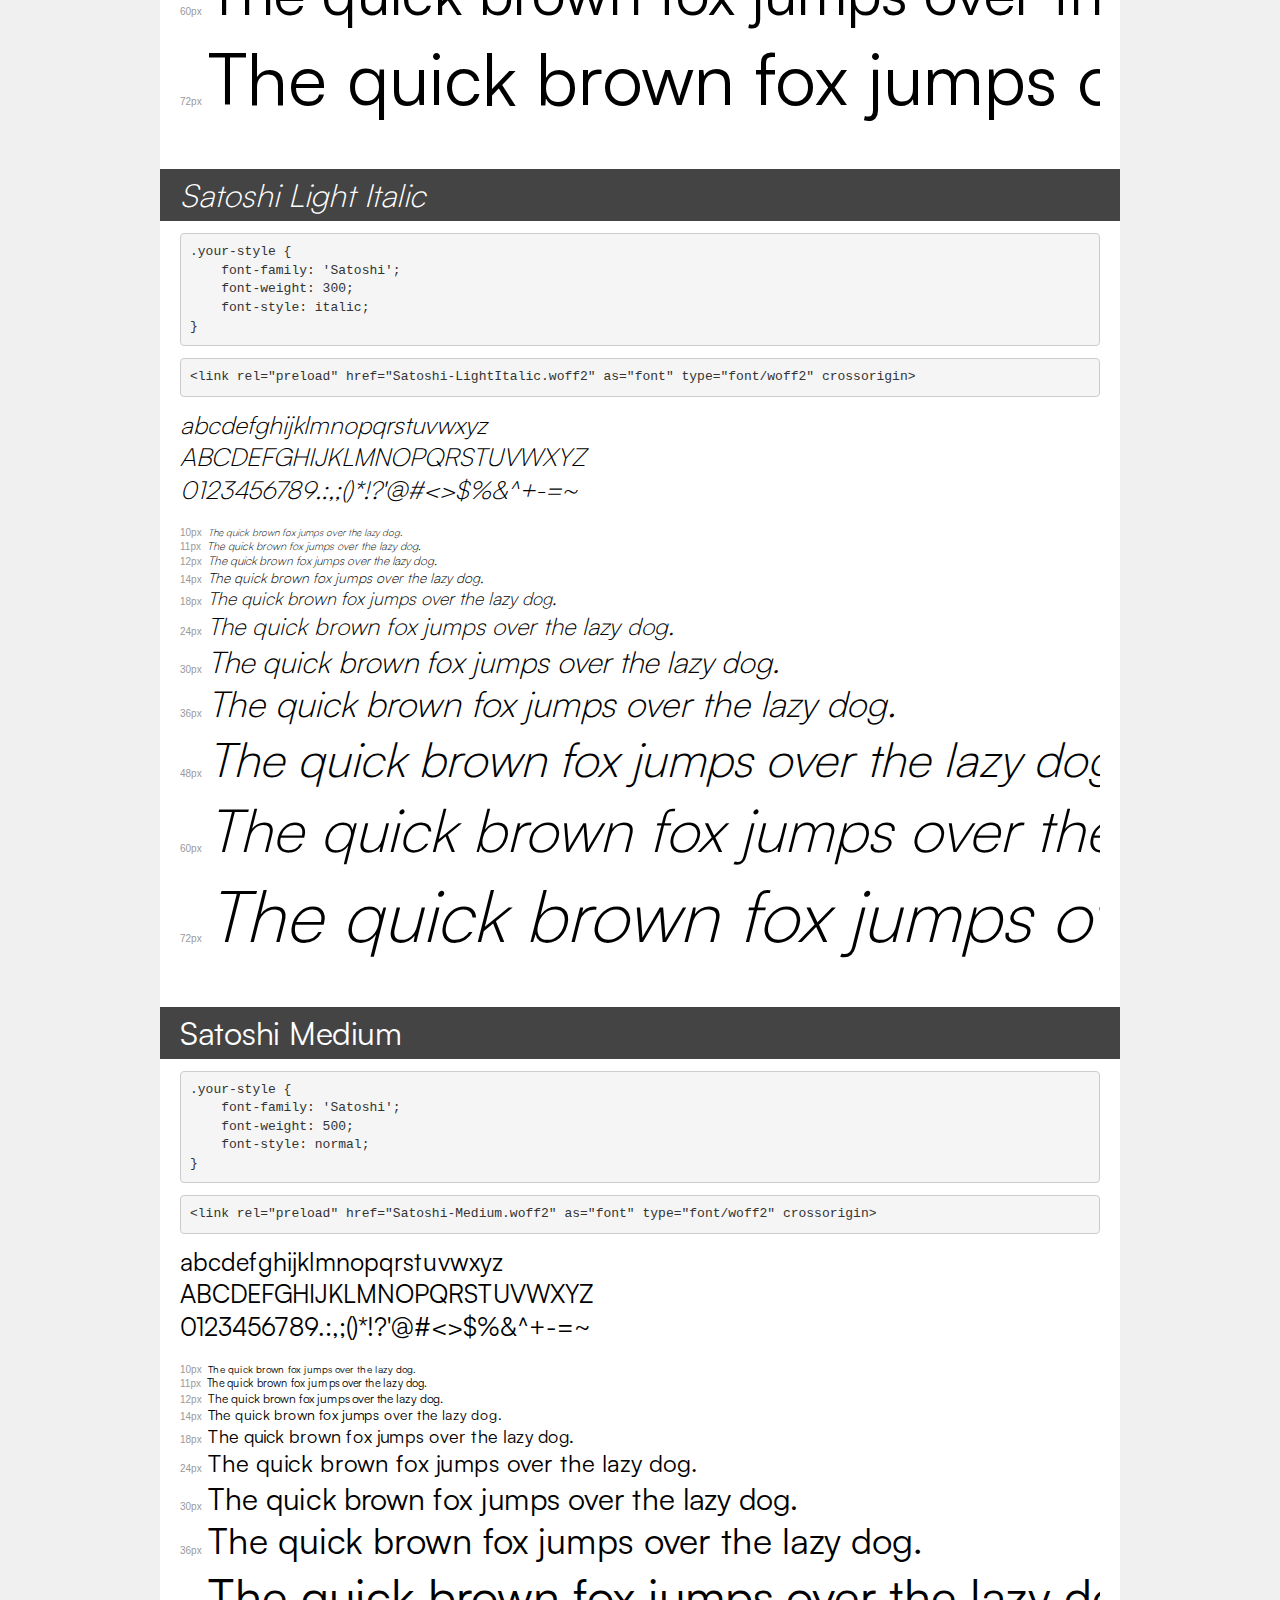
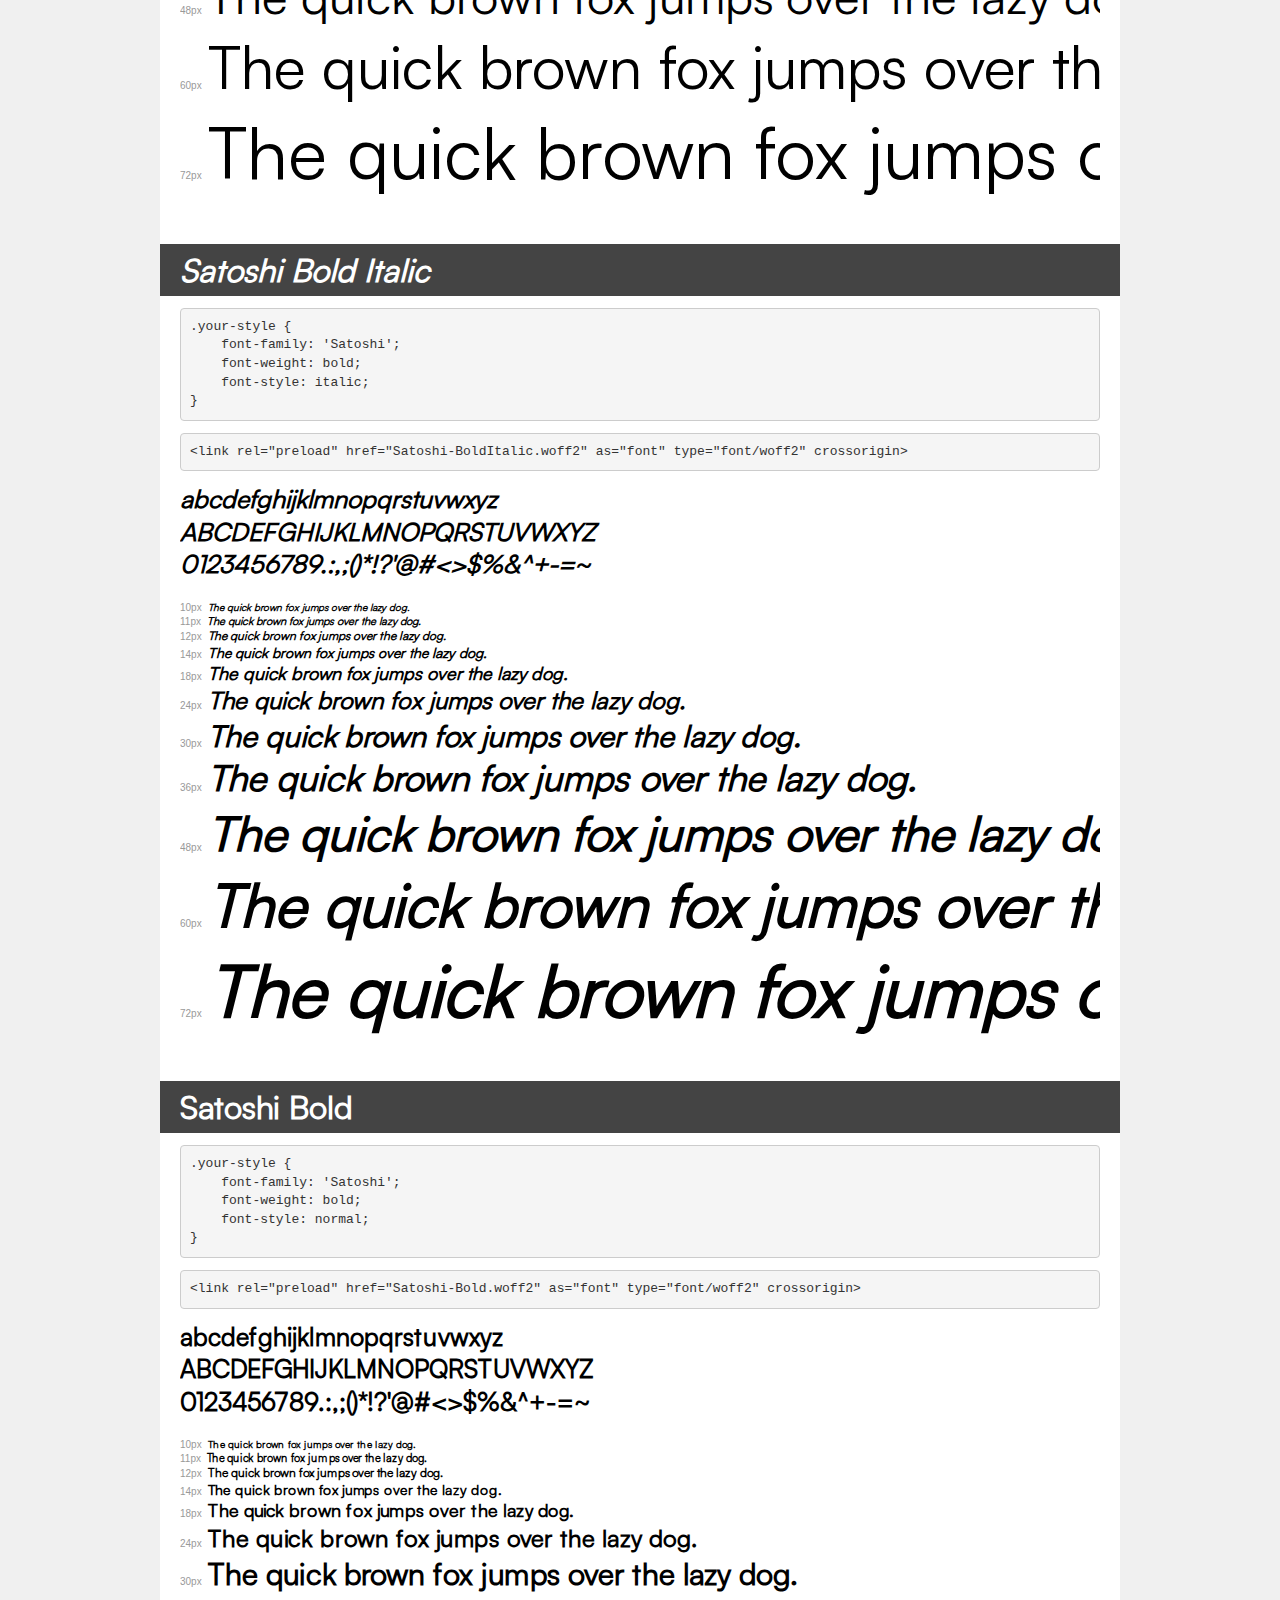
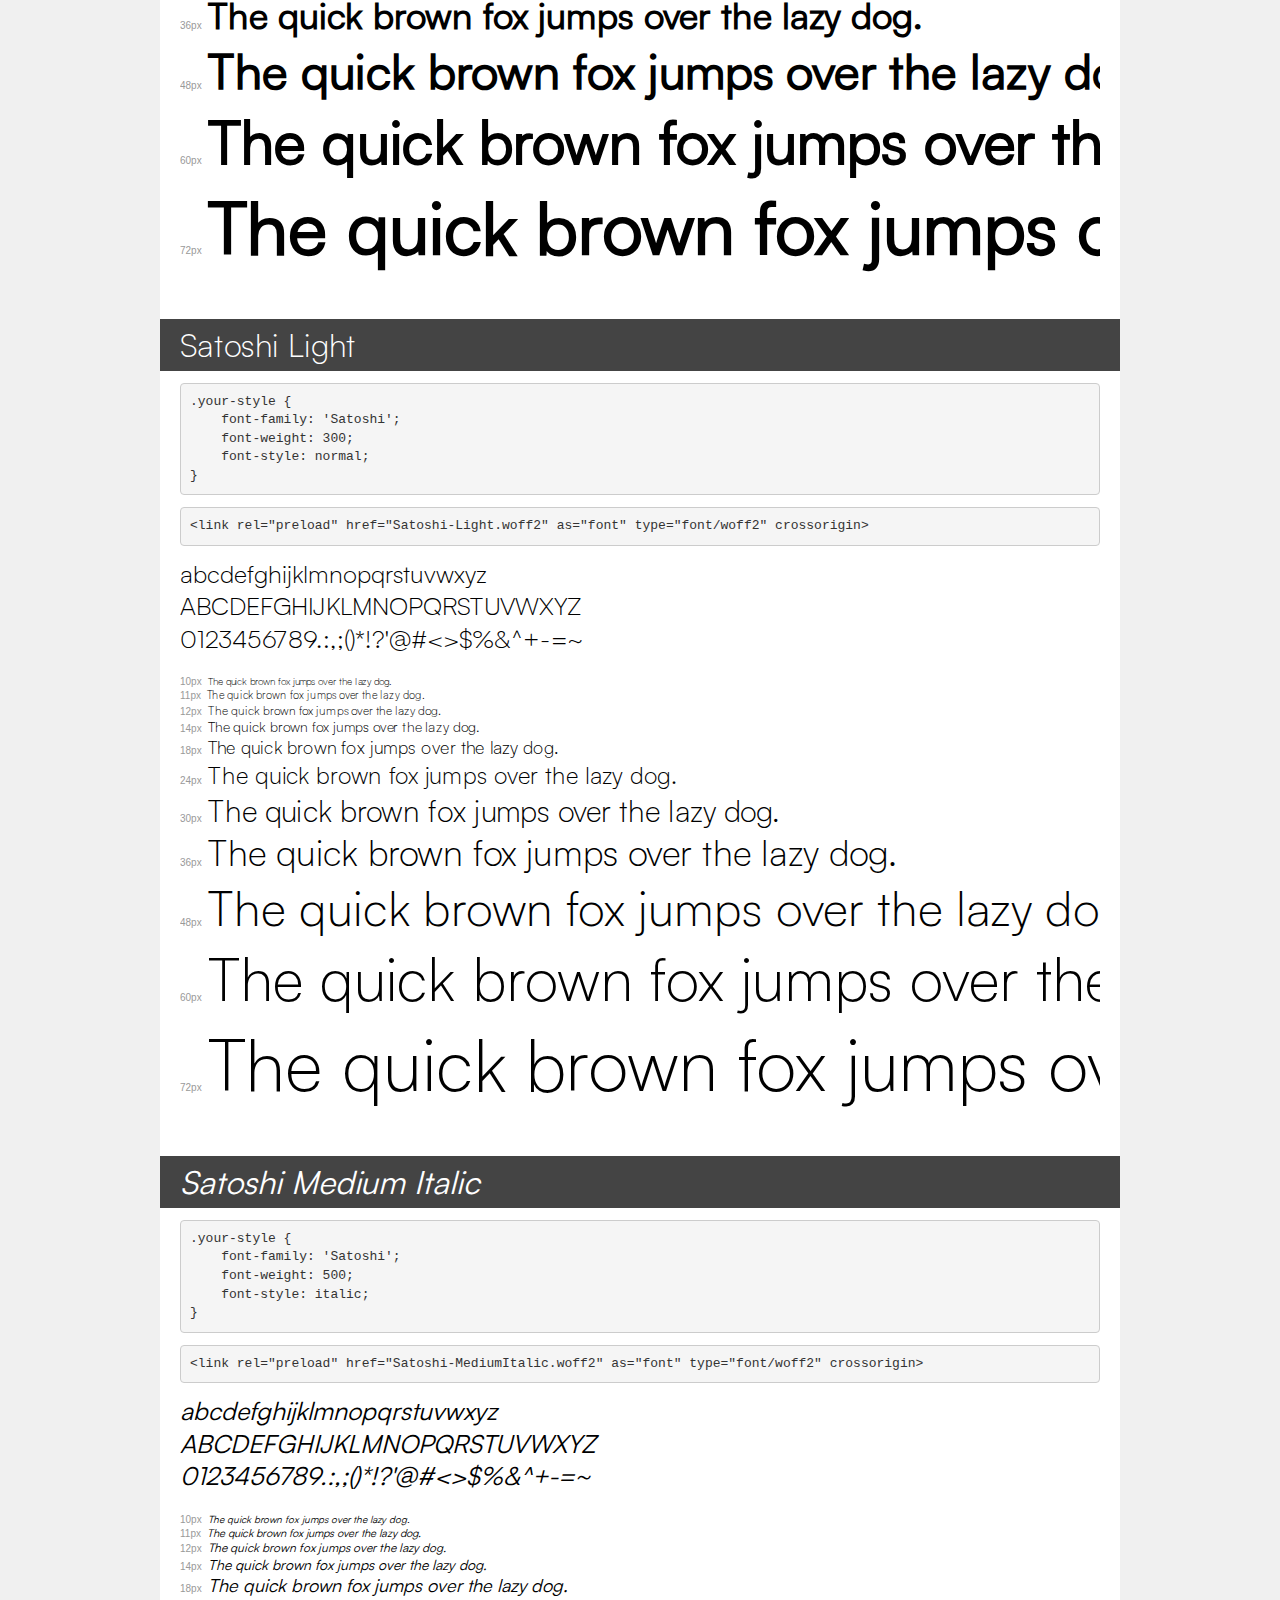
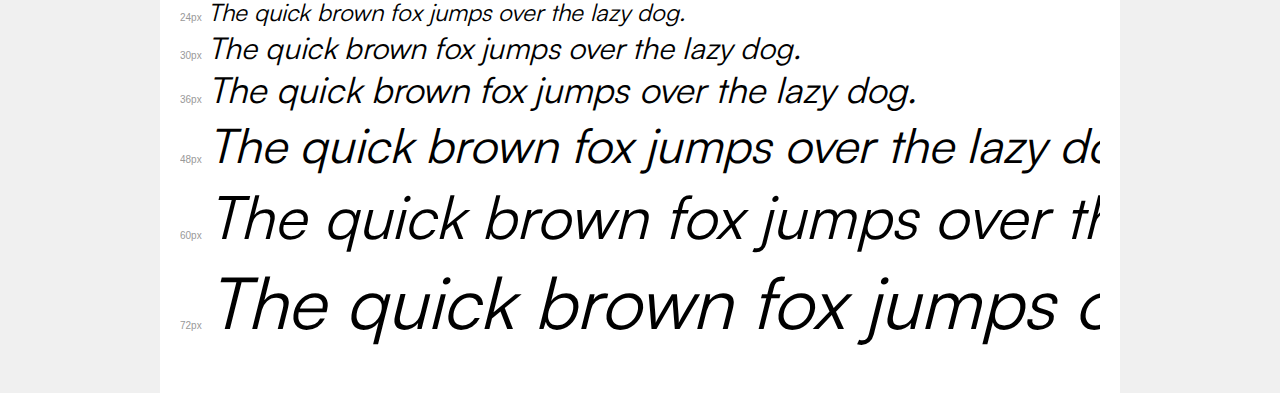
<file: fonts/satoshi/demo.html>
<!DOCTYPE html>
<html lang="en">
<head>
    <meta charset="utf-8">
    <meta http-equiv="X-UA-Compatible" content="IE=edge">
    <meta name="viewport" content="width=device-width, initial-scale=1">
    <meta name="robots" content="noindex, noarchive">
    <meta name="format-detection" content="telephone=no">
    <title>Transfonter demo</title>
    <link href="stylesheet.css" rel="stylesheet">
    <style>
        /*
        http://meyerweb.com/eric/tools/css/reset/
        v2.0 | 20110126
        License: none (public domain)
        */
        html, body, div, span, applet, object, iframe,
        h1, h2, h3, h4, h5, h6, p, blockquote, pre,
        a, abbr, acronym, address, big, cite, code,
        del, dfn, em, img, ins, kbd, q, s, samp,
        small, strike, strong, sub, sup, tt, var,
        b, u, i, center,
        dl, dt, dd, ol, ul, li,
        fieldset, form, label, legend,
        table, caption, tbody, tfoot, thead, tr, th, td,
        article, aside, canvas, details, embed,
        figure, figcaption, footer, header, hgroup,
        menu, nav, output, ruby, section, summary,
        time, mark, audio, video {
            margin: 0;
            padding: 0;
            border: 0;
            font-size: 100%;
            font: inherit;
            vertical-align: baseline;
        }
        /* HTML5 display-role reset for older browsers */
        article, aside, details, figcaption, figure,
        footer, header, hgroup, menu, nav, section {
            display: block;
        }
        body {
            line-height: 1;
        }
        ol, ul {
            list-style: none;
        }
        blockquote, q {
            quotes: none;
        }
        blockquote:before, blockquote:after,
        q:before, q:after {
            content: '';
            content: none;
        }
        table {
            border-collapse: collapse;
            border-spacing: 0;
        }
        /* demo styles */
        body {
            background: #f0f0f0;
            color: #000;
        }
        .page {
            background: #fff;
            width: 920px;
            margin: 0 auto;
            padding: 20px 20px 0 20px;
            overflow: hidden;
        }
        .font-container {
            overflow-x: auto;
            overflow-y: hidden;
            margin-bottom: 40px;
            line-height: 1.3;
            white-space: nowrap;
            padding-bottom: 5px;
        }
        h1 {
            position: relative;
            background: #444;
            font-size: 32px;
            color: #fff;
            padding: 10px 20px;
            margin: 0 -20px 12px -20px;
        }
        .letters {
            font-size: 25px;
            margin-bottom: 20px;
        }
        .s10:before {
            content: '10px';
        }
        .s11:before {
            content: '11px';
        }
        .s12:before {
            content: '12px';
        }
        .s14:before {
            content: '14px';
        }
        .s18:before {
            content: '18px';
        }
        .s24:before {
            content: '24px';
        }
        .s30:before {
            content: '30px';
        }
        .s36:before {
            content: '36px';
        }
        .s48:before {
            content: '48px';
        }
        .s60:before {
            content: '60px';
        }
        .s72:before {
            content: '72px';
        }
        .s10:before, .s11:before, .s12:before, .s14:before,
        .s18:before, .s24:before, .s30:before, .s36:before,
        .s48:before, .s60:before, .s72:before {
            font-family: Arial, sans-serif;
            font-size: 10px;
            font-weight: normal;
            font-style: normal;
            color: #999;
            padding-right: 6px;
        }
        pre {
            display: block;
            padding: 9px;
            margin: 0 0 12px;
            font-family: Monaco, Menlo, Consolas, "Courier New", monospace;
            font-size: 13px;
            line-height: 1.428571429;
            color: #333;
            font-weight: normal;
            font-style: normal;
            background-color: #f5f5f5;
            border: 1px solid #ccc;
            overflow-x: auto;
            border-radius: 4px;
        }
        /* responsive */
        @media (max-width: 959px) {
            .page {
                width: auto;
                margin: 0;
            }
        }
    </style>
</head>
<body>
<div class="page">
    <div class="demo">
        <h1 style="font-family: 'Satoshi'; font-weight: normal; font-style: italic;">Satoshi Italic</h1>
        <pre title="Usage">.your-style {
    font-family: 'Satoshi';
    font-weight: normal;
    font-style: italic;
}</pre>
        <pre title="Preload (optional)">
&lt;link rel=&quot;preload&quot; href=&quot;Satoshi-Italic.woff2&quot; as=&quot;font&quot; type=&quot;font/woff2&quot; crossorigin&gt;</pre>
        <div class="font-container" style="font-family: 'Satoshi'; font-weight: normal; font-style: italic;">
            <p class="letters">
                abcdefghijklmnopqrstuvwxyz<br>
ABCDEFGHIJKLMNOPQRSTUVWXYZ<br>
                0123456789.:,;()*!?'@#&lt;&gt;$%&^+-=~
            </p>
            <p class="s10" style="font-size: 10px;">The quick brown fox jumps over the lazy dog.</p>
            <p class="s11" style="font-size: 11px;">The quick brown fox jumps over the lazy dog.</p>
            <p class="s12" style="font-size: 12px;">The quick brown fox jumps over the lazy dog.</p>
            <p class="s14" style="font-size: 14px;">The quick brown fox jumps over the lazy dog.</p>
            <p class="s18" style="font-size: 18px;">The quick brown fox jumps over the lazy dog.</p>
            <p class="s24" style="font-size: 24px;">The quick brown fox jumps over the lazy dog.</p>
            <p class="s30" style="font-size: 30px;">The quick brown fox jumps over the lazy dog.</p>
            <p class="s36" style="font-size: 36px;">The quick brown fox jumps over the lazy dog.</p>
            <p class="s48" style="font-size: 48px;">The quick brown fox jumps over the lazy dog.</p>
            <p class="s60" style="font-size: 60px;">The quick brown fox jumps over the lazy dog.</p>
            <p class="s72" style="font-size: 72px;">The quick brown fox jumps over the lazy dog.</p>
        </div>
    </div>

    <div class="demo">
        <h1 style="font-family: 'Satoshi'; font-weight: bold; font-style: normal;">Satoshi Black</h1>
        <pre title="Usage">.your-style {
    font-family: 'Satoshi';
    font-weight: bold;
    font-style: normal;
}</pre>
        <pre title="Preload (optional)">
&lt;link rel=&quot;preload&quot; href=&quot;Satoshi-Black.woff2&quot; as=&quot;font&quot; type=&quot;font/woff2&quot; crossorigin&gt;</pre>
        <div class="font-container" style="font-family: 'Satoshi'; font-weight: bold; font-style: normal;">
            <p class="letters">
                abcdefghijklmnopqrstuvwxyz<br>
ABCDEFGHIJKLMNOPQRSTUVWXYZ<br>
                0123456789.:,;()*!?'@#&lt;&gt;$%&^+-=~
            </p>
            <p class="s10" style="font-size: 10px;">The quick brown fox jumps over the lazy dog.</p>
            <p class="s11" style="font-size: 11px;">The quick brown fox jumps over the lazy dog.</p>
            <p class="s12" style="font-size: 12px;">The quick brown fox jumps over the lazy dog.</p>
            <p class="s14" style="font-size: 14px;">The quick brown fox jumps over the lazy dog.</p>
            <p class="s18" style="font-size: 18px;">The quick brown fox jumps over the lazy dog.</p>
            <p class="s24" style="font-size: 24px;">The quick brown fox jumps over the lazy dog.</p>
            <p class="s30" style="font-size: 30px;">The quick brown fox jumps over the lazy dog.</p>
            <p class="s36" style="font-size: 36px;">The quick brown fox jumps over the lazy dog.</p>
            <p class="s48" style="font-size: 48px;">The quick brown fox jumps over the lazy dog.</p>
            <p class="s60" style="font-size: 60px;">The quick brown fox jumps over the lazy dog.</p>
            <p class="s72" style="font-size: 72px;">The quick brown fox jumps over the lazy dog.</p>
        </div>
    </div>

    <div class="demo">
        <h1 style="font-family: 'Satoshi'; font-weight: bold; font-style: italic;">Satoshi Black Italic</h1>
        <pre title="Usage">.your-style {
    font-family: 'Satoshi';
    font-weight: bold;
    font-style: italic;
}</pre>
        <pre title="Preload (optional)">
&lt;link rel=&quot;preload&quot; href=&quot;Satoshi-BlackItalic.woff2&quot; as=&quot;font&quot; type=&quot;font/woff2&quot; crossorigin&gt;</pre>
        <div class="font-container" style="font-family: 'Satoshi'; font-weight: bold; font-style: italic;">
            <p class="letters">
                abcdefghijklmnopqrstuvwxyz<br>
ABCDEFGHIJKLMNOPQRSTUVWXYZ<br>
                0123456789.:,;()*!?'@#&lt;&gt;$%&^+-=~
            </p>
            <p class="s10" style="font-size: 10px;">The quick brown fox jumps over the lazy dog.</p>
            <p class="s11" style="font-size: 11px;">The quick brown fox jumps over the lazy dog.</p>
            <p class="s12" style="font-size: 12px;">The quick brown fox jumps over the lazy dog.</p>
            <p class="s14" style="font-size: 14px;">The quick brown fox jumps over the lazy dog.</p>
            <p class="s18" style="font-size: 18px;">The quick brown fox jumps over the lazy dog.</p>
            <p class="s24" style="font-size: 24px;">The quick brown fox jumps over the lazy dog.</p>
            <p class="s30" style="font-size: 30px;">The quick brown fox jumps over the lazy dog.</p>
            <p class="s36" style="font-size: 36px;">The quick brown fox jumps over the lazy dog.</p>
            <p class="s48" style="font-size: 48px;">The quick brown fox jumps over the lazy dog.</p>
            <p class="s60" style="font-size: 60px;">The quick brown fox jumps over the lazy dog.</p>
            <p class="s72" style="font-size: 72px;">The quick brown fox jumps over the lazy dog.</p>
        </div>
    </div>

    <div class="demo">
        <h1 style="font-family: 'Satoshi'; font-weight: normal; font-style: normal;">Satoshi Regular</h1>
        <pre title="Usage">.your-style {
    font-family: 'Satoshi';
    font-weight: normal;
    font-style: normal;
}</pre>
        <pre title="Preload (optional)">
&lt;link rel=&quot;preload&quot; href=&quot;Satoshi-Regular.woff2&quot; as=&quot;font&quot; type=&quot;font/woff2&quot; crossorigin&gt;</pre>
        <div class="font-container" style="font-family: 'Satoshi'; font-weight: normal; font-style: normal;">
            <p class="letters">
                abcdefghijklmnopqrstuvwxyz<br>
ABCDEFGHIJKLMNOPQRSTUVWXYZ<br>
                0123456789.:,;()*!?'@#&lt;&gt;$%&^+-=~
            </p>
            <p class="s10" style="font-size: 10px;">The quick brown fox jumps over the lazy dog.</p>
            <p class="s11" style="font-size: 11px;">The quick brown fox jumps over the lazy dog.</p>
            <p class="s12" style="font-size: 12px;">The quick brown fox jumps over the lazy dog.</p>
            <p class="s14" style="font-size: 14px;">The quick brown fox jumps over the lazy dog.</p>
            <p class="s18" style="font-size: 18px;">The quick brown fox jumps over the lazy dog.</p>
            <p class="s24" style="font-size: 24px;">The quick brown fox jumps over the lazy dog.</p>
            <p class="s30" style="font-size: 30px;">The quick brown fox jumps over the lazy dog.</p>
            <p class="s36" style="font-size: 36px;">The quick brown fox jumps over the lazy dog.</p>
            <p class="s48" style="font-size: 48px;">The quick brown fox jumps over the lazy dog.</p>
            <p class="s60" style="font-size: 60px;">The quick brown fox jumps over the lazy dog.</p>
            <p class="s72" style="font-size: 72px;">The quick brown fox jumps over the lazy dog.</p>
        </div>
    </div>

    <div class="demo">
        <h1 style="font-family: 'Satoshi'; font-weight: 300; font-style: italic;">Satoshi Light Italic</h1>
        <pre title="Usage">.your-style {
    font-family: 'Satoshi';
    font-weight: 300;
    font-style: italic;
}</pre>
        <pre title="Preload (optional)">
&lt;link rel=&quot;preload&quot; href=&quot;Satoshi-LightItalic.woff2&quot; as=&quot;font&quot; type=&quot;font/woff2&quot; crossorigin&gt;</pre>
        <div class="font-container" style="font-family: 'Satoshi'; font-weight: 300; font-style: italic;">
            <p class="letters">
                abcdefghijklmnopqrstuvwxyz<br>
ABCDEFGHIJKLMNOPQRSTUVWXYZ<br>
                0123456789.:,;()*!?'@#&lt;&gt;$%&^+-=~
            </p>
            <p class="s10" style="font-size: 10px;">The quick brown fox jumps over the lazy dog.</p>
            <p class="s11" style="font-size: 11px;">The quick brown fox jumps over the lazy dog.</p>
            <p class="s12" style="font-size: 12px;">The quick brown fox jumps over the lazy dog.</p>
            <p class="s14" style="font-size: 14px;">The quick brown fox jumps over the lazy dog.</p>
            <p class="s18" style="font-size: 18px;">The quick brown fox jumps over the lazy dog.</p>
            <p class="s24" style="font-size: 24px;">The quick brown fox jumps over the lazy dog.</p>
            <p class="s30" style="font-size: 30px;">The quick brown fox jumps over the lazy dog.</p>
            <p class="s36" style="font-size: 36px;">The quick brown fox jumps over the lazy dog.</p>
            <p class="s48" style="font-size: 48px;">The quick brown fox jumps over the lazy dog.</p>
            <p class="s60" style="font-size: 60px;">The quick brown fox jumps over the lazy dog.</p>
            <p class="s72" style="font-size: 72px;">The quick brown fox jumps over the lazy dog.</p>
        </div>
    </div>

    <div class="demo">
        <h1 style="font-family: 'Satoshi'; font-weight: 500; font-style: normal;">Satoshi Medium</h1>
        <pre title="Usage">.your-style {
    font-family: 'Satoshi';
    font-weight: 500;
    font-style: normal;
}</pre>
        <pre title="Preload (optional)">
&lt;link rel=&quot;preload&quot; href=&quot;Satoshi-Medium.woff2&quot; as=&quot;font&quot; type=&quot;font/woff2&quot; crossorigin&gt;</pre>
        <div class="font-container" style="font-family: 'Satoshi'; font-weight: 500; font-style: normal;">
            <p class="letters">
                abcdefghijklmnopqrstuvwxyz<br>
ABCDEFGHIJKLMNOPQRSTUVWXYZ<br>
                0123456789.:,;()*!?'@#&lt;&gt;$%&^+-=~
            </p>
            <p class="s10" style="font-size: 10px;">The quick brown fox jumps over the lazy dog.</p>
            <p class="s11" style="font-size: 11px;">The quick brown fox jumps over the lazy dog.</p>
            <p class="s12" style="font-size: 12px;">The quick brown fox jumps over the lazy dog.</p>
            <p class="s14" style="font-size: 14px;">The quick brown fox jumps over the lazy dog.</p>
            <p class="s18" style="font-size: 18px;">The quick brown fox jumps over the lazy dog.</p>
            <p class="s24" style="font-size: 24px;">The quick brown fox jumps over the lazy dog.</p>
            <p class="s30" style="font-size: 30px;">The quick brown fox jumps over the lazy dog.</p>
            <p class="s36" style="font-size: 36px;">The quick brown fox jumps over the lazy dog.</p>
            <p class="s48" style="font-size: 48px;">The quick brown fox jumps over the lazy dog.</p>
            <p class="s60" style="font-size: 60px;">The quick brown fox jumps over the lazy dog.</p>
            <p class="s72" style="font-size: 72px;">The quick brown fox jumps over the lazy dog.</p>
        </div>
    </div>

    <div class="demo">
        <h1 style="font-family: 'Satoshi'; font-weight: bold; font-style: italic;">Satoshi Bold Italic</h1>
        <pre title="Usage">.your-style {
    font-family: 'Satoshi';
    font-weight: bold;
    font-style: italic;
}</pre>
        <pre title="Preload (optional)">
&lt;link rel=&quot;preload&quot; href=&quot;Satoshi-BoldItalic.woff2&quot; as=&quot;font&quot; type=&quot;font/woff2&quot; crossorigin&gt;</pre>
        <div class="font-container" style="font-family: 'Satoshi'; font-weight: bold; font-style: italic;">
            <p class="letters">
                abcdefghijklmnopqrstuvwxyz<br>
ABCDEFGHIJKLMNOPQRSTUVWXYZ<br>
                0123456789.:,;()*!?'@#&lt;&gt;$%&^+-=~
            </p>
            <p class="s10" style="font-size: 10px;">The quick brown fox jumps over the lazy dog.</p>
            <p class="s11" style="font-size: 11px;">The quick brown fox jumps over the lazy dog.</p>
            <p class="s12" style="font-size: 12px;">The quick brown fox jumps over the lazy dog.</p>
            <p class="s14" style="font-size: 14px;">The quick brown fox jumps over the lazy dog.</p>
            <p class="s18" style="font-size: 18px;">The quick brown fox jumps over the lazy dog.</p>
            <p class="s24" style="font-size: 24px;">The quick brown fox jumps over the lazy dog.</p>
            <p class="s30" style="font-size: 30px;">The quick brown fox jumps over the lazy dog.</p>
            <p class="s36" style="font-size: 36px;">The quick brown fox jumps over the lazy dog.</p>
            <p class="s48" style="font-size: 48px;">The quick brown fox jumps over the lazy dog.</p>
            <p class="s60" style="font-size: 60px;">The quick brown fox jumps over the lazy dog.</p>
            <p class="s72" style="font-size: 72px;">The quick brown fox jumps over the lazy dog.</p>
        </div>
    </div>

    <div class="demo">
        <h1 style="font-family: 'Satoshi'; font-weight: bold; font-style: normal;">Satoshi Bold</h1>
        <pre title="Usage">.your-style {
    font-family: 'Satoshi';
    font-weight: bold;
    font-style: normal;
}</pre>
        <pre title="Preload (optional)">
&lt;link rel=&quot;preload&quot; href=&quot;Satoshi-Bold.woff2&quot; as=&quot;font&quot; type=&quot;font/woff2&quot; crossorigin&gt;</pre>
        <div class="font-container" style="font-family: 'Satoshi'; font-weight: bold; font-style: normal;">
            <p class="letters">
                abcdefghijklmnopqrstuvwxyz<br>
ABCDEFGHIJKLMNOPQRSTUVWXYZ<br>
                0123456789.:,;()*!?'@#&lt;&gt;$%&^+-=~
            </p>
            <p class="s10" style="font-size: 10px;">The quick brown fox jumps over the lazy dog.</p>
            <p class="s11" style="font-size: 11px;">The quick brown fox jumps over the lazy dog.</p>
            <p class="s12" style="font-size: 12px;">The quick brown fox jumps over the lazy dog.</p>
            <p class="s14" style="font-size: 14px;">The quick brown fox jumps over the lazy dog.</p>
            <p class="s18" style="font-size: 18px;">The quick brown fox jumps over the lazy dog.</p>
            <p class="s24" style="font-size: 24px;">The quick brown fox jumps over the lazy dog.</p>
            <p class="s30" style="font-size: 30px;">The quick brown fox jumps over the lazy dog.</p>
            <p class="s36" style="font-size: 36px;">The quick brown fox jumps over the lazy dog.</p>
            <p class="s48" style="font-size: 48px;">The quick brown fox jumps over the lazy dog.</p>
            <p class="s60" style="font-size: 60px;">The quick brown fox jumps over the lazy dog.</p>
            <p class="s72" style="font-size: 72px;">The quick brown fox jumps over the lazy dog.</p>
        </div>
    </div>

    <div class="demo">
        <h1 style="font-family: 'Satoshi'; font-weight: 300; font-style: normal;">Satoshi Light</h1>
        <pre title="Usage">.your-style {
    font-family: 'Satoshi';
    font-weight: 300;
    font-style: normal;
}</pre>
        <pre title="Preload (optional)">
&lt;link rel=&quot;preload&quot; href=&quot;Satoshi-Light.woff2&quot; as=&quot;font&quot; type=&quot;font/woff2&quot; crossorigin&gt;</pre>
        <div class="font-container" style="font-family: 'Satoshi'; font-weight: 300; font-style: normal;">
            <p class="letters">
                abcdefghijklmnopqrstuvwxyz<br>
ABCDEFGHIJKLMNOPQRSTUVWXYZ<br>
                0123456789.:,;()*!?'@#&lt;&gt;$%&^+-=~
            </p>
            <p class="s10" style="font-size: 10px;">The quick brown fox jumps over the lazy dog.</p>
            <p class="s11" style="font-size: 11px;">The quick brown fox jumps over the lazy dog.</p>
            <p class="s12" style="font-size: 12px;">The quick brown fox jumps over the lazy dog.</p>
            <p class="s14" style="font-size: 14px;">The quick brown fox jumps over the lazy dog.</p>
            <p class="s18" style="font-size: 18px;">The quick brown fox jumps over the lazy dog.</p>
            <p class="s24" style="font-size: 24px;">The quick brown fox jumps over the lazy dog.</p>
            <p class="s30" style="font-size: 30px;">The quick brown fox jumps over the lazy dog.</p>
            <p class="s36" style="font-size: 36px;">The quick brown fox jumps over the lazy dog.</p>
            <p class="s48" style="font-size: 48px;">The quick brown fox jumps over the lazy dog.</p>
            <p class="s60" style="font-size: 60px;">The quick brown fox jumps over the lazy dog.</p>
            <p class="s72" style="font-size: 72px;">The quick brown fox jumps over the lazy dog.</p>
        </div>
    </div>

    <div class="demo">
        <h1 style="font-family: 'Satoshi'; font-weight: 500; font-style: italic;">Satoshi Medium Italic</h1>
        <pre title="Usage">.your-style {
    font-family: 'Satoshi';
    font-weight: 500;
    font-style: italic;
}</pre>
        <pre title="Preload (optional)">
&lt;link rel=&quot;preload&quot; href=&quot;Satoshi-MediumItalic.woff2&quot; as=&quot;font&quot; type=&quot;font/woff2&quot; crossorigin&gt;</pre>
        <div class="font-container" style="font-family: 'Satoshi'; font-weight: 500; font-style: italic;">
            <p class="letters">
                abcdefghijklmnopqrstuvwxyz<br>
ABCDEFGHIJKLMNOPQRSTUVWXYZ<br>
                0123456789.:,;()*!?'@#&lt;&gt;$%&^+-=~
            </p>
            <p class="s10" style="font-size: 10px;">The quick brown fox jumps over the lazy dog.</p>
            <p class="s11" style="font-size: 11px;">The quick brown fox jumps over the lazy dog.</p>
            <p class="s12" style="font-size: 12px;">The quick brown fox jumps over the lazy dog.</p>
            <p class="s14" style="font-size: 14px;">The quick brown fox jumps over the lazy dog.</p>
            <p class="s18" style="font-size: 18px;">The quick brown fox jumps over the lazy dog.</p>
            <p class="s24" style="font-size: 24px;">The quick brown fox jumps over the lazy dog.</p>
            <p class="s30" style="font-size: 30px;">The quick brown fox jumps over the lazy dog.</p>
            <p class="s36" style="font-size: 36px;">The quick brown fox jumps over the lazy dog.</p>
            <p class="s48" style="font-size: 48px;">The quick brown fox jumps over the lazy dog.</p>
            <p class="s60" style="font-size: 60px;">The quick brown fox jumps over the lazy dog.</p>
            <p class="s72" style="font-size: 72px;">The quick brown fox jumps over the lazy dog.</p>
        </div>
    </div>

</div>
</body>
</html>
</file>
<file: css/main.css>
/* 
Подсказка для использования шрифтов
font-family: 'DM Sans', sans-serif;
font-family: 'Poppins', sans-serif;
*/

/* =============  Fonts ================= */
@import './../fonts/chillax/css/chillax.css';
@import './../fonts/gambetta/css/gambetta.css';
@import './../fonts/satoshi/stylesheet.css';
@import './../fonts/greatvibes/stylesheet.css';
@import './../fonts/futurapt/stylesheet.css';
@import './../fonts/antarctic/stylesheet.css';
@import './../fonts/larisa/stylesheet.css';
@import './../fonts/hero/stylesheet.css';
@import './../fonts/garet/stylesheet.css';
@import './../fonts/code-next-trial/style.css';


/* @import url("https://fonts.googleapis.com/css2?family=DM+Sans:opsz,wght@9..40,400;9..40,500;9..40,700&family=Poppins:wght@400;500;700&display=swap");
@import url('https://fonts.googleapis.com/css2?family=Montserrat:wght@100..900&family=Nunito:ital,wght@0,200..1000;1,200..1000&display=swap');
@import url('https://fonts.googleapis.com/css2?family=Poppins:wght@300;400;500;600&display=swap'); */

/* =============  Base ================= */
@import './base/reset.css';
@import './base/vars.css';
@import './base/base.css';
@import './base/buttons.css';
@import './base/icons.css';
@import './base/mobile-nav-button.css';
@import './base/mobile-nav.css';
@import './base/swiper.css';


/* =============  Blocks ================= */
@import './blocks/nav.css';
@import './blocks/dark-mode-btn.css';
@import './blocks/link.css';
@import './blocks/header.css';
@import './blocks/gradient.css';
@import './blocks/works.css';
@import './blocks/work.css';
@import './blocks/banner.css';
@import './blocks/about.css';
@import './blocks/projects.css';
@import './pages/projects-details.css';
@import './pages/skills.css';
@import './blocks/footer.css';
@import './blocks/footer-nav.css';

/* =============  Media ================= */
/* @import './base/media.css'; */
</file>
<file: fonts/code-next-trial/style.css>
/* #### Generated By: http://font.download #### */

    @font-face {
    font-family: 'Code Next-Trial Regular';
    font-style: normal;
    font-weight: normal;
    src: local('Code Next-Trial Regular'), url('CodeNext-Trial-Regular.woff') format('woff');
    }
    

    @font-face {
    font-family: 'Code Next-Trial Regular Italic';
    font-style: normal;
    font-weight: normal;
    src: local('Code Next-Trial Regular Italic'), url('CodeNext-Trial-RegularItalic.woff') format('woff');
    }
    

    @font-face {
    font-family: 'Code Next-Trial Hairline';
    font-style: normal;
    font-weight: normal;
    src: local('Code Next-Trial Hairline'), url('CodeNext-Trial-Hairline.woff') format('woff');
    }
    

    @font-face {
    font-family: 'Code Next-Trial Hairline Italic';
    font-style: normal;
    font-weight: normal;
    src: local('Code Next-Trial Hairline Italic'), url('CodeNext-Trial-HairlineItalic.woff') format('woff');
    }
    

    @font-face {
    font-family: 'Code Next-Trial Thin';
    font-style: normal;
    font-weight: normal;
    src: local('Code Next-Trial Thin'), url('CodeNext-Trial-Thin.woff') format('woff');
    }
    

    @font-face {
    font-family: 'Code Next-Trial Thin Italic';
    font-style: normal;
    font-weight: normal;
    src: local('Code Next-Trial Thin Italic'), url('CodeNext-Trial-ThinItalic.woff') format('woff');
    }
    

    @font-face {
    font-family: 'Code Next-Trial Light';
    font-style: normal;
    font-weight: normal;
    src: local('Code Next-Trial Light'), url('CodeNext-Trial-Light.woff') format('woff');
    }
    

    @font-face {
    font-family: 'Code Next-Trial Light Italic';
    font-style: normal;
    font-weight: normal;
    src: local('Code Next-Trial Light Italic'), url('CodeNext-Trial-LightItalic.woff') format('woff');
    }
    

    @font-face {
    font-family: 'Code Next-Trial Book';
    font-style: normal;
    font-weight: normal;
    src: local('Code Next-Trial Book'), url('CodeNext-Trial-Book.woff') format('woff');
    }
    

    @font-face {
    font-family: 'Code Next-Trial Book Italic';
    font-style: normal;
    font-weight: normal;
    src: local('Code Next-Trial Book Italic'), url('CodeNext-Trial-BookItalic.woff') format('woff');
    }
    

    @font-face {
    font-family: 'Code Next-Trial SemiBold';
    font-style: normal;
    font-weight: normal;
    src: local('Code Next-Trial SemiBold'), url('CodeNext-Trial-SemiBold.woff') format('woff');
    }
    

    @font-face {
    font-family: 'Code Next-Trial SemiBold Italic';
    font-style: normal;
    font-weight: normal;
    src: local('Code Next-Trial SemiBold Italic'), url('CodeNext-Trial-SemiBoldItalic.woff') format('woff');
    }
    

    @font-face {
    font-family: 'Code Next-Trial Bold';
    font-style: normal;
    font-weight: normal;
    src: local('Code Next-Trial Bold'), url('CodeNext-Trial-Bold.woff') format('woff');
    }
    

    @font-face {
    font-family: 'Code Next-Trial Bold Italic';
    font-style: normal;
    font-weight: normal;
    src: local('Code Next-Trial Bold Italic'), url('CodeNext-Trial-BoldItalic.woff') format('woff');
    }
    

    @font-face {
    font-family: 'Code Next-Trial ExtraBold';
    font-style: normal;
    font-weight: normal;
    src: local('Code Next-Trial ExtraBold'), url('CodeNext-Trial-ExtraBold.woff') format('woff');
    }
    

    @font-face {
    font-family: 'Code Next-Trial ExtraBold Italic';
    font-style: normal;
    font-weight: normal;
    src: local('Code Next-Trial ExtraBold Italic'), url('CodeNext-Trial-ExtraBoldItalic.woff') format('woff');
    }
    

    @font-face {
    font-family: 'Code Next-Trial Heavy';
    font-style: normal;
    font-weight: normal;
    src: local('Code Next-Trial Heavy'), url('CodeNext-Trial-Heavy.woff') format('woff');
    }
    

    @font-face {
    font-family: 'Code Next-Trial Heavy Italic';
    font-style: normal;
    font-weight: normal;
    src: local('Code Next-Trial Heavy Italic'), url('CodeNext-Trial-HeavyItalic.woff') format('woff');
    }
    

    @font-face {
    font-family: 'Code Next-Trial Black';
    font-style: normal;
    font-weight: normal;
    src: local('Code Next-Trial Black'), url('CodeNext-Trial-Black.woff') format('woff');
    }
    

    @font-face {
    font-family: 'Code Next-Trial Black Italic';
    font-style: normal;
    font-weight: normal;
    src: local('Code Next-Trial Black Italic'), url('CodeNext-Trial-BlackItalic.woff') format('woff');
    }
    

    @font-face {
    font-family: 'Code Next ExtraBold';
    font-style: normal;
    font-weight: normal;
    src: local('Code Next ExtraBold'), url('CodeNext-ExtraBold.woff') format('woff');
    }
    

    @font-face {
    font-family: 'Code Next ExtraBold Italic';
    font-style: normal;
    font-weight: normal;
    src: local('Code Next ExtraBold Italic'), url('CodeNext-ExtraBoldItalic.woff') format('woff');
    }
</file>
<file: fonts/futurapt/stylesheet.css>
@font-face {
    font-family: 'Futura PT';
    src: url('FuturaPT-Bold.eot');
    src: local('Futura PT Bold'), local('FuturaPT-Bold'),
        url('FuturaPT-Bold.eot?#iefix') format('embedded-opentype'),
        url('FuturaPT-Bold.woff2') format('woff2'),
        url('FuturaPT-Bold.woff') format('woff'),
        url('FuturaPT-Bold.ttf') format('truetype');
    font-weight: bold;
    font-style: normal;
}

@font-face {
    font-family: 'Futura PT';
    src: url('FuturaPT-Heavy.eot');
    src: local('Futura PT Heavy'), local('FuturaPT-Heavy'),
        url('FuturaPT-Heavy.eot?#iefix') format('embedded-opentype'),
        url('FuturaPT-Heavy.woff2') format('woff2'),
        url('FuturaPT-Heavy.woff') format('woff'),
        url('FuturaPT-Heavy.ttf') format('truetype');
    font-weight: 900;
    font-style: normal;
}

@font-face {
    font-family: 'Futura PT Demi';
    src: url('FuturaPT-DemiObl.eot');
    src: local('Futura PT Demi Oblique'), local('FuturaPT-DemiObl'),
        url('FuturaPT-DemiObl.eot?#iefix') format('embedded-opentype'),
        url('FuturaPT-DemiObl.woff2') format('woff2'),
        url('FuturaPT-DemiObl.woff') format('woff'),
        url('FuturaPT-DemiObl.ttf') format('truetype');
    font-weight: 600;
    font-style: italic;
}

@font-face {
    font-family: 'Futura PT Cond Extra';
    src: url('FuturaPTCond-ExtraBoldObl.eot');
    src: local('Futura PT Cond Extra Bold Oblique'), local('FuturaPTCond-ExtraBoldObl'),
        url('FuturaPTCond-ExtraBoldObl.eot?#iefix') format('embedded-opentype'),
        url('FuturaPTCond-ExtraBoldObl.woff2') format('woff2'),
        url('FuturaPTCond-ExtraBoldObl.woff') format('woff'),
        url('FuturaPTCond-ExtraBoldObl.ttf') format('truetype');
    font-weight: 800;
    font-style: italic;
}

@font-face {
    font-family: 'Futura PT Cond Book';
    src: url('FuturaPTCond-Book.eot');
    src: local('Futura PT Cond Book'), local('FuturaPTCond-Book'),
        url('FuturaPTCond-Book.eot?#iefix') format('embedded-opentype'),
        url('FuturaPTCond-Book.woff2') format('woff2'),
        url('FuturaPTCond-Book.woff') format('woff'),
        url('FuturaPTCond-Book.ttf') format('truetype');
    font-weight: normal;
    font-style: normal;
}

@font-face {
    font-family: 'Futura PT';
    src: url('FuturaPT-LightObl.eot');
    src: local('Futura PT Light Oblique'), local('FuturaPT-LightObl'),
        url('FuturaPT-LightObl.eot?#iefix') format('embedded-opentype'),
        url('FuturaPT-LightObl.woff2') format('woff2'),
        url('FuturaPT-LightObl.woff') format('woff'),
        url('FuturaPT-LightObl.ttf') format('truetype');
    font-weight: 300;
    font-style: italic;
}

@font-face {
    font-family: 'Futura PT Book';
    src: url('FuturaPT-BookObl.eot');
    src: local('Futura PT Book Oblique'), local('FuturaPT-BookObl'),
        url('FuturaPT-BookObl.eot?#iefix') format('embedded-opentype'),
        url('FuturaPT-BookObl.woff2') format('woff2'),
        url('FuturaPT-BookObl.woff') format('woff'),
        url('FuturaPT-BookObl.ttf') format('truetype');
    font-weight: normal;
    font-style: italic;
}

@font-face {
    font-family: 'Futura PT';
    src: url('FuturaPT-HeavyObl.eot');
    src: local('Futura PT Heavy Oblique'), local('FuturaPT-HeavyObl'),
        url('FuturaPT-HeavyObl.eot?#iefix') format('embedded-opentype'),
        url('FuturaPT-HeavyObl.woff2') format('woff2'),
        url('FuturaPT-HeavyObl.woff') format('woff'),
        url('FuturaPT-HeavyObl.ttf') format('truetype');
    font-weight: 900;
    font-style: italic;
}

@font-face {
    font-family: 'Futura PT Cond';
    src: url('FuturaPTCond-BoldObl.eot');
    src: local('Futura PT Cond Bold Oblique'), local('FuturaPTCond-BoldObl'),
        url('FuturaPTCond-BoldObl.eot?#iefix') format('embedded-opentype'),
        url('FuturaPTCond-BoldObl.woff2') format('woff2'),
        url('FuturaPTCond-BoldObl.woff') format('woff'),
        url('FuturaPTCond-BoldObl.ttf') format('truetype');
    font-weight: bold;
    font-style: italic;
}

@font-face {
    font-family: 'Futura PT Demi';
    src: url('FuturaPT-Demi.eot');
    src: local('Futura PT Demi'), local('FuturaPT-Demi'),
        url('FuturaPT-Demi.eot?#iefix') format('embedded-opentype'),
        url('FuturaPT-Demi.woff2') format('woff2'),
        url('FuturaPT-Demi.woff') format('woff'),
        url('FuturaPT-Demi.ttf') format('truetype');
    font-weight: 600;
    font-style: normal;
}

@font-face {
    font-family: 'Futura PT Cond Book';
    src: url('FuturaPTCond-BookObl.eot');
    src: local('Futura PT Cond Book Oblique'), local('FuturaPTCond-BookObl'),
        url('FuturaPTCond-BookObl.eot?#iefix') format('embedded-opentype'),
        url('FuturaPTCond-BookObl.woff2') format('woff2'),
        url('FuturaPTCond-BookObl.woff') format('woff'),
        url('FuturaPTCond-BookObl.ttf') format('truetype');
    font-weight: normal;
    font-style: italic;
}

@font-face {
    font-family: 'Futura PT Extra';
    src: url('FuturaPT-ExtraBold.eot');
    src: local('Futura PT Extra Bold'), local('FuturaPT-ExtraBold'),
        url('FuturaPT-ExtraBold.eot?#iefix') format('embedded-opentype'),
        url('FuturaPT-ExtraBold.woff2') format('woff2'),
        url('FuturaPT-ExtraBold.woff') format('woff'),
        url('FuturaPT-ExtraBold.ttf') format('truetype');
    font-weight: 800;
    font-style: normal;
}

@font-face {
    font-family: 'Futura PT Cond';
    src: url('FuturaPTCond-Medium.eot');
    src: local('Futura PT Cond Medium'), local('FuturaPTCond-Medium'),
        url('FuturaPTCond-Medium.eot?#iefix') format('embedded-opentype'),
        url('FuturaPTCond-Medium.woff2') format('woff2'),
        url('FuturaPTCond-Medium.woff') format('woff'),
        url('FuturaPTCond-Medium.ttf') format('truetype');
    font-weight: 500;
    font-style: normal;
}

@font-face {
    font-family: 'Futura PT';
    src: url('FuturaPT-Medium.eot');
    src: local('Futura PT Medium'), local('FuturaPT-Medium'),
        url('FuturaPT-Medium.eot?#iefix') format('embedded-opentype'),
        url('FuturaPT-Medium.woff2') format('woff2'),
        url('FuturaPT-Medium.woff') format('woff'),
        url('FuturaPT-Medium.ttf') format('truetype');
    font-weight: 500;
    font-style: normal;
}

@font-face {
    font-family: 'Futura PT Cond Extra';
    src: url('FuturaPTCond-ExtraBold.eot');
    src: local('Futura PT Cond Extra Bold'), local('FuturaPTCond-ExtraBold'),
        url('FuturaPTCond-ExtraBold.eot?#iefix') format('embedded-opentype'),
        url('FuturaPTCond-ExtraBold.woff2') format('woff2'),
        url('FuturaPTCond-ExtraBold.woff') format('woff'),
        url('FuturaPTCond-ExtraBold.ttf') format('truetype');
    font-weight: 800;
    font-style: normal;
}

@font-face {
    font-family: 'Futura PT';
    src: url('FuturaPT-MediumObl.eot');
    src: local('Futura PT Medium Oblique'), local('FuturaPT-MediumObl'),
        url('FuturaPT-MediumObl.eot?#iefix') format('embedded-opentype'),
        url('FuturaPT-MediumObl.woff2') format('woff2'),
        url('FuturaPT-MediumObl.woff') format('woff'),
        url('FuturaPT-MediumObl.ttf') format('truetype');
    font-weight: 500;
    font-style: italic;
}

@font-face {
    font-family: 'Futura PT Cond';
    src: url('FuturaPTCond-Bold.eot');
    src: local('Futura PT Cond Bold'), local('FuturaPTCond-Bold'),
        url('FuturaPTCond-Bold.eot?#iefix') format('embedded-opentype'),
        url('FuturaPTCond-Bold.woff2') format('woff2'),
        url('FuturaPTCond-Bold.woff') format('woff'),
        url('FuturaPTCond-Bold.ttf') format('truetype');
    font-weight: bold;
    font-style: normal;
}

@font-face {
    font-family: 'Futura PT';
    src: url('FuturaPT-BoldObl.eot');
    src: local('Futura PT Bold Oblique'), local('FuturaPT-BoldObl'),
        url('FuturaPT-BoldObl.eot?#iefix') format('embedded-opentype'),
        url('FuturaPT-BoldObl.woff2') format('woff2'),
        url('FuturaPT-BoldObl.woff') format('woff'),
        url('FuturaPT-BoldObl.ttf') format('truetype');
    font-weight: bold;
    font-style: italic;
}

@font-face {
    font-family: 'Futura PT Book';
    src: url('FuturaPT-Book.eot');
    src: local('Futura PT Book'), local('FuturaPT-Book'),
        url('FuturaPT-Book.eot?#iefix') format('embedded-opentype'),
        url('FuturaPT-Book.woff2') format('woff2'),
        url('FuturaPT-Book.woff') format('woff'),
        url('FuturaPT-Book.ttf') format('truetype');
    font-weight: normal;
    font-style: normal;
}

@font-face {
    font-family: 'Futura PT';
    src: url('FuturaPT-Light.eot');
    src: local('Futura PT Light'), local('FuturaPT-Light'),
        url('FuturaPT-Light.eot?#iefix') format('embedded-opentype'),
        url('FuturaPT-Light.woff2') format('woff2'),
        url('FuturaPT-Light.woff') format('woff'),
        url('FuturaPT-Light.ttf') format('truetype');
    font-weight: 300;
    font-style: normal;
}

@font-face {
    font-family: 'Futura PT Cond';
    src: url('FuturaPTCond-MediumObl.eot');
    src: local('Futura PT Cond Medium Oblique'), local('FuturaPTCond-MediumObl'),
        url('FuturaPTCond-MediumObl.eot?#iefix') format('embedded-opentype'),
        url('FuturaPTCond-MediumObl.woff2') format('woff2'),
        url('FuturaPTCond-MediumObl.woff') format('woff'),
        url('FuturaPTCond-MediumObl.ttf') format('truetype');
    font-weight: 500;
    font-style: italic;
}

@font-face {
    font-family: 'Futura PT Extra';
    src: url('FuturaPT-ExtraBoldObl.eot');
    src: local('Futura PT Extra Bold Oblique'), local('FuturaPT-ExtraBoldObl'),
        url('FuturaPT-ExtraBoldObl.eot?#iefix') format('embedded-opentype'),
        url('FuturaPT-ExtraBoldObl.woff2') format('woff2'),
        url('FuturaPT-ExtraBoldObl.woff') format('woff'),
        url('FuturaPT-ExtraBoldObl.ttf') format('truetype');
    font-weight: 800;
    font-style: italic;
}
</file>
<file: fonts/satoshi/stylesheet.css>
@font-face {
	font-family: 'Satoshi';
	src: url('Satoshi-Regular.eot');
	src: local('Satoshi Regular'), local('Satoshi-Regular'),
		url('Satoshi-Regular.eot?#iefix') format('embedded-opentype'),
		url('Satoshi-Regular.woff2') format('woff2'),
		url('Satoshi-Regular.woff') format('woff'),
		url('Satoshi-Regular.ttf') format('truetype');
	font-weight: normal;
	font-style: normal;
	font-display: swap;
}

@font-face {
	font-family: 'Satoshi';
	src: url('Satoshi-Light.eot');
	src: local('Satoshi Light'), local('Satoshi-Light'),
		url('Satoshi-Light.eot?#iefix') format('embedded-opentype'),
		url('Satoshi-Light.woff2') format('woff2'),
		url('Satoshi-Light.woff') format('woff'),
		url('Satoshi-Light.ttf') format('truetype');
	font-weight: 300;
	font-style: normal;
	font-display: swap;
}
</file>
